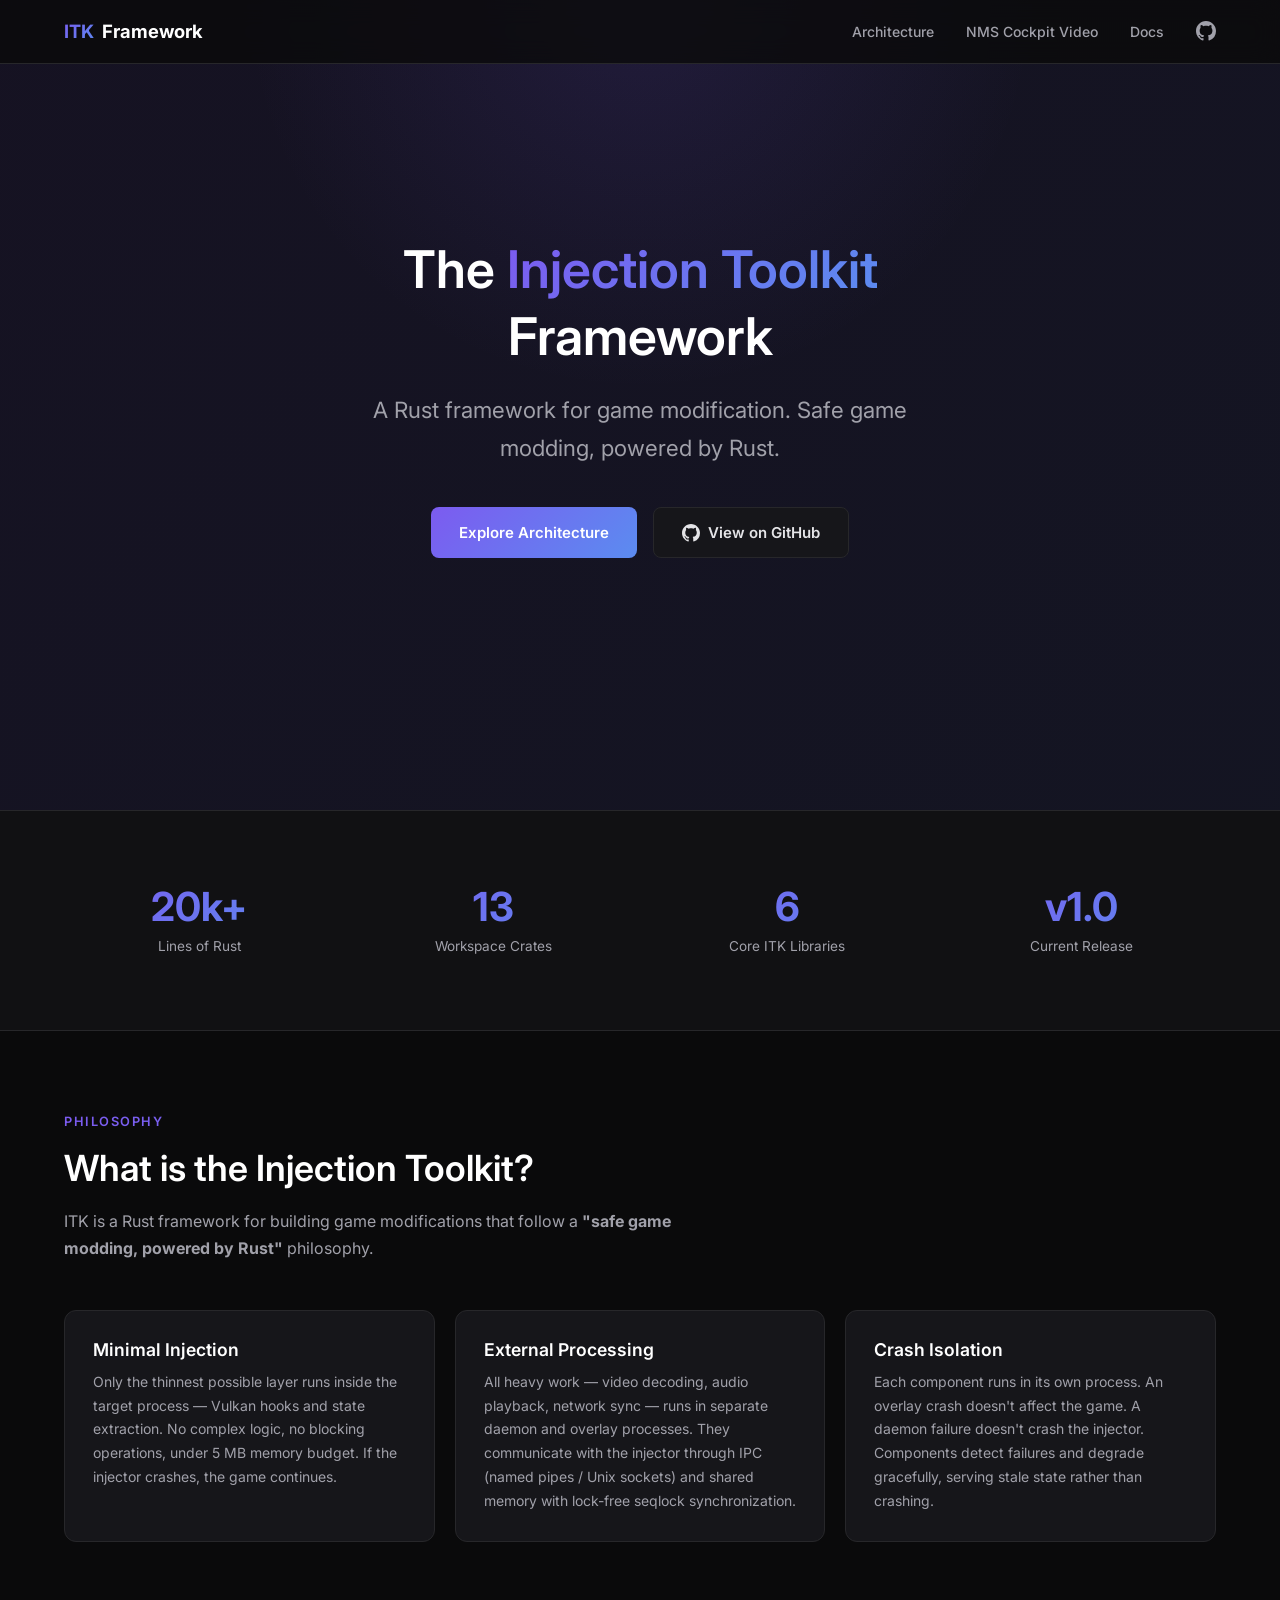
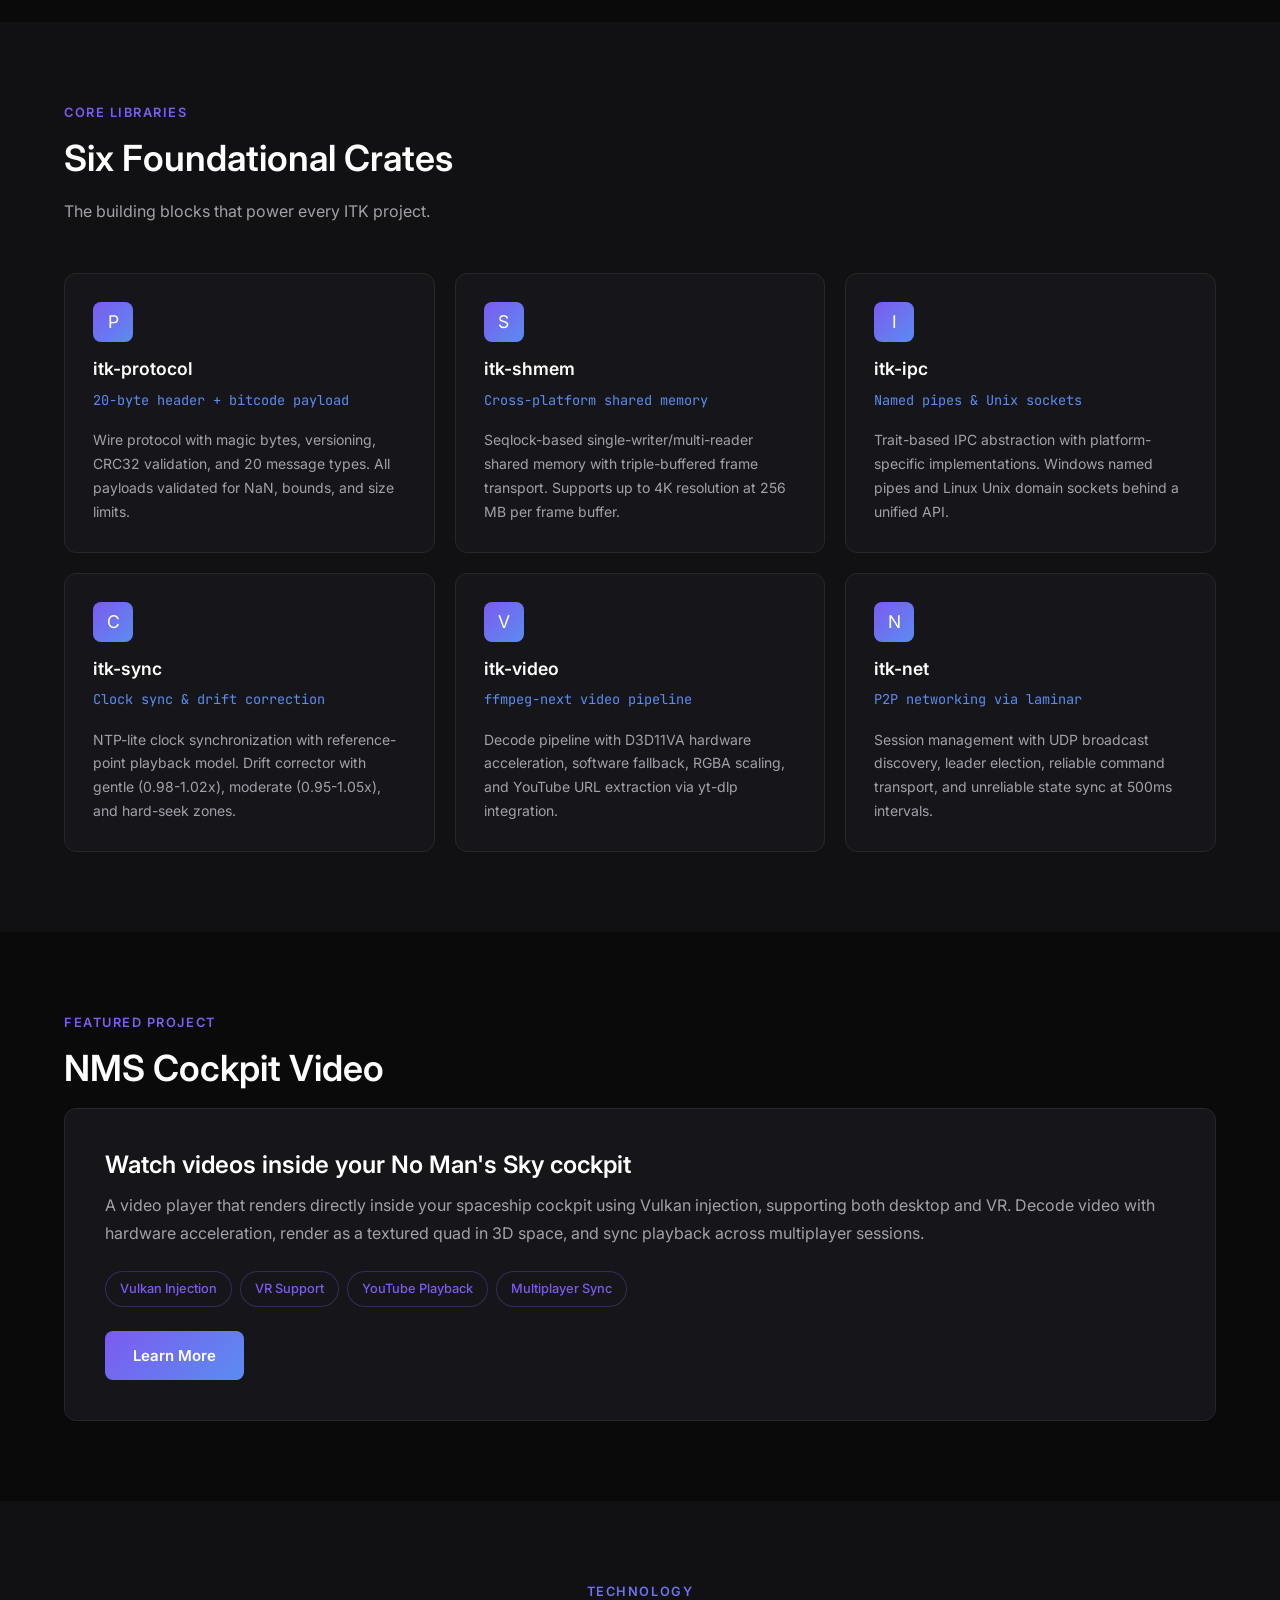
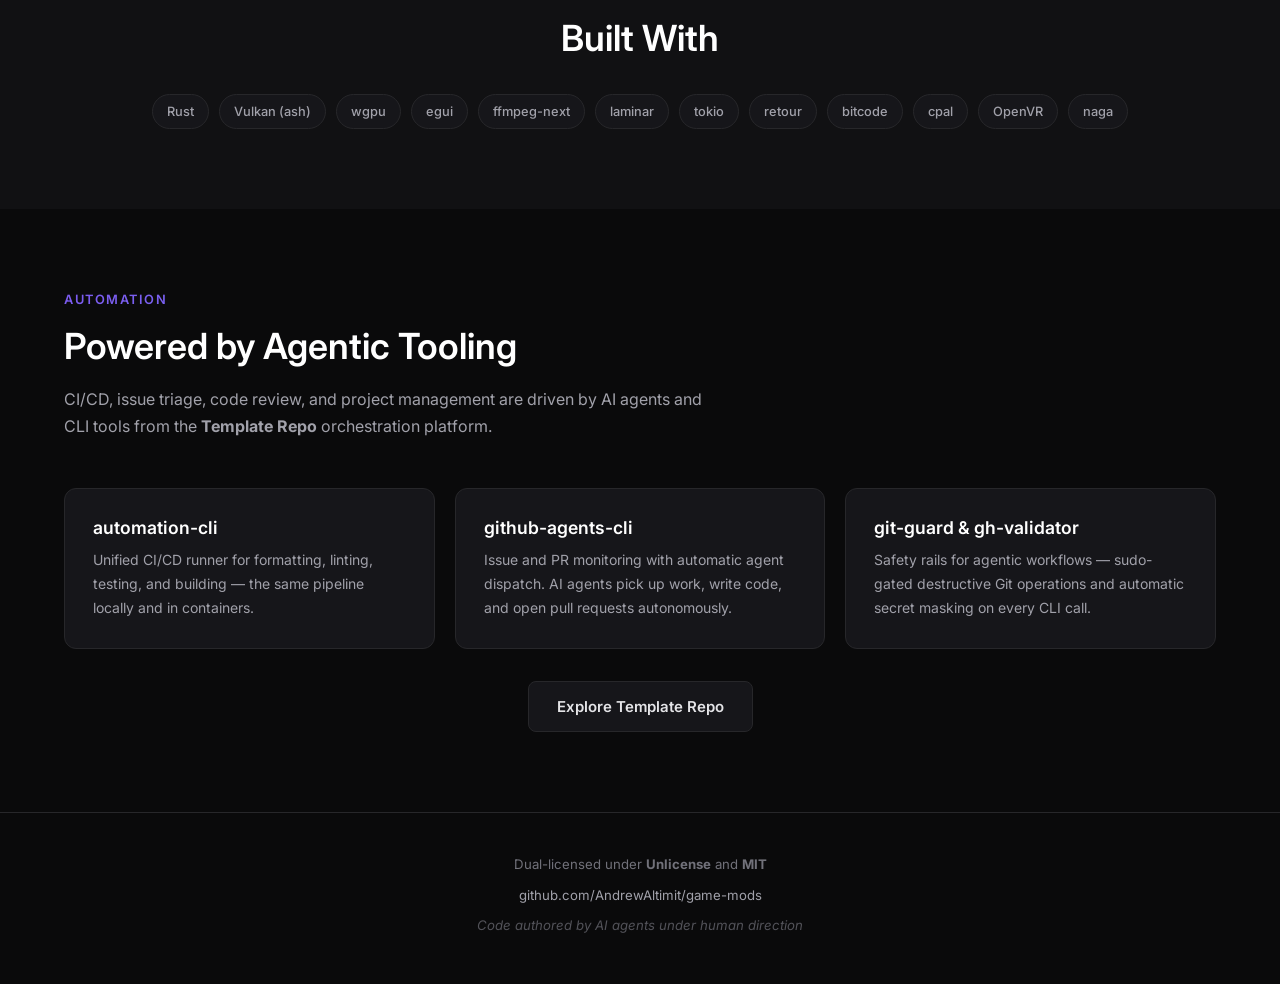
<file: site/index.html>
<!DOCTYPE html>
<html lang="en">
<head>
  <meta charset="UTF-8">
  <meta name="viewport" content="width=device-width, initial-scale=1.0">
  <title>ITK — Injection Toolkit Framework</title>
  <meta name="description" content="A Rust framework for game modification. Safe game modding, powered by Rust.">
  <link rel="icon" href="img/favicon.svg" type="image/svg+xml">
  <link rel="stylesheet" href="css/styles.css">
</head>
<body>

  <!-- ── Navigation ──────────────────────────────────────────────── -->
  <nav class="navbar">
    <div class="container">
      <a href="index.html" class="nav-logo"><span>ITK</span> Framework</a>
      <div class="nav-links">
        <a href="architecture.html">Architecture</a>
        <a href="nms-cockpit-video.html">NMS Cockpit Video</a>
        <a href="docs.html">Docs</a>
        <a href="https://github.com/AndrewAltimit/game-mods" class="github-link" target="_blank" rel="noopener">
          <svg viewBox="0 0 16 16" aria-label="GitHub"><path d="M8 0C3.58 0 0 3.58 0 8c0 3.54 2.29 6.53 5.47 7.59.4.07.55-.17.55-.38 0-.19-.01-.82-.01-1.49-2.01.37-2.53-.49-2.69-.94-.09-.23-.48-.94-.82-1.13-.28-.15-.68-.52-.01-.53.63-.01 1.08.58 1.23.82.72 1.21 1.87.87 2.33.66.07-.52.28-.87.51-1.07-1.78-.2-3.64-.89-3.64-3.95 0-.87.31-1.59.82-2.15-.08-.2-.36-1.02.08-2.12 0 0 .67-.21 2.2.82.64-.18 1.32-.27 2-.27s1.36.09 2 .27c1.53-1.04 2.2-.82 2.2-.82.44 1.1.16 1.92.08 2.12.51.56.82 1.27.82 2.15 0 3.07-1.87 3.75-3.65 3.95.29.25.54.73.54 1.48 0 1.07-.01 1.93-.01 2.2 0 .21.15.46.55.38A8.01 8.01 0 0016 8c0-4.42-3.58-8-8-8z"/></svg>
        </a>
      </div>
      <button class="hamburger" aria-label="Toggle navigation">
        <span></span><span></span><span></span>
      </button>
    </div>
  </nav>

  <div class="nav-overlay">
    <a href="index.html">Home</a>
    <a href="architecture.html">Architecture</a>
    <a href="nms-cockpit-video.html">NMS Cockpit Video</a>
    <a href="docs.html">Docs</a>
    <a href="https://github.com/AndrewAltimit/game-mods" target="_blank" rel="noopener">GitHub</a>
  </div>

  <!-- ── Hero ────────────────────────────────────────────────────── -->
  <section class="hero animated-gradient">
    <div class="container hero-content">
      <h1 class="fade-in">The <span class="gradient">Injection Toolkit</span><br>Framework</h1>
      <p class="hero-tagline fade-in">A Rust framework for game modification. Safe game modding, powered by Rust.</p>
      <div class="hero-ctas fade-in">
        <a href="architecture.html" class="btn btn-primary">Explore Architecture</a>
        <a href="https://github.com/AndrewAltimit/game-mods" class="btn btn-secondary" target="_blank" rel="noopener">
          <svg width="18" height="18" viewBox="0 0 16 16" fill="currentColor"><path d="M8 0C3.58 0 0 3.58 0 8c0 3.54 2.29 6.53 5.47 7.59.4.07.55-.17.55-.38 0-.19-.01-.82-.01-1.49-2.01.37-2.53-.49-2.69-.94-.09-.23-.48-.94-.82-1.13-.28-.15-.68-.52-.01-.53.63-.01 1.08.58 1.23.82.72 1.21 1.87.87 2.33.66.07-.52.28-.87.51-1.07-1.78-.2-3.64-.89-3.64-3.95 0-.87.31-1.59.82-2.15-.08-.2-.36-1.02.08-2.12 0 0 .67-.21 2.2.82.64-.18 1.32-.27 2-.27s1.36.09 2 .27c1.53-1.04 2.2-.82 2.2-.82.44 1.1.16 1.92.08 2.12.51.56.82 1.27.82 2.15 0 3.07-1.87 3.75-3.65 3.95.29.25.54.73.54 1.48 0 1.07-.01 1.93-.01 2.2 0 .21.15.46.55.38A8.01 8.01 0 0016 8c0-4.42-3.58-8-8-8z"/></svg>
          View on GitHub
        </a>
      </div>
    </div>
  </section>

  <!-- ── Stats Strip ─────────────────────────────────────────────── -->
  <section class="stats-strip">
    <div class="container">
      <div class="stats-grid">
        <div class="stat-card fade-in">
          <div class="stat-value">20k+</div>
          <div class="stat-label">Lines of Rust</div>
        </div>
        <div class="stat-card fade-in">
          <div class="stat-value">13</div>
          <div class="stat-label">Workspace Crates</div>
        </div>
        <div class="stat-card fade-in">
          <div class="stat-value">6</div>
          <div class="stat-label">Core ITK Libraries</div>
        </div>
        <div class="stat-card fade-in">
          <div class="stat-value">v1.0</div>
          <div class="stat-label">Current Release</div>
        </div>
      </div>
    </div>
  </section>

  <!-- ── What is ITK? ────────────────────────────────────────────── -->
  <section>
    <div class="container">
      <div class="section-label fade-in">Philosophy</div>
      <h2 class="section-title fade-in">What is the Injection Toolkit?</h2>
      <div class="section-desc fade-in">
        <p>ITK is a Rust framework for building game modifications that follow a <strong>"safe game modding, powered by Rust"</strong> philosophy.</p>
      </div>
      <div class="card-grid">
        <div class="card fade-in">
          <h3>Minimal Injection</h3>
          <p>Only the thinnest possible layer runs inside the target process &mdash; Vulkan hooks and state extraction. No complex logic, no blocking operations, under 5 MB memory budget. If the injector crashes, the game continues.</p>
        </div>
        <div class="card fade-in">
          <h3>External Processing</h3>
          <p>All heavy work &mdash; video decoding, audio playback, network sync &mdash; runs in separate daemon and overlay processes. They communicate with the injector through IPC (named pipes / Unix sockets) and shared memory with lock-free seqlock synchronization.</p>
        </div>
        <div class="card fade-in">
          <h3>Crash Isolation</h3>
          <p>Each component runs in its own process. An overlay crash doesn't affect the game. A daemon failure doesn't crash the injector. Components detect failures and degrade gracefully, serving stale state rather than crashing.</p>
        </div>
      </div>
    </div>
  </section>

  <!-- ── Core Libraries ──────────────────────────────────────────── -->
  <section style="background: var(--bg-raised);">
    <div class="container">
      <div class="section-label fade-in">Core Libraries</div>
      <h2 class="section-title fade-in">Six Foundational Crates</h2>
      <p class="section-desc fade-in">The building blocks that power every ITK project.</p>
      <div class="card-grid">
        <div class="card fade-in">
          <div class="card-icon">P</div>
          <h3>itk-protocol</h3>
          <p class="mono mb-2">20-byte header + bitcode payload</p>
          <p>Wire protocol with magic bytes, versioning, CRC32 validation, and 20 message types. All payloads validated for NaN, bounds, and size limits.</p>
        </div>
        <div class="card fade-in">
          <div class="card-icon">S</div>
          <h3>itk-shmem</h3>
          <p class="mono mb-2">Cross-platform shared memory</p>
          <p>Seqlock-based single-writer/multi-reader shared memory with triple-buffered frame transport. Supports up to 4K resolution at 256 MB per frame buffer.</p>
        </div>
        <div class="card fade-in">
          <div class="card-icon">I</div>
          <h3>itk-ipc</h3>
          <p class="mono mb-2">Named pipes &amp; Unix sockets</p>
          <p>Trait-based IPC abstraction with platform-specific implementations. Windows named pipes and Linux Unix domain sockets behind a unified API.</p>
        </div>
        <div class="card fade-in">
          <div class="card-icon">C</div>
          <h3>itk-sync</h3>
          <p class="mono mb-2">Clock sync &amp; drift correction</p>
          <p>NTP-lite clock synchronization with reference-point playback model. Drift corrector with gentle (0.98-1.02x), moderate (0.95-1.05x), and hard-seek zones.</p>
        </div>
        <div class="card fade-in">
          <div class="card-icon">V</div>
          <h3>itk-video</h3>
          <p class="mono mb-2">ffmpeg-next video pipeline</p>
          <p>Decode pipeline with D3D11VA hardware acceleration, software fallback, RGBA scaling, and YouTube URL extraction via yt-dlp integration.</p>
        </div>
        <div class="card fade-in">
          <div class="card-icon">N</div>
          <h3>itk-net</h3>
          <p class="mono mb-2">P2P networking via laminar</p>
          <p>Session management with UDP broadcast discovery, leader election, reliable command transport, and unreliable state sync at 500ms intervals.</p>
        </div>
      </div>
    </div>
  </section>

  <!-- ── Featured Project ────────────────────────────────────────── -->
  <section>
    <div class="container">
      <div class="section-label fade-in">Featured Project</div>
      <h2 class="section-title fade-in">NMS Cockpit Video</h2>
      <div class="featured-card fade-in">
        <div class="featured-info">
          <h3>Watch videos inside your No Man's Sky cockpit</h3>
          <p>A video player that renders directly inside your spaceship cockpit using Vulkan injection, supporting both desktop and VR. Decode video with hardware acceleration, render as a textured quad in 3D space, and sync playback across multiplayer sessions.</p>
          <div class="feature-list">
            <span class="pill pill-accent">Vulkan Injection</span>
            <span class="pill pill-accent">VR Support</span>
            <span class="pill pill-accent">YouTube Playback</span>
            <span class="pill pill-accent">Multiplayer Sync</span>
          </div>
          <a href="nms-cockpit-video.html" class="btn btn-primary">Learn More</a>
        </div>
      </div>
    </div>
  </section>

  <!-- ── Tech Stack ──────────────────────────────────────────────── -->
  <section style="background: var(--bg-raised);">
    <div class="container text-center">
      <div class="section-label fade-in">Technology</div>
      <h2 class="section-title fade-in">Built With</h2>
      <div class="pills-wrap mt-4 fade-in">
        <span class="pill">Rust</span>
        <span class="pill">Vulkan (ash)</span>
        <span class="pill">wgpu</span>
        <span class="pill">egui</span>
        <span class="pill">ffmpeg-next</span>
        <span class="pill">laminar</span>
        <span class="pill">tokio</span>
        <span class="pill">retour</span>
        <span class="pill">bitcode</span>
        <span class="pill">cpal</span>
        <span class="pill">OpenVR</span>
        <span class="pill">naga</span>
      </div>
    </div>
  </section>

  <!-- ── Agentic Automation ─────────────────────────────────────── -->
  <section>
    <div class="container">
      <div class="section-label fade-in">Automation</div>
      <h2 class="section-title fade-in">Powered by Agentic Tooling</h2>
      <div class="section-desc fade-in">
        <p>CI/CD, issue triage, code review, and project management are driven by AI agents and CLI tools from the <strong>Template Repo</strong> orchestration platform.</p>
      </div>
      <div class="card-grid">
        <div class="card fade-in">
          <h3>automation-cli</h3>
          <p>Unified CI/CD runner for formatting, linting, testing, and building &mdash; the same pipeline locally and in containers.</p>
        </div>
        <div class="card fade-in">
          <h3>github-agents-cli</h3>
          <p>Issue and PR monitoring with automatic agent dispatch. AI agents pick up work, write code, and open pull requests autonomously.</p>
        </div>
        <div class="card fade-in">
          <h3>git-guard &amp; gh-validator</h3>
          <p>Safety rails for agentic workflows &mdash; sudo-gated destructive Git operations and automatic secret masking on every CLI call.</p>
        </div>
      </div>
      <div class="text-center mt-4 fade-in">
        <a href="https://andrewaltimit.github.io/template-repo/" class="btn btn-secondary" target="_blank" rel="noopener">Explore Template Repo</a>
      </div>
    </div>
  </section>

  <!-- ── Footer ──────────────────────────────────────────────────── -->
  <footer class="footer">
    <div class="container">
      <p>Dual-licensed under <strong>Unlicense</strong> and <strong>MIT</strong></p>
      <p><a href="https://github.com/AndrewAltimit/game-mods" target="_blank" rel="noopener">github.com/AndrewAltimit/game-mods</a></p>
      <p class="footer-ai">Code authored by AI agents under human direction</p>
    </div>
  </footer>

  <script src="js/main.js"></script>
</body>
</html>
</file>
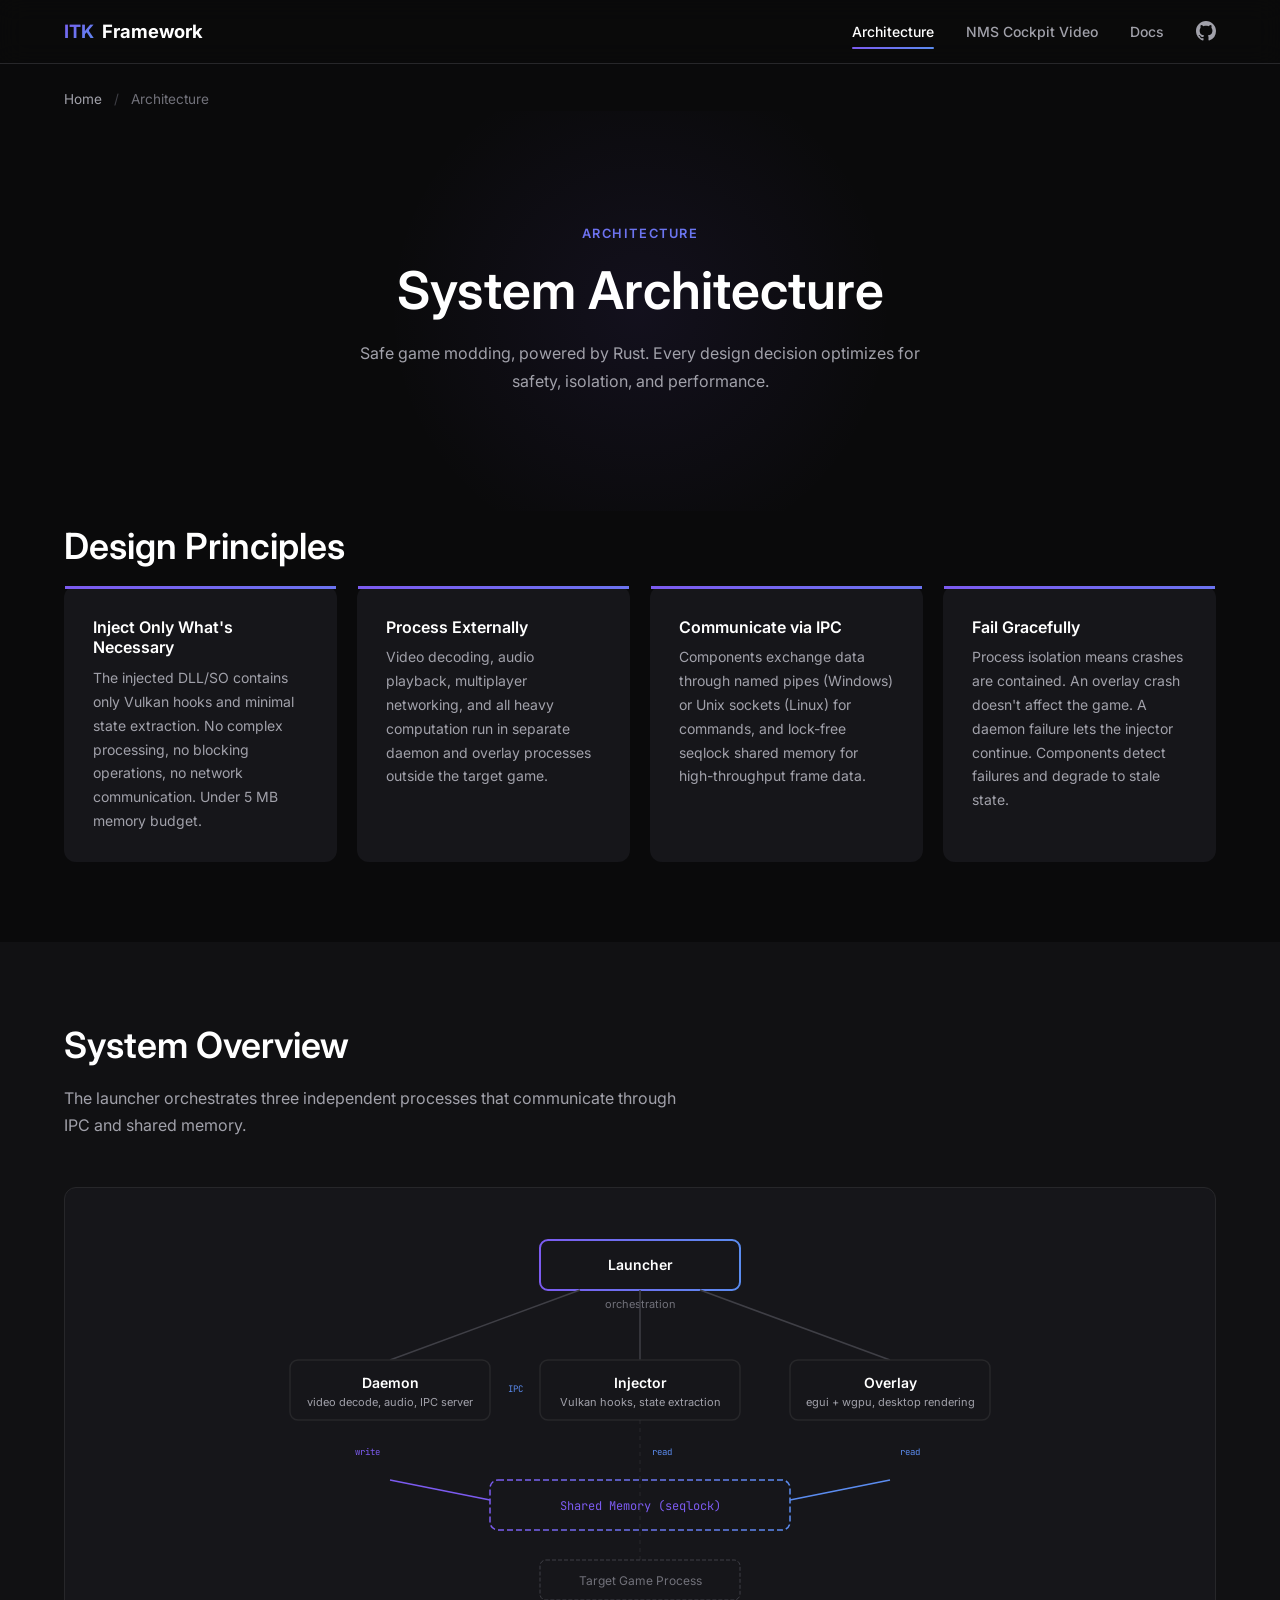
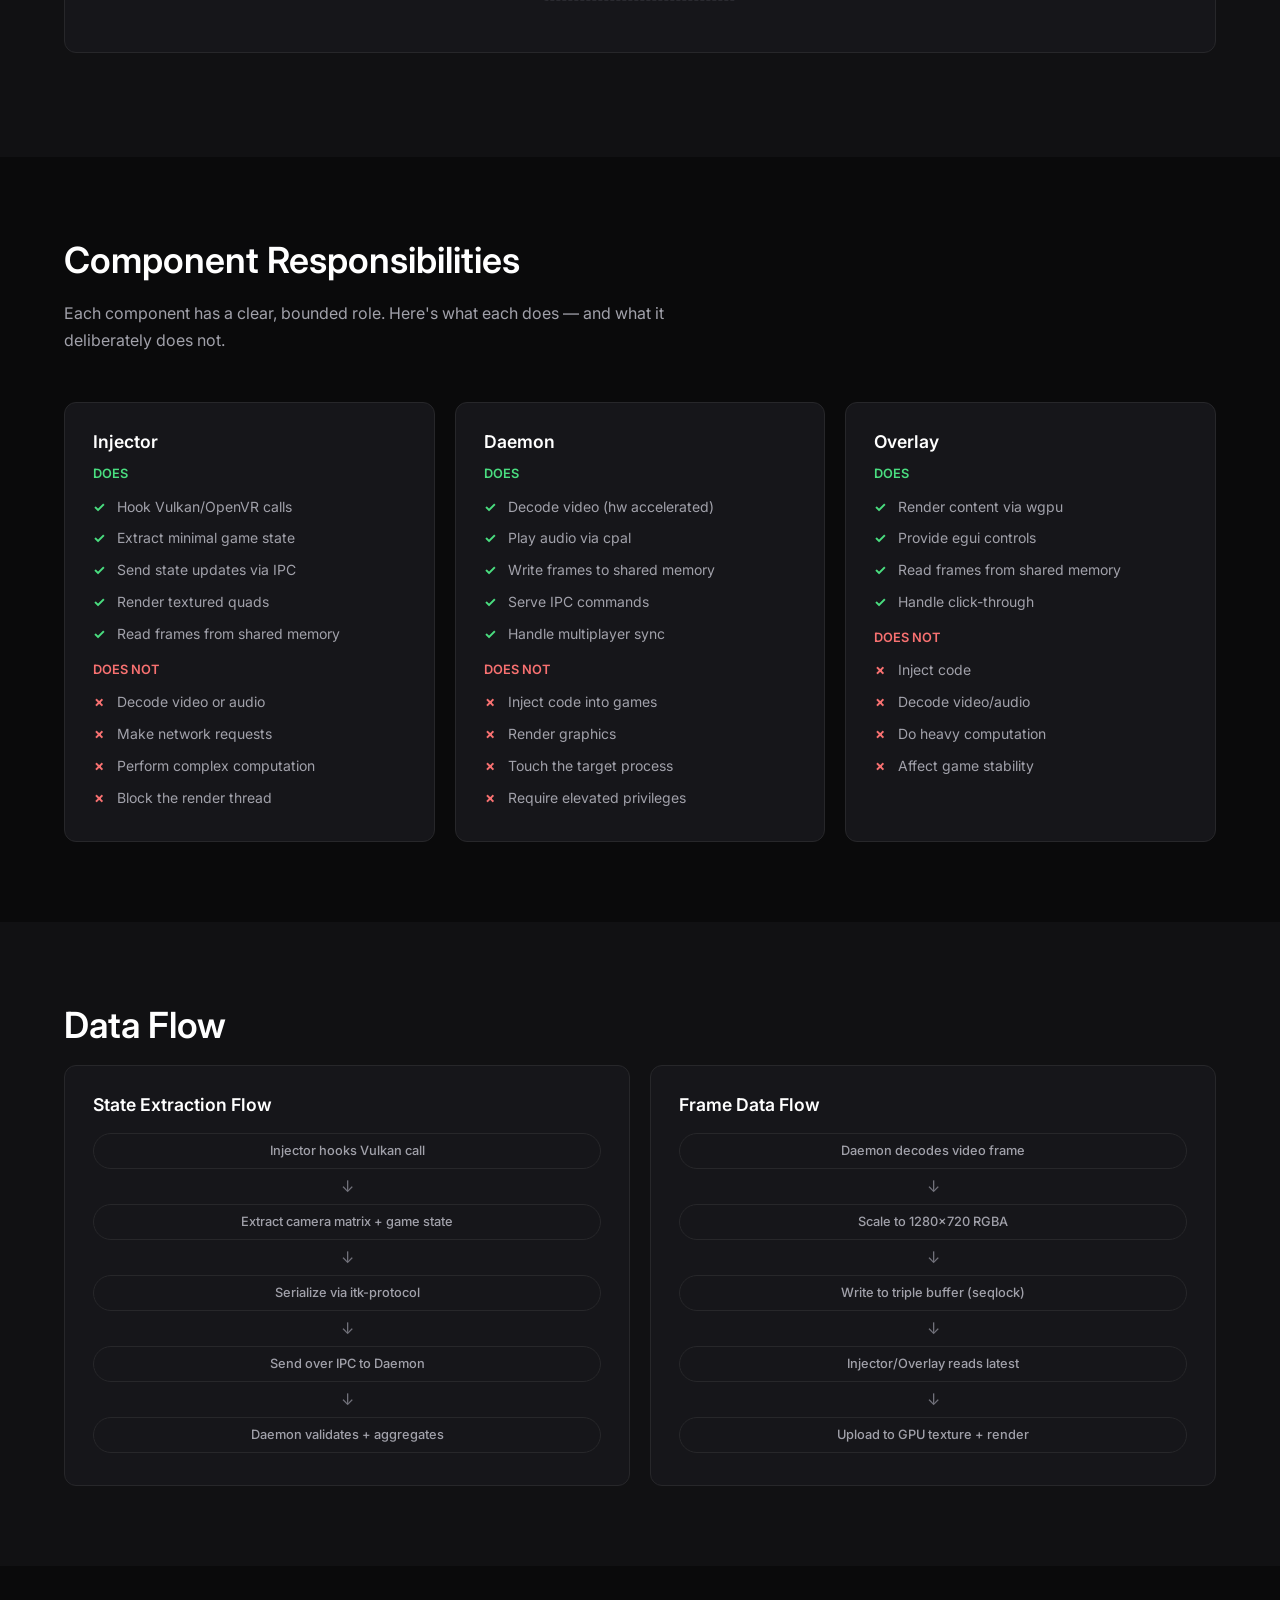
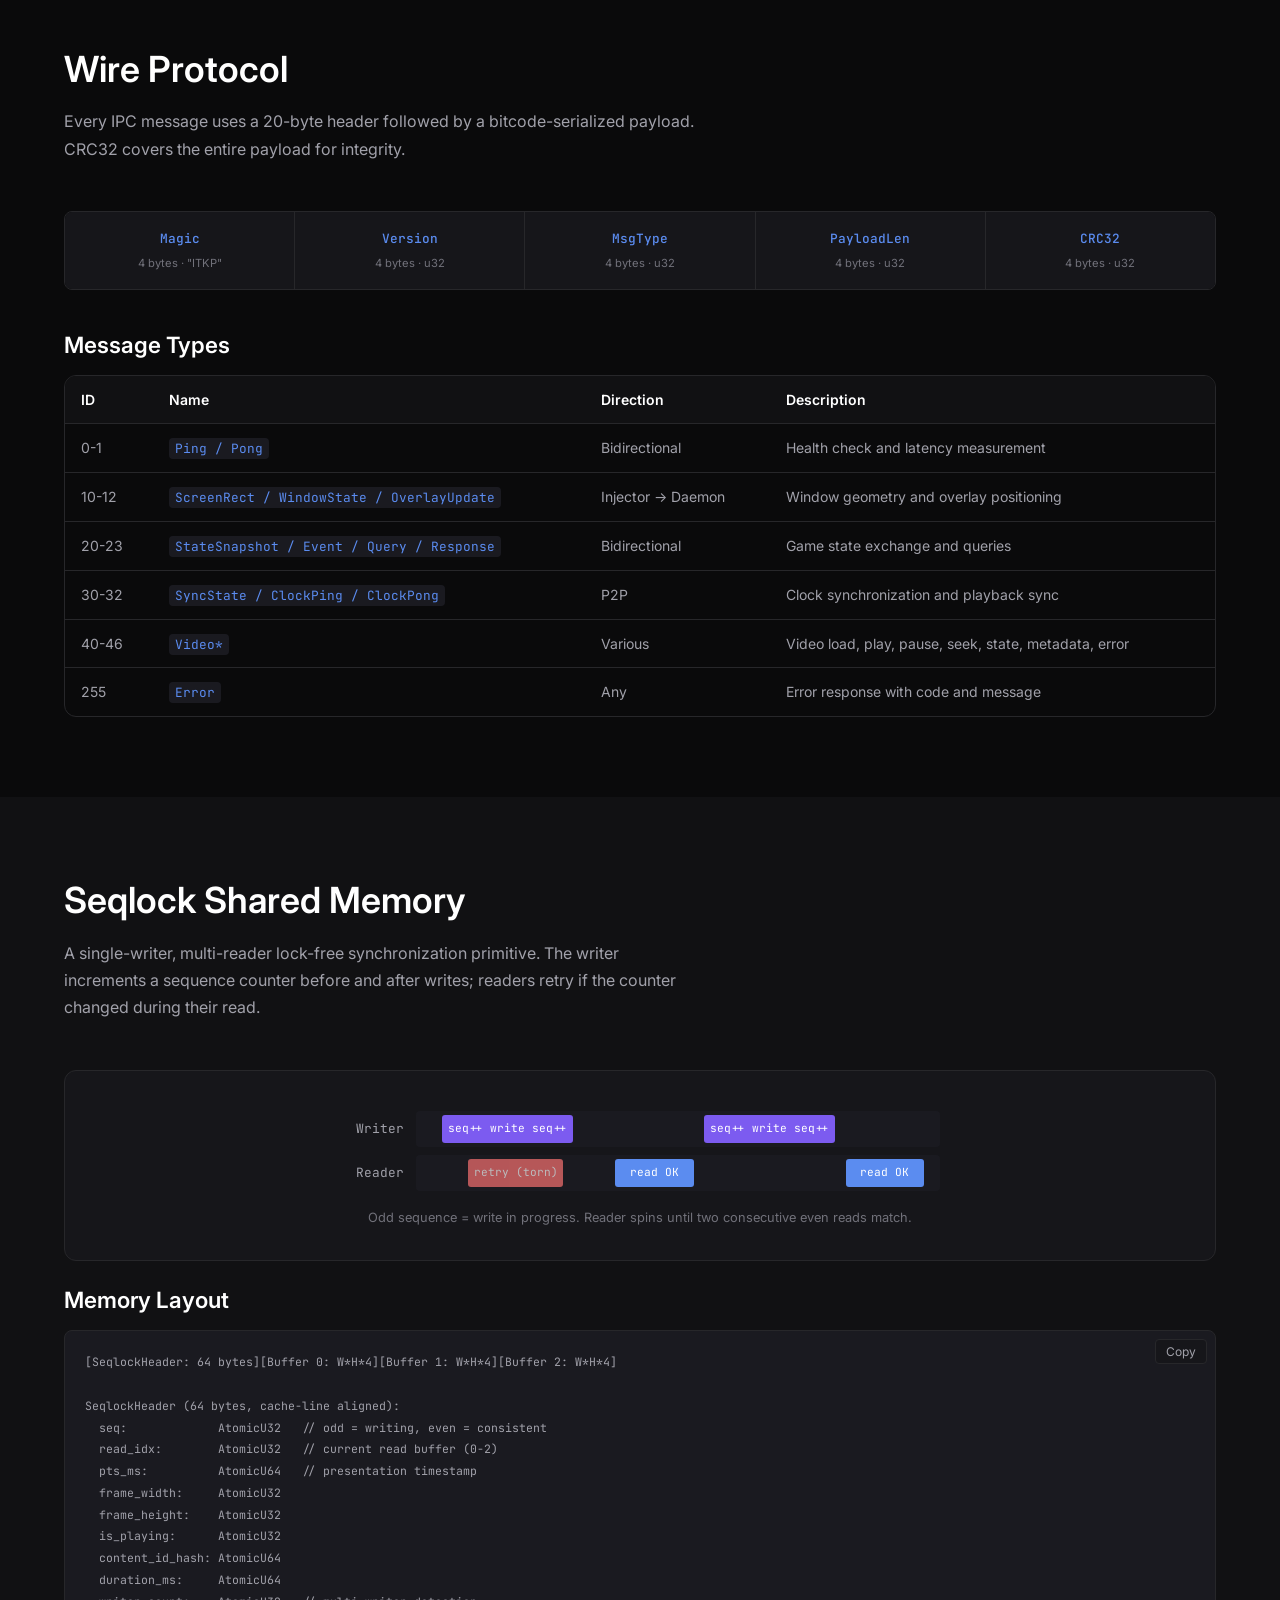
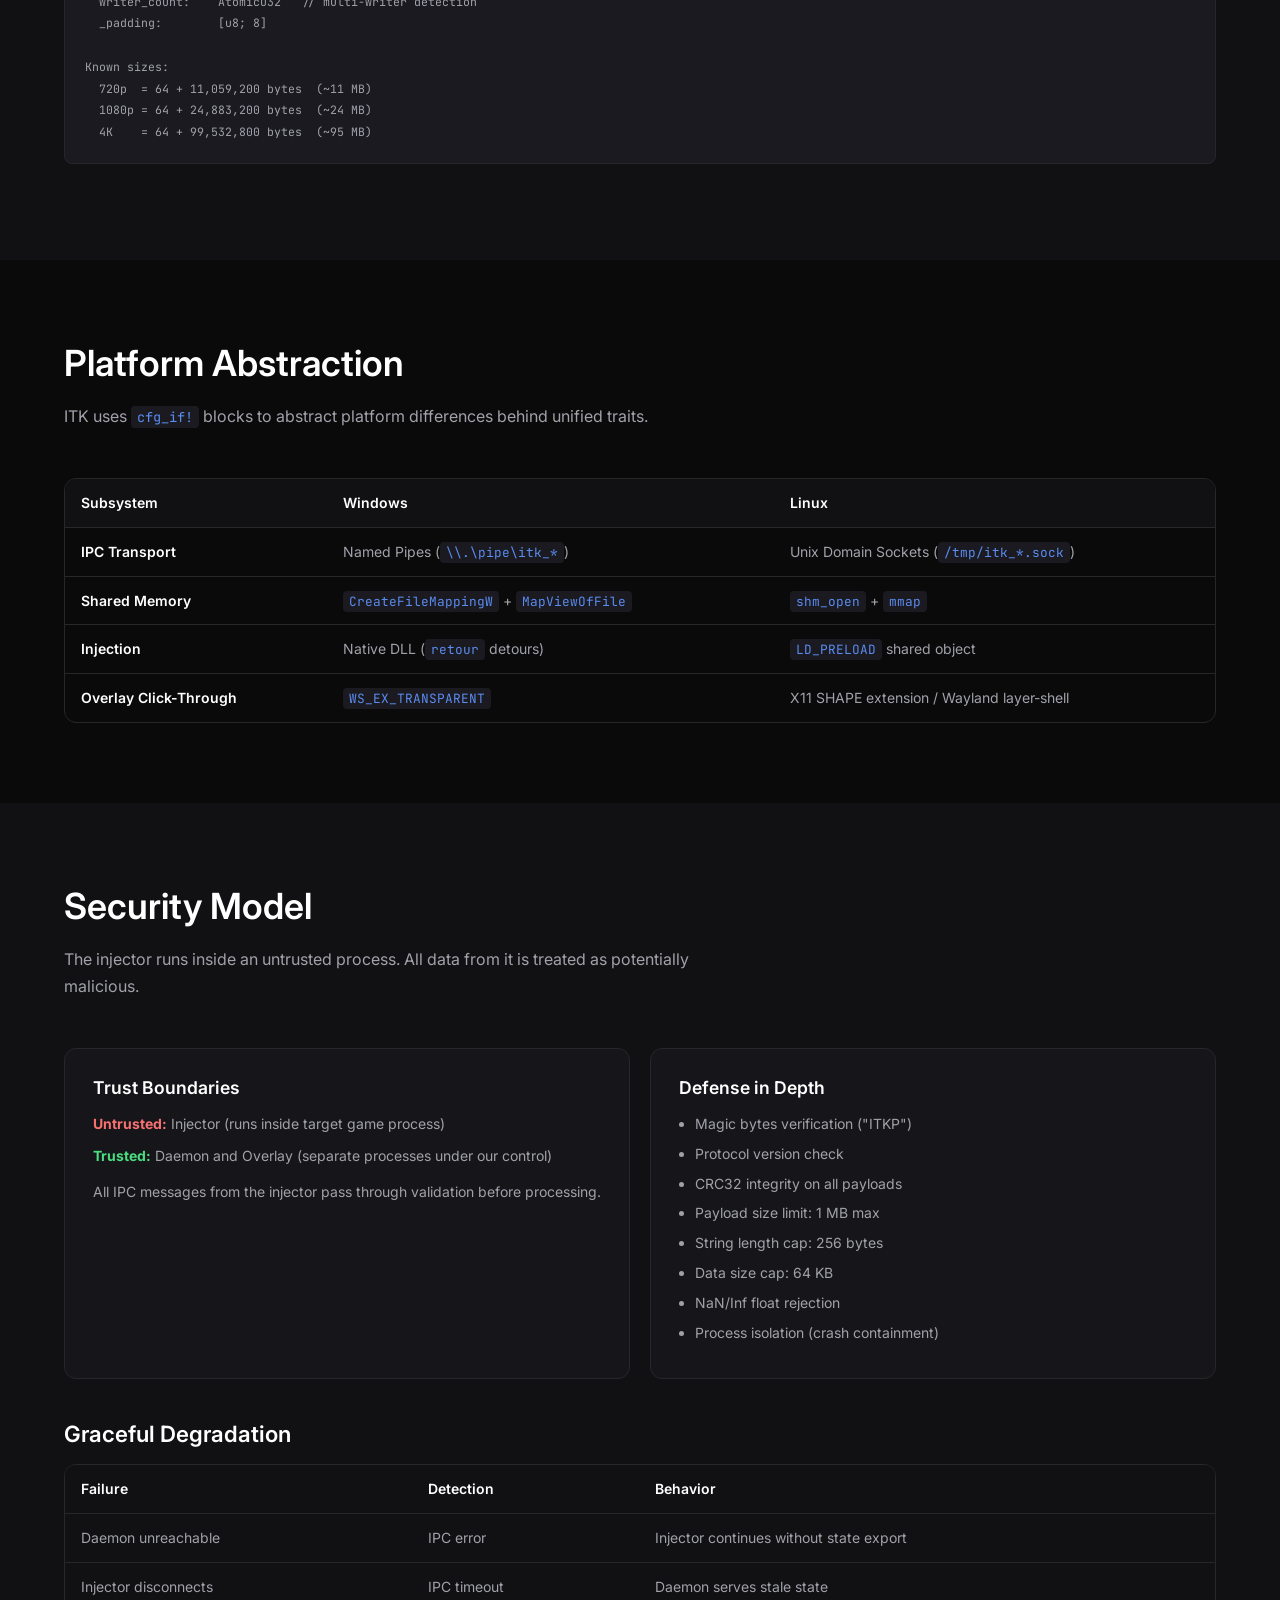
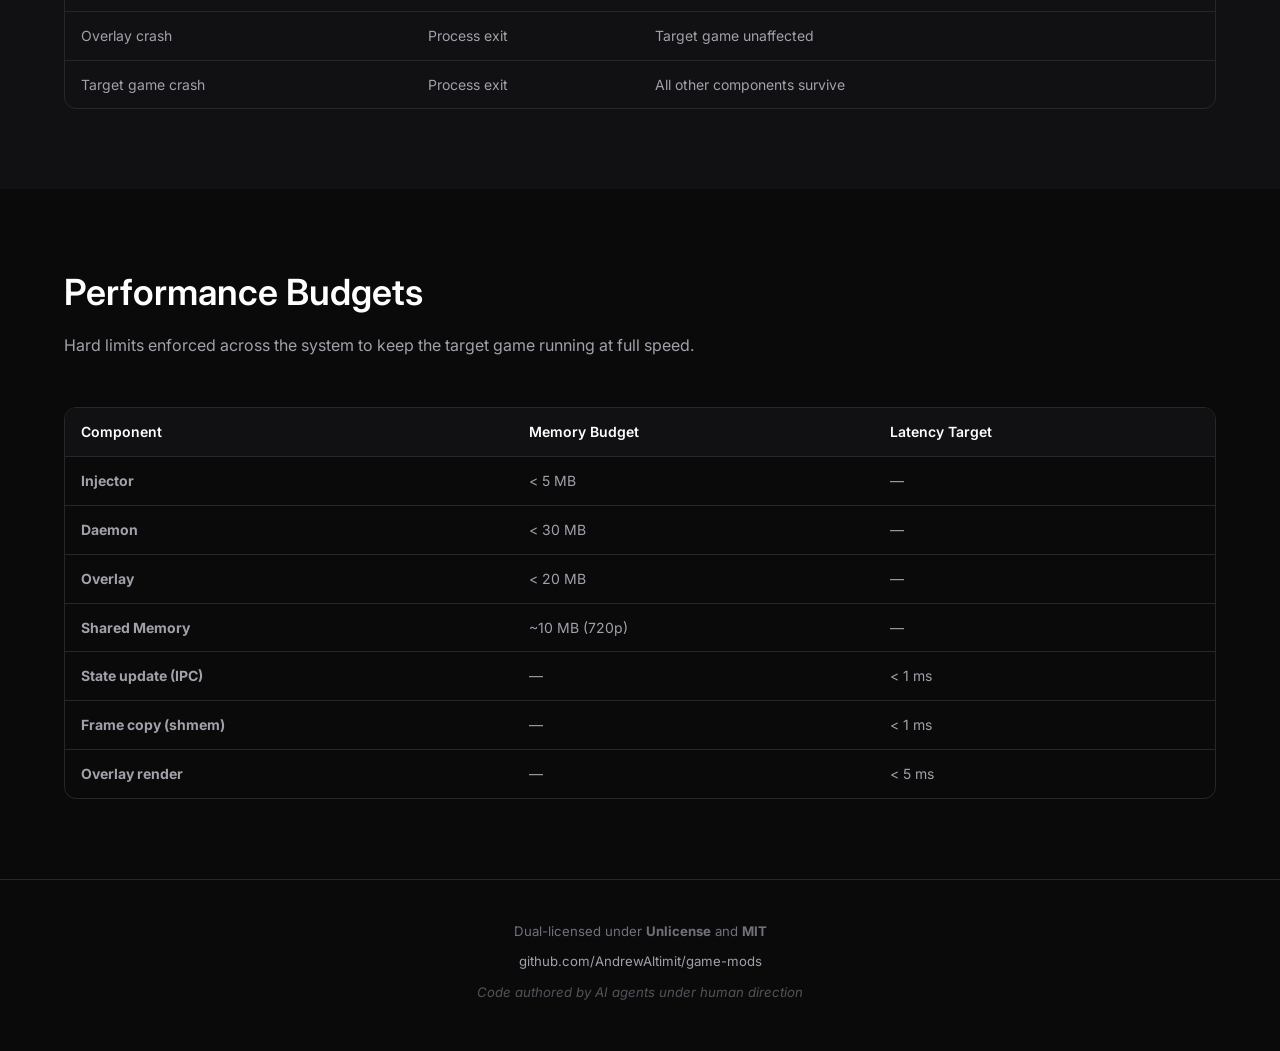
<file: site/architecture.html>
<!DOCTYPE html>
<html lang="en">
<head>
  <meta charset="UTF-8">
  <meta name="viewport" content="width=device-width, initial-scale=1.0">
  <title>Architecture — ITK Framework</title>
  <meta name="description" content="Deep-dive into the ITK framework architecture: minimal injection, external processing, IPC, and shared memory.">
  <link rel="icon" href="img/favicon.svg" type="image/svg+xml">
  <link rel="stylesheet" href="css/styles.css">
</head>
<body>

  <!-- ── Navigation ──────────────────────────────────────────────── -->
  <nav class="navbar">
    <div class="container">
      <a href="index.html" class="nav-logo"><span>ITK</span> Framework</a>
      <div class="nav-links">
        <a href="architecture.html" class="active">Architecture</a>
        <a href="nms-cockpit-video.html">NMS Cockpit Video</a>
        <a href="docs.html">Docs</a>
        <a href="https://github.com/AndrewAltimit/game-mods" class="github-link" target="_blank" rel="noopener">
          <svg viewBox="0 0 16 16" aria-label="GitHub"><path d="M8 0C3.58 0 0 3.58 0 8c0 3.54 2.29 6.53 5.47 7.59.4.07.55-.17.55-.38 0-.19-.01-.82-.01-1.49-2.01.37-2.53-.49-2.69-.94-.09-.23-.48-.94-.82-1.13-.28-.15-.68-.52-.01-.53.63-.01 1.08.58 1.23.82.72 1.21 1.87.87 2.33.66.07-.52.28-.87.51-1.07-1.78-.2-3.64-.89-3.64-3.95 0-.87.31-1.59.82-2.15-.08-.2-.36-1.02.08-2.12 0 0 .67-.21 2.2.82.64-.18 1.32-.27 2-.27s1.36.09 2 .27c1.53-1.04 2.2-.82 2.2-.82.44 1.1.16 1.92.08 2.12.51.56.82 1.27.82 2.15 0 3.07-1.87 3.75-3.65 3.95.29.25.54.73.54 1.48 0 1.07-.01 1.93-.01 2.2 0 .21.15.46.55.38A8.01 8.01 0 0016 8c0-4.42-3.58-8-8-8z"/></svg>
        </a>
      </div>
      <button class="hamburger" aria-label="Toggle navigation">
        <span></span><span></span><span></span>
      </button>
    </div>
  </nav>

  <div class="nav-overlay">
    <a href="index.html">Home</a>
    <a href="architecture.html">Architecture</a>
    <a href="nms-cockpit-video.html">NMS Cockpit Video</a>
    <a href="docs.html">Docs</a>
    <a href="https://github.com/AndrewAltimit/game-mods" target="_blank" rel="noopener">GitHub</a>
  </div>

  <!-- ── Breadcrumbs ─────────────────────────────────────────────── -->
  <div class="breadcrumbs container">
    <a href="index.html">Home</a> <span>/</span> Architecture
  </div>

  <!-- ── Page Header ─────────────────────────────────────────────── -->
  <section class="page-header">
    <div class="container">
      <div class="section-label fade-in">Architecture</div>
      <h1 class="fade-in">System Architecture</h1>
      <p class="fade-in">Safe game modding, powered by Rust. Every design decision optimizes for safety, isolation, and performance.</p>
    </div>
  </section>

  <!-- ── Design Philosophy ───────────────────────────────────────── -->
  <section>
    <div class="container">
      <h2 class="section-title fade-in">Design Principles</h2>
      <div class="principle-grid">
        <div class="principle-card fade-in">
          <h3>Inject Only What's Necessary</h3>
          <p>The injected DLL/SO contains only Vulkan hooks and minimal state extraction. No complex processing, no blocking operations, no network communication. Under 5 MB memory budget.</p>
        </div>
        <div class="principle-card fade-in">
          <h3>Process Externally</h3>
          <p>Video decoding, audio playback, multiplayer networking, and all heavy computation run in separate daemon and overlay processes outside the target game.</p>
        </div>
        <div class="principle-card fade-in">
          <h3>Communicate via IPC</h3>
          <p>Components exchange data through named pipes (Windows) or Unix sockets (Linux) for commands, and lock-free seqlock shared memory for high-throughput frame data.</p>
        </div>
        <div class="principle-card fade-in">
          <h3>Fail Gracefully</h3>
          <p>Process isolation means crashes are contained. An overlay crash doesn't affect the game. A daemon failure lets the injector continue. Components detect failures and degrade to stale state.</p>
        </div>
      </div>
    </div>
  </section>

  <!-- ── System Overview Diagram ─────────────────────────────────── -->
  <section style="background: var(--bg-raised);">
    <div class="container">
      <h2 class="section-title fade-in">System Overview</h2>
      <p class="section-desc fade-in">The launcher orchestrates three independent processes that communicate through IPC and shared memory.</p>
      <div class="diagram-wrap fade-in">
        <svg viewBox="0 0 800 400" xmlns="http://www.w3.org/2000/svg" style="max-width: 800px;">
          <defs>
            <linearGradient id="grad1" x1="0%" y1="0%" x2="100%" y2="0%">
              <stop offset="0%" stop-color="#7c5bf0"/>
              <stop offset="100%" stop-color="#5b8cf0"/>
            </linearGradient>
            <filter id="glow">
              <feGaussianBlur stdDeviation="2" result="blur"/>
              <feMerge><feMergeNode in="blur"/><feMergeNode in="SourceGraphic"/></feMerge>
            </filter>
          </defs>

          <!-- Launcher box -->
          <rect x="300" y="20" width="200" height="50" rx="8" fill="none" stroke="url(#grad1)" stroke-width="2"/>
          <text x="400" y="50" text-anchor="middle" fill="#fff" font-family="Inter, sans-serif" font-size="14" font-weight="600">Launcher</text>
          <text x="400" y="88" text-anchor="middle" fill="#71717a" font-family="Inter, sans-serif" font-size="11">orchestration</text>

          <!-- Connecting lines from launcher -->
          <line x1="340" y1="70" x2="150" y2="140" stroke="#3f3f46" stroke-width="1.5"/>
          <line x1="400" y1="70" x2="400" y2="140" stroke="#3f3f46" stroke-width="1.5"/>
          <line x1="460" y1="70" x2="650" y2="140" stroke="#3f3f46" stroke-width="1.5"/>

          <!-- Daemon box -->
          <rect x="50" y="140" width="200" height="60" rx="8" fill="#16161a" stroke="#27272a" stroke-width="1.5"/>
          <text x="150" y="168" text-anchor="middle" fill="#fff" font-family="Inter, sans-serif" font-size="14" font-weight="600">Daemon</text>
          <text x="150" y="186" text-anchor="middle" fill="#a1a1aa" font-family="Inter, sans-serif" font-size="11">video decode, audio, IPC server</text>

          <!-- Injector box -->
          <rect x="300" y="140" width="200" height="60" rx="8" fill="#16161a" stroke="#27272a" stroke-width="1.5"/>
          <text x="400" y="168" text-anchor="middle" fill="#fff" font-family="Inter, sans-serif" font-size="14" font-weight="600">Injector</text>
          <text x="400" y="186" text-anchor="middle" fill="#a1a1aa" font-family="Inter, sans-serif" font-size="11">Vulkan hooks, state extraction</text>

          <!-- Overlay box -->
          <rect x="550" y="140" width="200" height="60" rx="8" fill="#16161a" stroke="#27272a" stroke-width="1.5"/>
          <text x="650" y="168" text-anchor="middle" fill="#fff" font-family="Inter, sans-serif" font-size="14" font-weight="600">Overlay</text>
          <text x="650" y="186" text-anchor="middle" fill="#a1a1aa" font-family="Inter, sans-serif" font-size="11">egui + wgpu, desktop rendering</text>

          <!-- Shared Memory block -->
          <rect x="250" y="260" width="300" height="50" rx="8" fill="none" stroke="url(#grad1)" stroke-width="1.5" stroke-dasharray="6 3"/>
          <text x="400" y="290" text-anchor="middle" fill="#7c5bf0" font-family="JetBrains Mono, monospace" font-size="12">Shared Memory (seqlock)</text>

          <!-- IPC arrows -->
          <line x1="250" y1="180" x2="300" y2="180" stroke="#5b8cf0" stroke-width="1.5" class="flow-line" filter="url(#glow)"/>
          <text x="275" y="172" text-anchor="middle" fill="#5b8cf0" font-family="JetBrains Mono, monospace" font-size="9">IPC</text>

          <!-- Shmem arrows -->
          <line x1="150" y1="200" x2="150" y2="260" stroke="#7c5bf0" stroke-width="1.5" class="flow-line" filter="url(#glow)"/>
          <line x1="150" y1="260" x2="250" y2="280" stroke="#7c5bf0" stroke-width="1.5"/>
          <text x="140" y="235" text-anchor="end" fill="#7c5bf0" font-family="JetBrains Mono, monospace" font-size="9">write</text>

          <line x1="650" y1="200" x2="650" y2="260" stroke="#5b8cf0" stroke-width="1.5" class="flow-line" filter="url(#glow)"/>
          <line x1="650" y1="260" x2="550" y2="280" stroke="#5b8cf0" stroke-width="1.5"/>
          <text x="660" y="235" fill="#5b8cf0" font-family="JetBrains Mono, monospace" font-size="9">read</text>

          <line x1="400" y1="200" x2="400" y2="260" stroke="#5b8cf0" stroke-width="1.5" class="flow-line" filter="url(#glow)"/>
          <text x="412" y="235" fill="#5b8cf0" font-family="JetBrains Mono, monospace" font-size="9">read</text>

          <!-- Target Game box -->
          <rect x="300" y="340" width="200" height="40" rx="6" fill="none" stroke="#3f3f46" stroke-width="1" stroke-dasharray="4 2"/>
          <text x="400" y="365" text-anchor="middle" fill="#71717a" font-family="Inter, sans-serif" font-size="12">Target Game Process</text>

          <!-- Injector inside game indicator -->
          <line x1="400" y1="200" x2="400" y2="340" stroke="#3f3f46" stroke-width="1" stroke-dasharray="4 4" opacity="0.4"/>
        </svg>
      </div>
    </div>
  </section>

  <!-- ── Component Responsibilities ──────────────────────────────── -->
  <section>
    <div class="container">
      <h2 class="section-title fade-in">Component Responsibilities</h2>
      <p class="section-desc fade-in">Each component has a clear, bounded role. Here's what each does &mdash; and what it deliberately does not.</p>
      <div class="three-col">
        <div class="card fade-in">
          <h3>Injector</h3>
          <h4 style="color: #4ade80; font-size: 0.8rem; margin: 12px 0 8px; font-weight: 600;">DOES</h4>
          <ul class="does-list">
            <li>Hook Vulkan/OpenVR calls</li>
            <li>Extract minimal game state</li>
            <li>Send state updates via IPC</li>
            <li>Render textured quads</li>
            <li>Read frames from shared memory</li>
          </ul>
          <h4 style="color: #f87171; font-size: 0.8rem; margin: 12px 0 8px; font-weight: 600;">DOES NOT</h4>
          <ul class="doesnt-list">
            <li>Decode video or audio</li>
            <li>Make network requests</li>
            <li>Perform complex computation</li>
            <li>Block the render thread</li>
          </ul>
        </div>
        <div class="card fade-in">
          <h3>Daemon</h3>
          <h4 style="color: #4ade80; font-size: 0.8rem; margin: 12px 0 8px; font-weight: 600;">DOES</h4>
          <ul class="does-list">
            <li>Decode video (hw accelerated)</li>
            <li>Play audio via cpal</li>
            <li>Write frames to shared memory</li>
            <li>Serve IPC commands</li>
            <li>Handle multiplayer sync</li>
          </ul>
          <h4 style="color: #f87171; font-size: 0.8rem; margin: 12px 0 8px; font-weight: 600;">DOES NOT</h4>
          <ul class="doesnt-list">
            <li>Inject code into games</li>
            <li>Render graphics</li>
            <li>Touch the target process</li>
            <li>Require elevated privileges</li>
          </ul>
        </div>
        <div class="card fade-in">
          <h3>Overlay</h3>
          <h4 style="color: #4ade80; font-size: 0.8rem; margin: 12px 0 8px; font-weight: 600;">DOES</h4>
          <ul class="does-list">
            <li>Render content via wgpu</li>
            <li>Provide egui controls</li>
            <li>Read frames from shared memory</li>
            <li>Handle click-through</li>
          </ul>
          <h4 style="color: #f87171; font-size: 0.8rem; margin: 12px 0 8px; font-weight: 600;">DOES NOT</h4>
          <ul class="doesnt-list">
            <li>Inject code</li>
            <li>Decode video/audio</li>
            <li>Do heavy computation</li>
            <li>Affect game stability</li>
          </ul>
        </div>
      </div>
    </div>
  </section>

  <!-- ── Data Flow ───────────────────────────────────────────────── -->
  <section style="background: var(--bg-raised);">
    <div class="container">
      <h2 class="section-title fade-in">Data Flow</h2>
      <div class="card-grid">
        <div class="card fade-in">
          <h3>State Extraction Flow</h3>
          <div style="margin-top: 16px;">
            <div class="pill" style="margin: 4px 0; display: block; text-align: center;">Injector hooks Vulkan call</div>
            <div style="text-align: center; color: var(--text-dim);">&darr;</div>
            <div class="pill" style="margin: 4px 0; display: block; text-align: center;">Extract camera matrix + game state</div>
            <div style="text-align: center; color: var(--text-dim);">&darr;</div>
            <div class="pill" style="margin: 4px 0; display: block; text-align: center;">Serialize via itk-protocol</div>
            <div style="text-align: center; color: var(--text-dim);">&darr;</div>
            <div class="pill" style="margin: 4px 0; display: block; text-align: center;">Send over IPC to Daemon</div>
            <div style="text-align: center; color: var(--text-dim);">&darr;</div>
            <div class="pill" style="margin: 4px 0; display: block; text-align: center;">Daemon validates + aggregates</div>
          </div>
        </div>
        <div class="card fade-in">
          <h3>Frame Data Flow</h3>
          <div style="margin-top: 16px;">
            <div class="pill" style="margin: 4px 0; display: block; text-align: center;">Daemon decodes video frame</div>
            <div style="text-align: center; color: var(--text-dim);">&darr;</div>
            <div class="pill" style="margin: 4px 0; display: block; text-align: center;">Scale to 1280&times;720 RGBA</div>
            <div style="text-align: center; color: var(--text-dim);">&darr;</div>
            <div class="pill" style="margin: 4px 0; display: block; text-align: center;">Write to triple buffer (seqlock)</div>
            <div style="text-align: center; color: var(--text-dim);">&darr;</div>
            <div class="pill" style="margin: 4px 0; display: block; text-align: center;">Injector/Overlay reads latest</div>
            <div style="text-align: center; color: var(--text-dim);">&darr;</div>
            <div class="pill" style="margin: 4px 0; display: block; text-align: center;">Upload to GPU texture + render</div>
          </div>
        </div>
      </div>
    </div>
  </section>

  <!-- ── Wire Protocol ───────────────────────────────────────────── -->
  <section>
    <div class="container">
      <h2 class="section-title fade-in">Wire Protocol</h2>
      <p class="section-desc fade-in">Every IPC message uses a 20-byte header followed by a bitcode-serialized payload. CRC32 covers the entire payload for integrity.</p>

      <div class="header-visual fade-in">
        <div class="header-field">
          <div class="field-name">Magic</div>
          <div class="field-size">4 bytes &middot; "ITKP"</div>
        </div>
        <div class="header-field">
          <div class="field-name">Version</div>
          <div class="field-size">4 bytes &middot; u32</div>
        </div>
        <div class="header-field">
          <div class="field-name">MsgType</div>
          <div class="field-size">4 bytes &middot; u32</div>
        </div>
        <div class="header-field">
          <div class="field-name">PayloadLen</div>
          <div class="field-size">4 bytes &middot; u32</div>
        </div>
        <div class="header-field">
          <div class="field-name">CRC32</div>
          <div class="field-size">4 bytes &middot; u32</div>
        </div>
      </div>

      <h3 class="fade-in" style="margin-top: 40px;">Message Types</h3>
      <div class="table-wrap fade-in" style="margin-top: 16px;">
        <table>
          <thead>
            <tr><th>ID</th><th>Name</th><th>Direction</th><th>Description</th></tr>
          </thead>
          <tbody>
            <tr><td>0-1</td><td><code>Ping / Pong</code></td><td>Bidirectional</td><td>Health check and latency measurement</td></tr>
            <tr><td>10-12</td><td><code>ScreenRect / WindowState / OverlayUpdate</code></td><td>Injector &rarr; Daemon</td><td>Window geometry and overlay positioning</td></tr>
            <tr><td>20-23</td><td><code>StateSnapshot / Event / Query / Response</code></td><td>Bidirectional</td><td>Game state exchange and queries</td></tr>
            <tr><td>30-32</td><td><code>SyncState / ClockPing / ClockPong</code></td><td>P2P</td><td>Clock synchronization and playback sync</td></tr>
            <tr><td>40-46</td><td><code>Video*</code></td><td>Various</td><td>Video load, play, pause, seek, state, metadata, error</td></tr>
            <tr><td>255</td><td><code>Error</code></td><td>Any</td><td>Error response with code and message</td></tr>
          </tbody>
        </table>
      </div>
    </div>
  </section>

  <!-- ── Seqlock Visualization ───────────────────────────────────── -->
  <section style="background: var(--bg-raised);">
    <div class="container">
      <h2 class="section-title fade-in">Seqlock Shared Memory</h2>
      <p class="section-desc fade-in">A single-writer, multi-reader lock-free synchronization primitive. The writer increments a sequence counter before and after writes; readers retry if the counter changed during their read.</p>

      <div class="diagram-wrap fade-in">
        <div style="max-width: 600px; margin: 0 auto;">
          <div class="timeline-row">
            <div class="timeline-label">Writer</div>
            <div class="timeline-bar">
              <div class="timeline-segment seg-write" style="left: 5%; width: 25%;">seq++ write seq++</div>
              <div class="timeline-segment seg-write" style="left: 55%; width: 25%;">seq++ write seq++</div>
            </div>
          </div>
          <div class="timeline-row">
            <div class="timeline-label">Reader</div>
            <div class="timeline-bar">
              <div class="timeline-segment seg-retry" style="left: 10%; width: 18%;">retry (torn)</div>
              <div class="timeline-segment seg-read" style="left: 38%; width: 15%;">read OK</div>
              <div class="timeline-segment seg-read" style="left: 82%; width: 15%;">read OK</div>
            </div>
          </div>
        </div>
        <p style="text-align: center; margin-top: 16px; font-size: 0.8rem; color: var(--text-dim);">Odd sequence = write in progress. Reader spins until two consecutive even reads match.</p>
      </div>

      <div style="margin-top: 24px;" class="fade-in">
        <h3>Memory Layout</h3>
        <pre><code>[SeqlockHeader: 64 bytes][Buffer 0: W*H*4][Buffer 1: W*H*4][Buffer 2: W*H*4]

SeqlockHeader (64 bytes, cache-line aligned):
  seq:             AtomicU32   // odd = writing, even = consistent
  read_idx:        AtomicU32   // current read buffer (0-2)
  pts_ms:          AtomicU64   // presentation timestamp
  frame_width:     AtomicU32
  frame_height:    AtomicU32
  is_playing:      AtomicU32
  content_id_hash: AtomicU64
  duration_ms:     AtomicU64
  writer_count:    AtomicU32   // multi-writer detection
  _padding:        [u8; 8]

Known sizes:
  720p  = 64 + 11,059,200 bytes  (~11 MB)
  1080p = 64 + 24,883,200 bytes  (~24 MB)
  4K    = 64 + 99,532,800 bytes  (~95 MB)</code></pre>
      </div>
    </div>
  </section>

  <!-- ── Platform Abstraction ────────────────────────────────────── -->
  <section>
    <div class="container">
      <h2 class="section-title fade-in">Platform Abstraction</h2>
      <p class="section-desc fade-in">ITK uses <code>cfg_if!</code> blocks to abstract platform differences behind unified traits.</p>
      <div class="table-wrap fade-in">
        <table class="comparison-table">
          <thead>
            <tr><th>Subsystem</th><th>Windows</th><th>Linux</th></tr>
          </thead>
          <tbody>
            <tr><td>IPC Transport</td><td>Named Pipes (<code>\\.\pipe\itk_*</code>)</td><td>Unix Domain Sockets (<code>/tmp/itk_*.sock</code>)</td></tr>
            <tr><td>Shared Memory</td><td><code>CreateFileMappingW</code> + <code>MapViewOfFile</code></td><td><code>shm_open</code> + <code>mmap</code></td></tr>
            <tr><td>Injection</td><td>Native DLL (<code>retour</code> detours)</td><td><code>LD_PRELOAD</code> shared object</td></tr>
            <tr><td>Overlay Click-Through</td><td><code>WS_EX_TRANSPARENT</code></td><td>X11 SHAPE extension / Wayland layer-shell</td></tr>
          </tbody>
        </table>
      </div>
    </div>
  </section>

  <!-- ── Security Model ──────────────────────────────────────────── -->
  <section style="background: var(--bg-raised);">
    <div class="container">
      <h2 class="section-title fade-in">Security Model</h2>
      <p class="section-desc fade-in">The injector runs inside an untrusted process. All data from it is treated as potentially malicious.</p>

      <div class="card-grid">
        <div class="card fade-in">
          <h3>Trust Boundaries</h3>
          <p style="margin-top: 12px;"><strong style="color: #f87171;">Untrusted:</strong> Injector (runs inside target game process)</p>
          <p style="margin-top: 8px;"><strong style="color: #4ade80;">Trusted:</strong> Daemon and Overlay (separate processes under our control)</p>
          <p style="margin-top: 12px;">All IPC messages from the injector pass through validation before processing.</p>
        </div>
        <div class="card fade-in">
          <h3>Defense in Depth</h3>
          <ul style="margin-top: 12px; padding-left: 16px;">
            <li style="list-style: disc; color: var(--text-muted); margin-bottom: 6px; font-size: 0.875rem;">Magic bytes verification ("ITKP")</li>
            <li style="list-style: disc; color: var(--text-muted); margin-bottom: 6px; font-size: 0.875rem;">Protocol version check</li>
            <li style="list-style: disc; color: var(--text-muted); margin-bottom: 6px; font-size: 0.875rem;">CRC32 integrity on all payloads</li>
            <li style="list-style: disc; color: var(--text-muted); margin-bottom: 6px; font-size: 0.875rem;">Payload size limit: 1 MB max</li>
            <li style="list-style: disc; color: var(--text-muted); margin-bottom: 6px; font-size: 0.875rem;">String length cap: 256 bytes</li>
            <li style="list-style: disc; color: var(--text-muted); margin-bottom: 6px; font-size: 0.875rem;">Data size cap: 64 KB</li>
            <li style="list-style: disc; color: var(--text-muted); margin-bottom: 6px; font-size: 0.875rem;">NaN/Inf float rejection</li>
            <li style="list-style: disc; color: var(--text-muted); margin-bottom: 6px; font-size: 0.875rem;">Process isolation (crash containment)</li>
          </ul>
        </div>
      </div>

      <h3 class="fade-in" style="margin-top: 40px;">Graceful Degradation</h3>
      <div class="table-wrap fade-in" style="margin-top: 16px;">
        <table>
          <thead>
            <tr><th>Failure</th><th>Detection</th><th>Behavior</th></tr>
          </thead>
          <tbody>
            <tr><td>Daemon unreachable</td><td>IPC error</td><td>Injector continues without state export</td></tr>
            <tr><td>Injector disconnects</td><td>IPC timeout</td><td>Daemon serves stale state</td></tr>
            <tr><td>Overlay crash</td><td>Process exit</td><td>Target game unaffected</td></tr>
            <tr><td>Target game crash</td><td>Process exit</td><td>All other components survive</td></tr>
          </tbody>
        </table>
      </div>
    </div>
  </section>

  <!-- ── Performance Budgets ─────────────────────────────────────── -->
  <section>
    <div class="container">
      <h2 class="section-title fade-in">Performance Budgets</h2>
      <p class="section-desc fade-in">Hard limits enforced across the system to keep the target game running at full speed.</p>
      <div class="table-wrap fade-in">
        <table>
          <thead>
            <tr><th>Component</th><th>Memory Budget</th><th>Latency Target</th></tr>
          </thead>
          <tbody>
            <tr><td><strong>Injector</strong></td><td>&lt; 5 MB</td><td>&mdash;</td></tr>
            <tr><td><strong>Daemon</strong></td><td>&lt; 30 MB</td><td>&mdash;</td></tr>
            <tr><td><strong>Overlay</strong></td><td>&lt; 20 MB</td><td>&mdash;</td></tr>
            <tr><td><strong>Shared Memory</strong></td><td>~10 MB (720p)</td><td>&mdash;</td></tr>
            <tr><td><strong>State update (IPC)</strong></td><td>&mdash;</td><td>&lt; 1 ms</td></tr>
            <tr><td><strong>Frame copy (shmem)</strong></td><td>&mdash;</td><td>&lt; 1 ms</td></tr>
            <tr><td><strong>Overlay render</strong></td><td>&mdash;</td><td>&lt; 5 ms</td></tr>
          </tbody>
        </table>
      </div>
    </div>
  </section>

  <!-- ── Footer ──────────────────────────────────────────────────── -->
  <footer class="footer">
    <div class="container">
      <p>Dual-licensed under <strong>Unlicense</strong> and <strong>MIT</strong></p>
      <p><a href="https://github.com/AndrewAltimit/game-mods" target="_blank" rel="noopener">github.com/AndrewAltimit/game-mods</a></p>
      <p class="footer-ai">Code authored by AI agents under human direction</p>
    </div>
  </footer>

  <script src="js/main.js"></script>
</body>
</html>
</file>
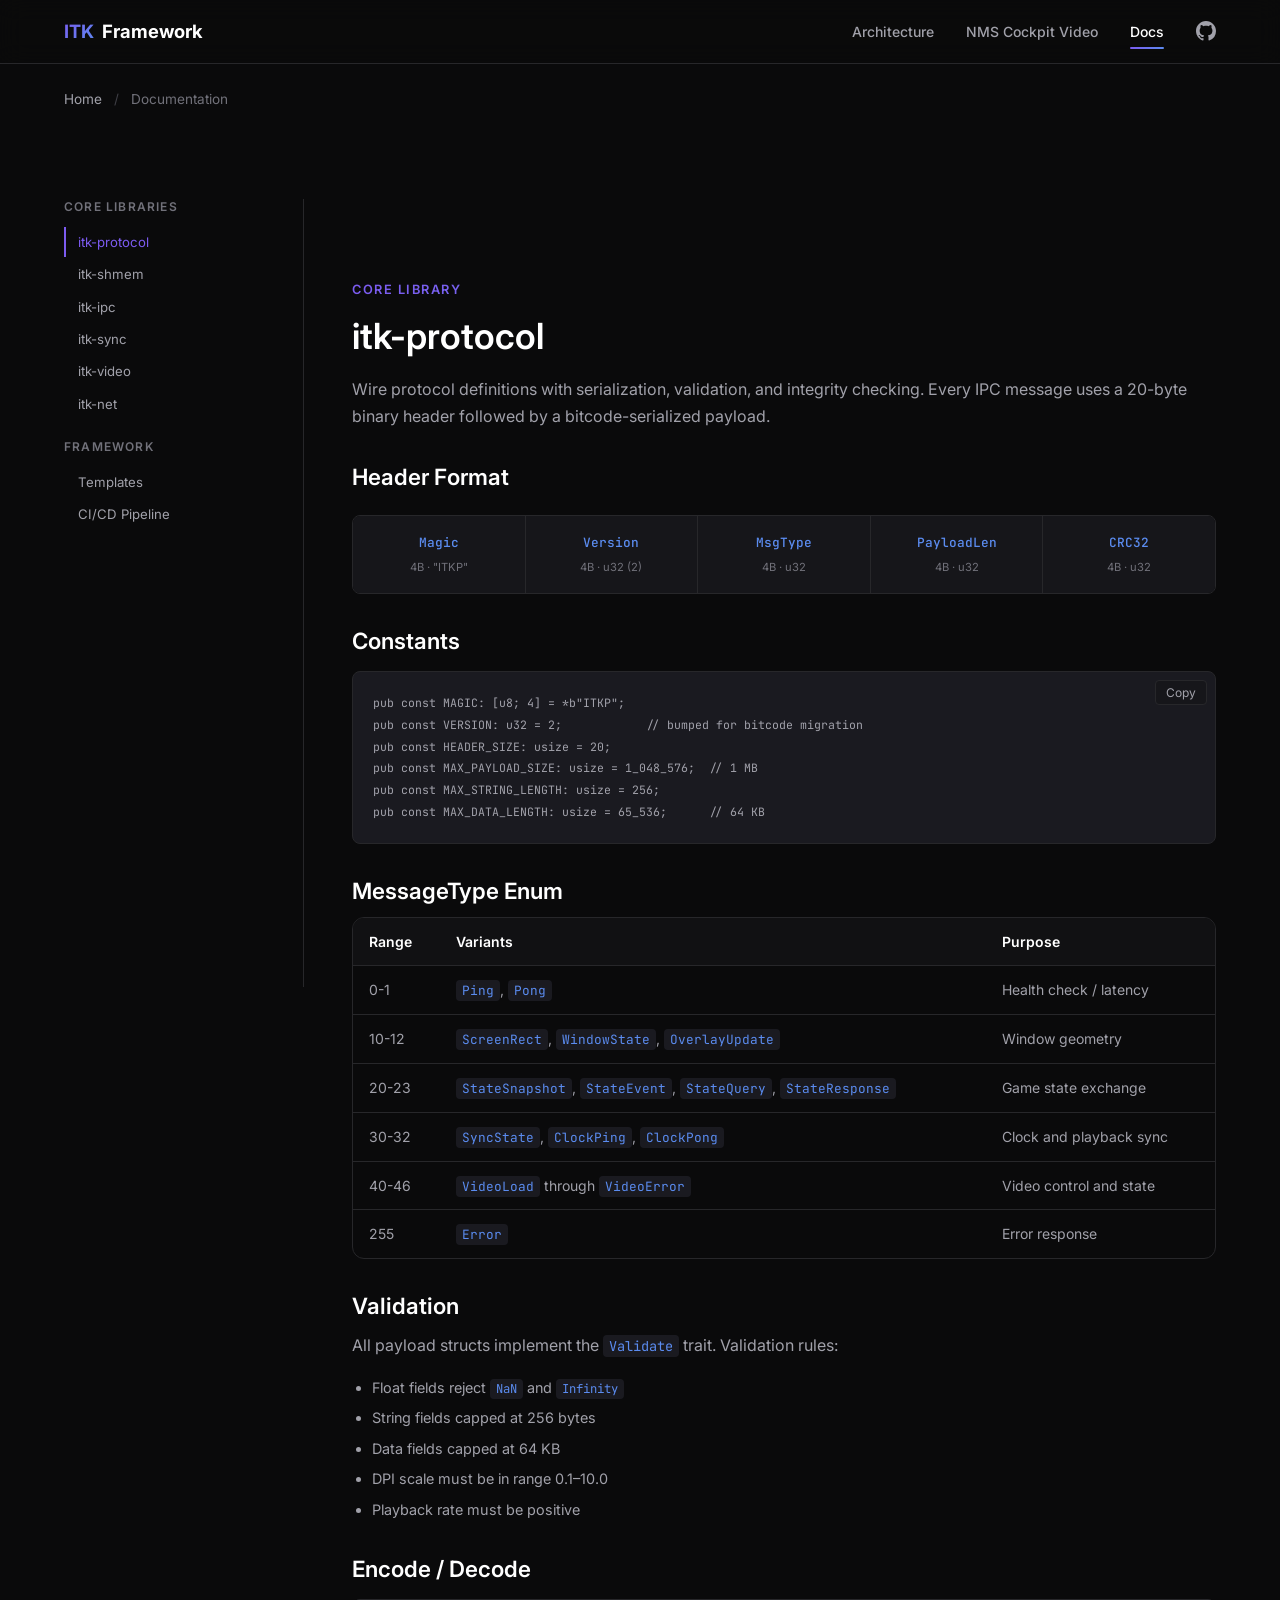
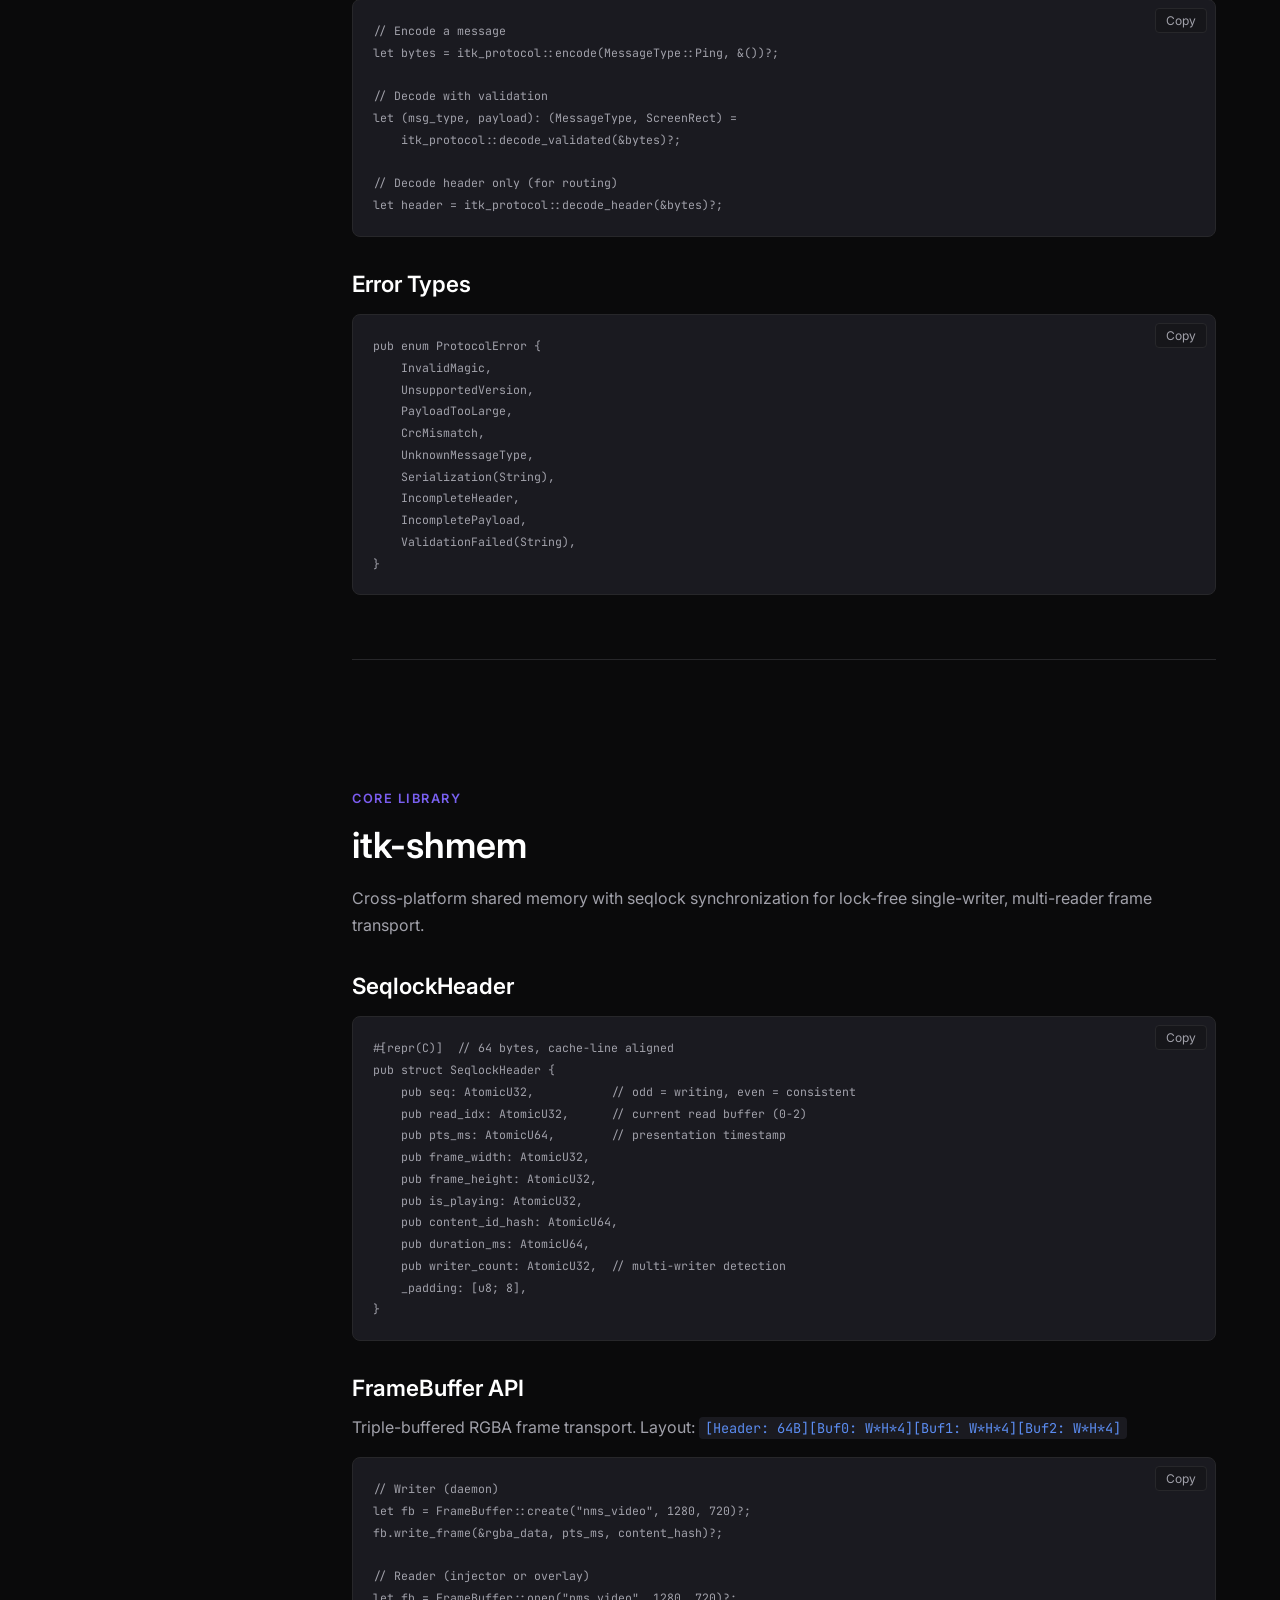
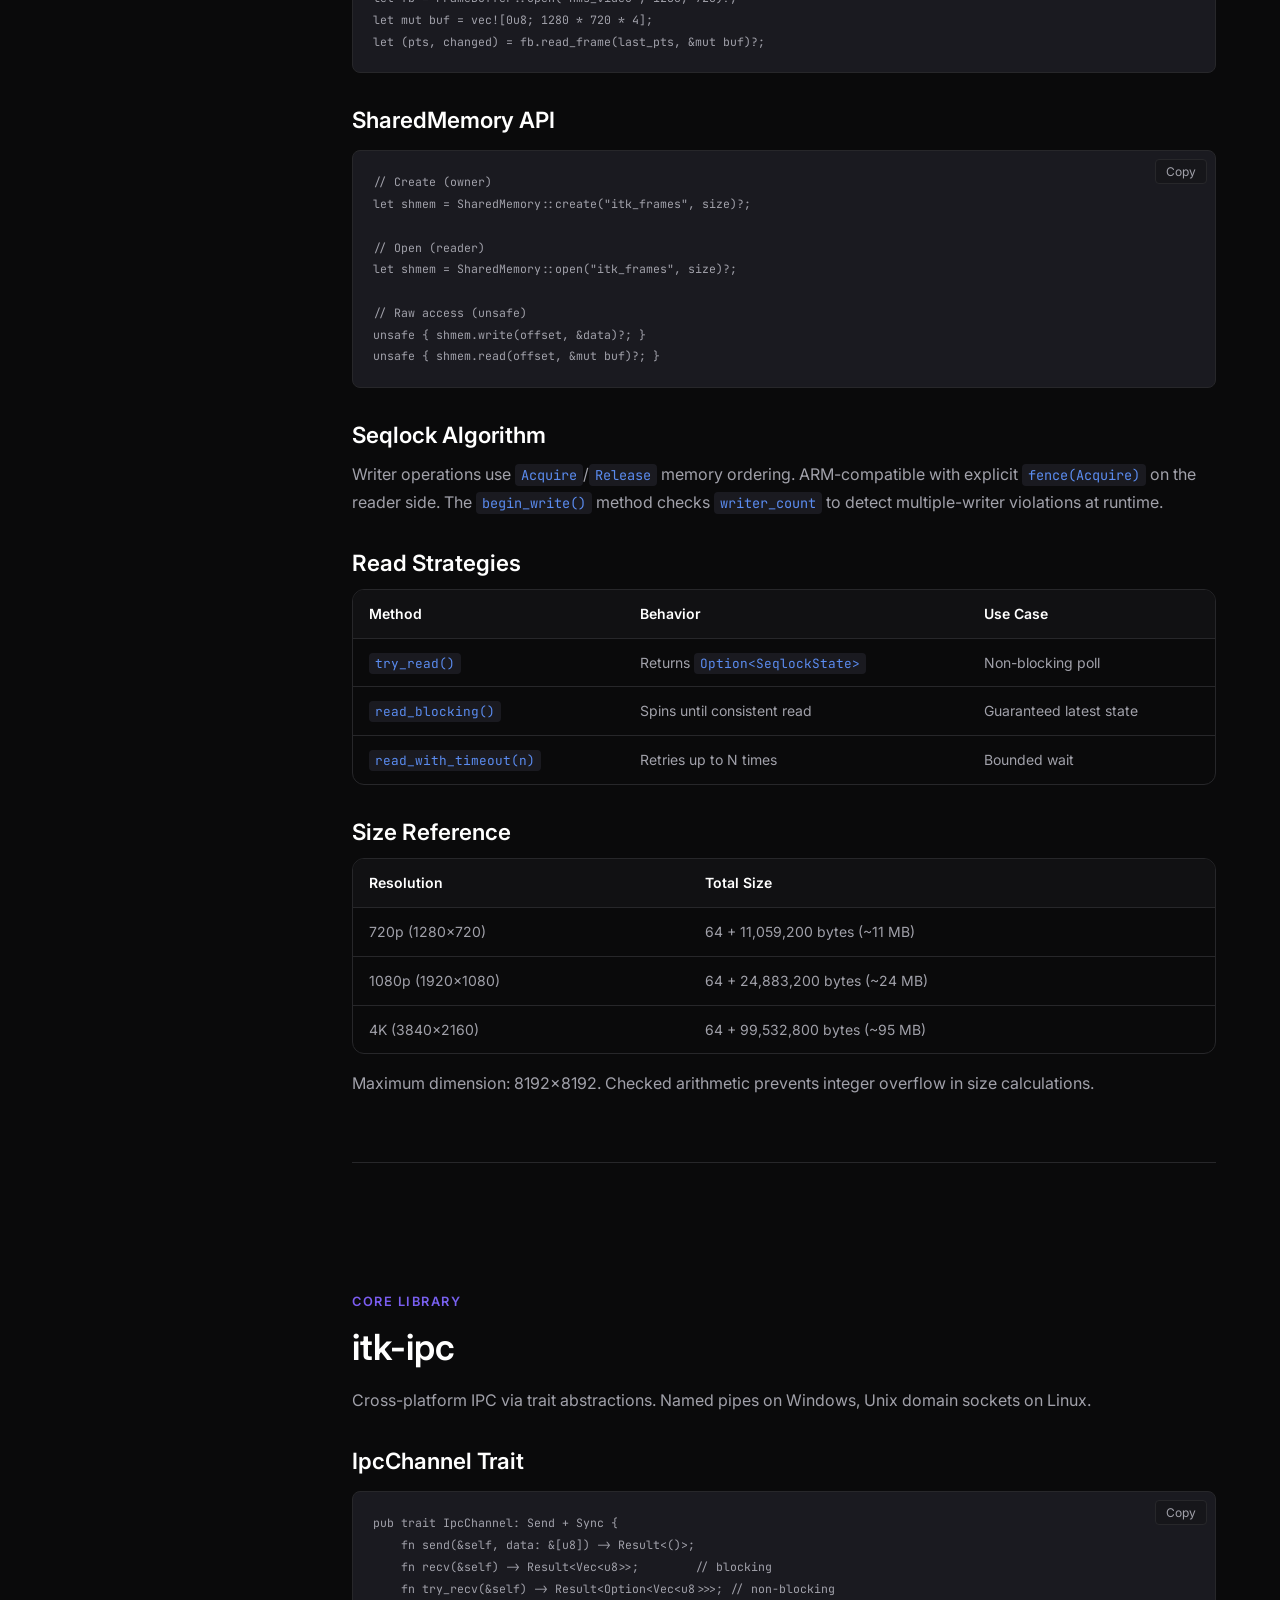
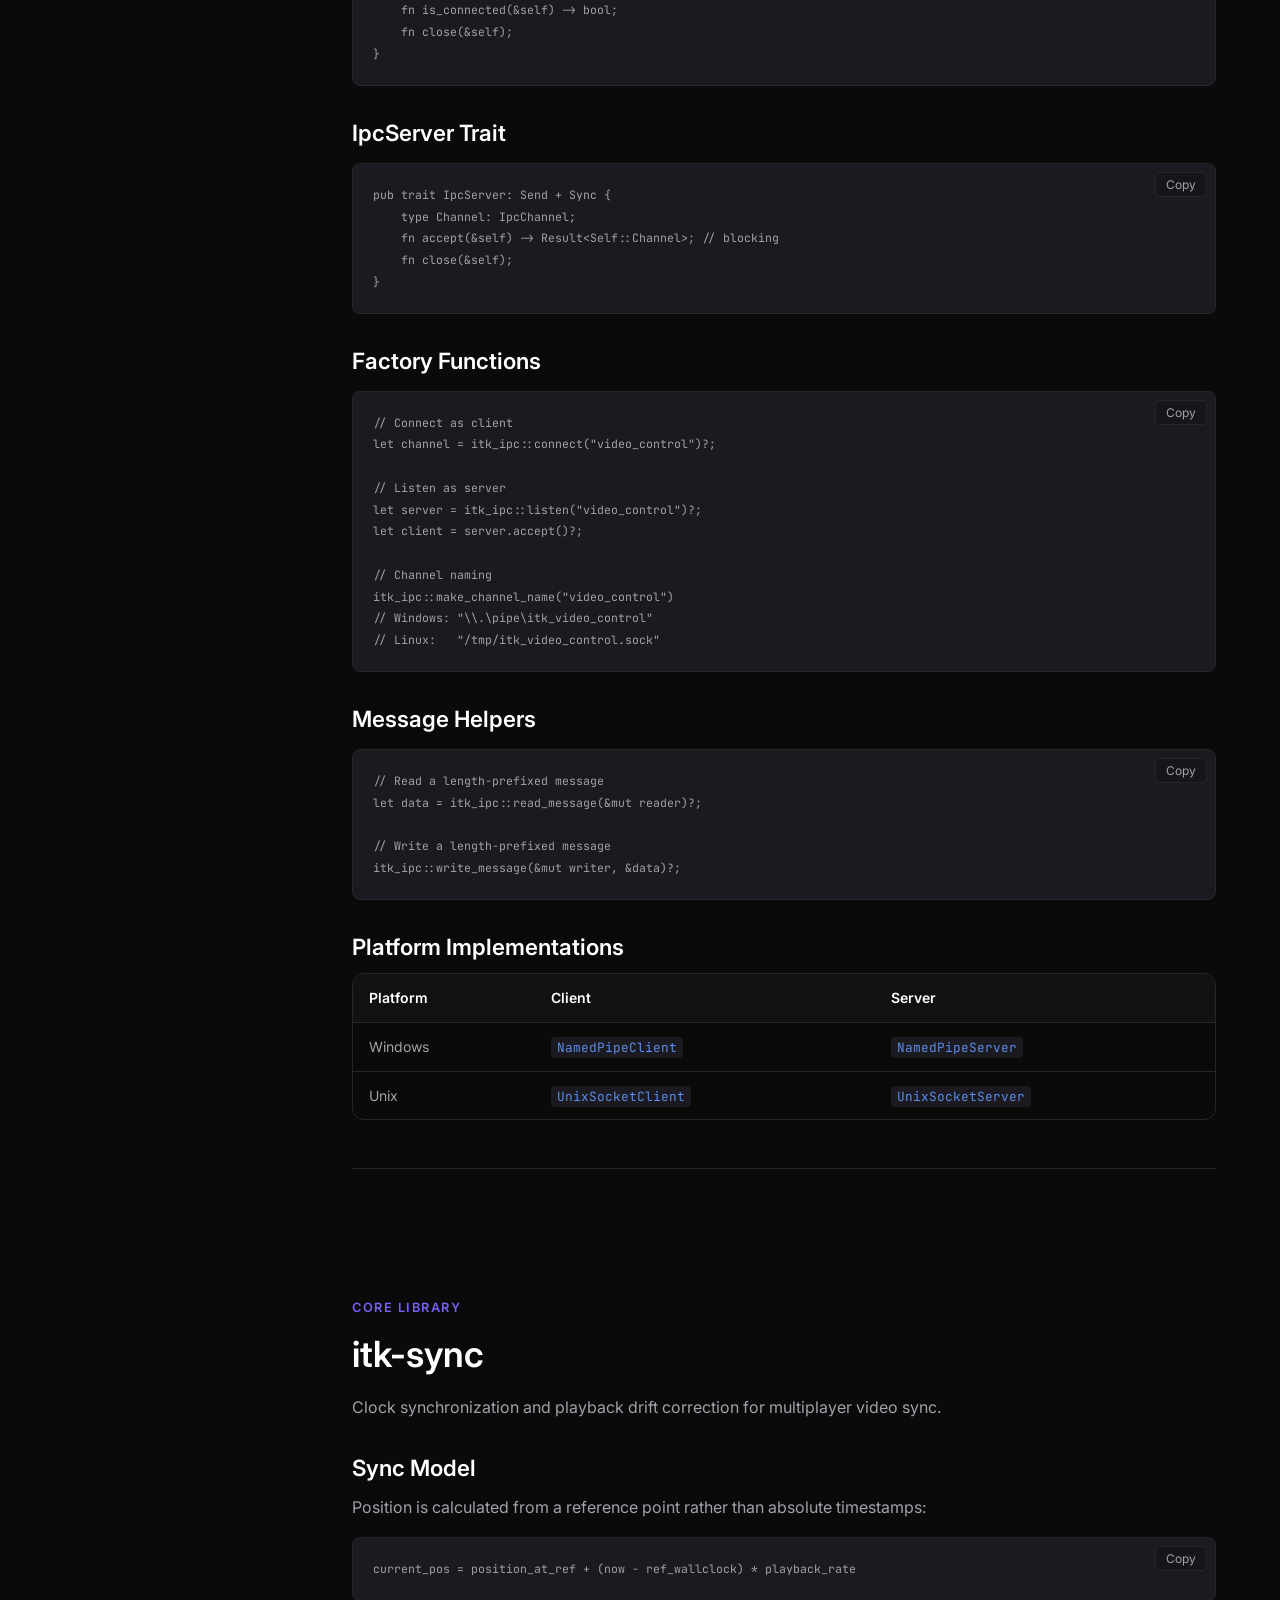
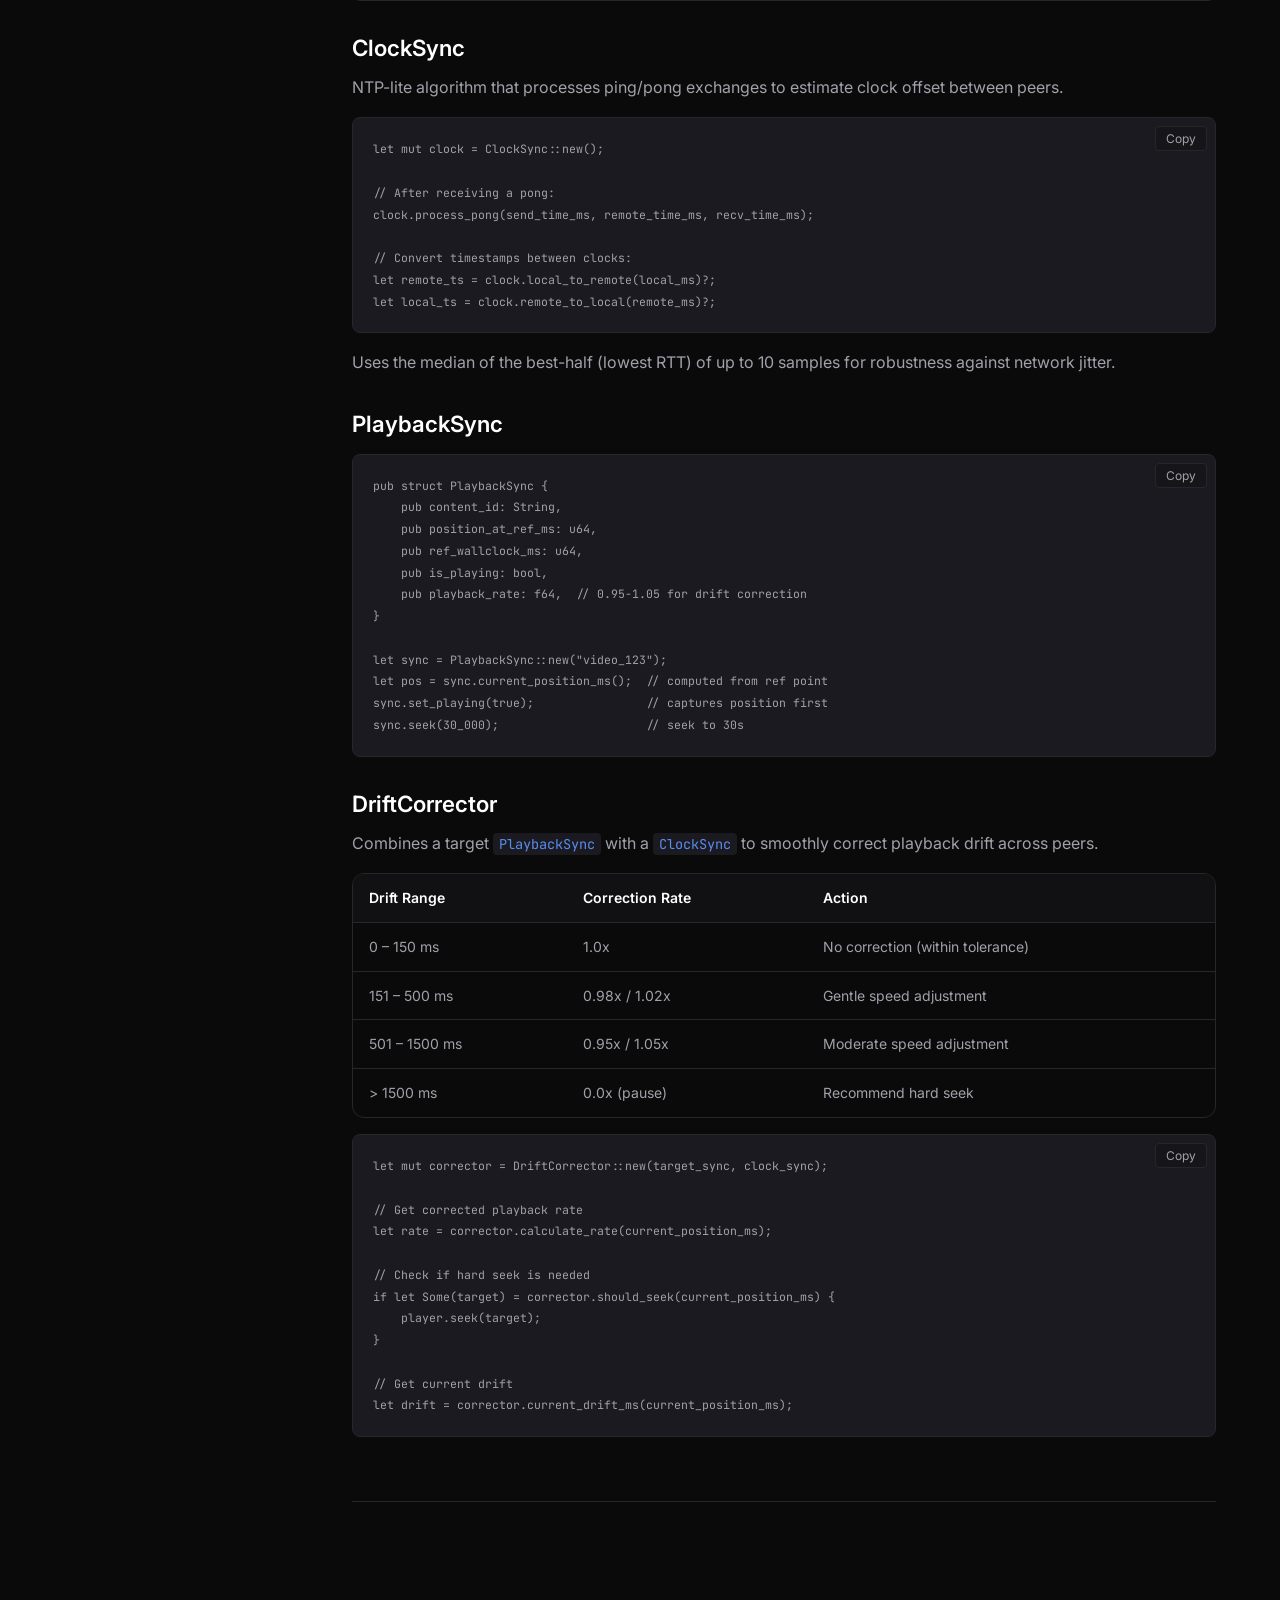
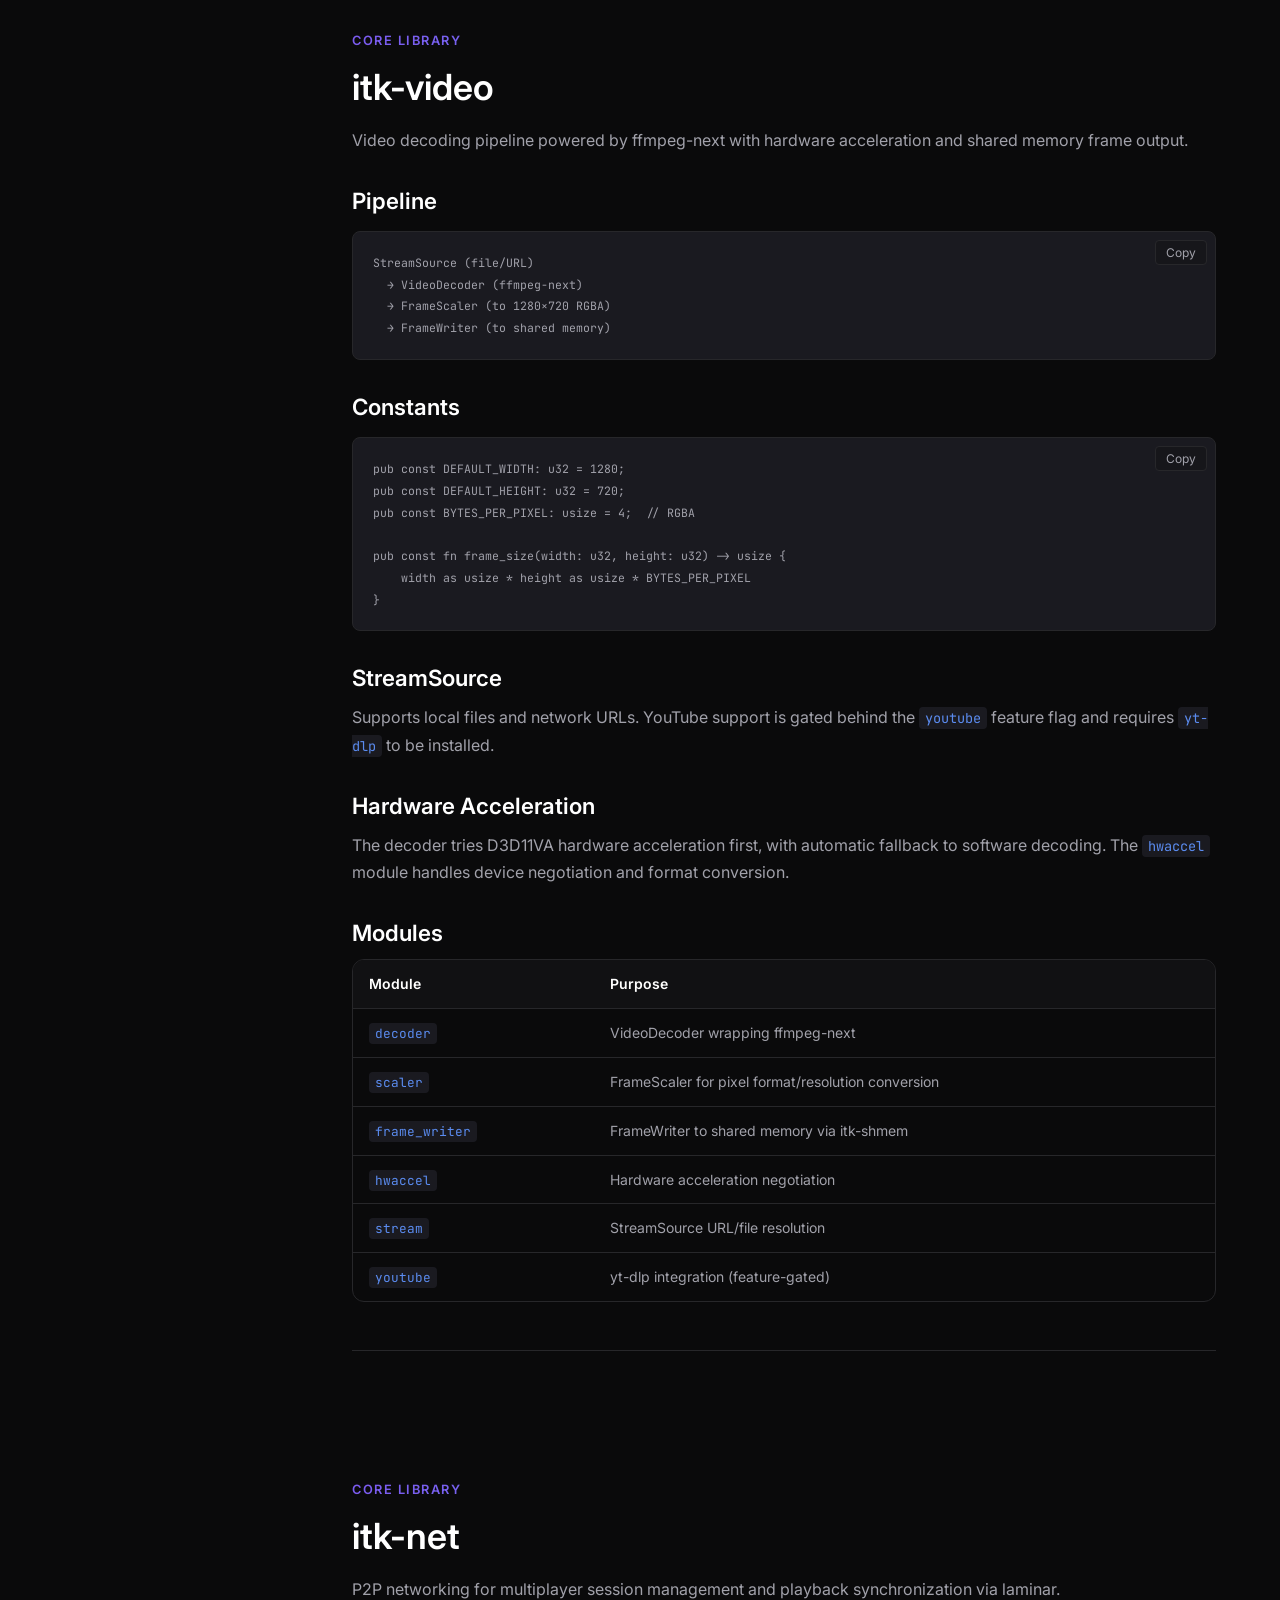
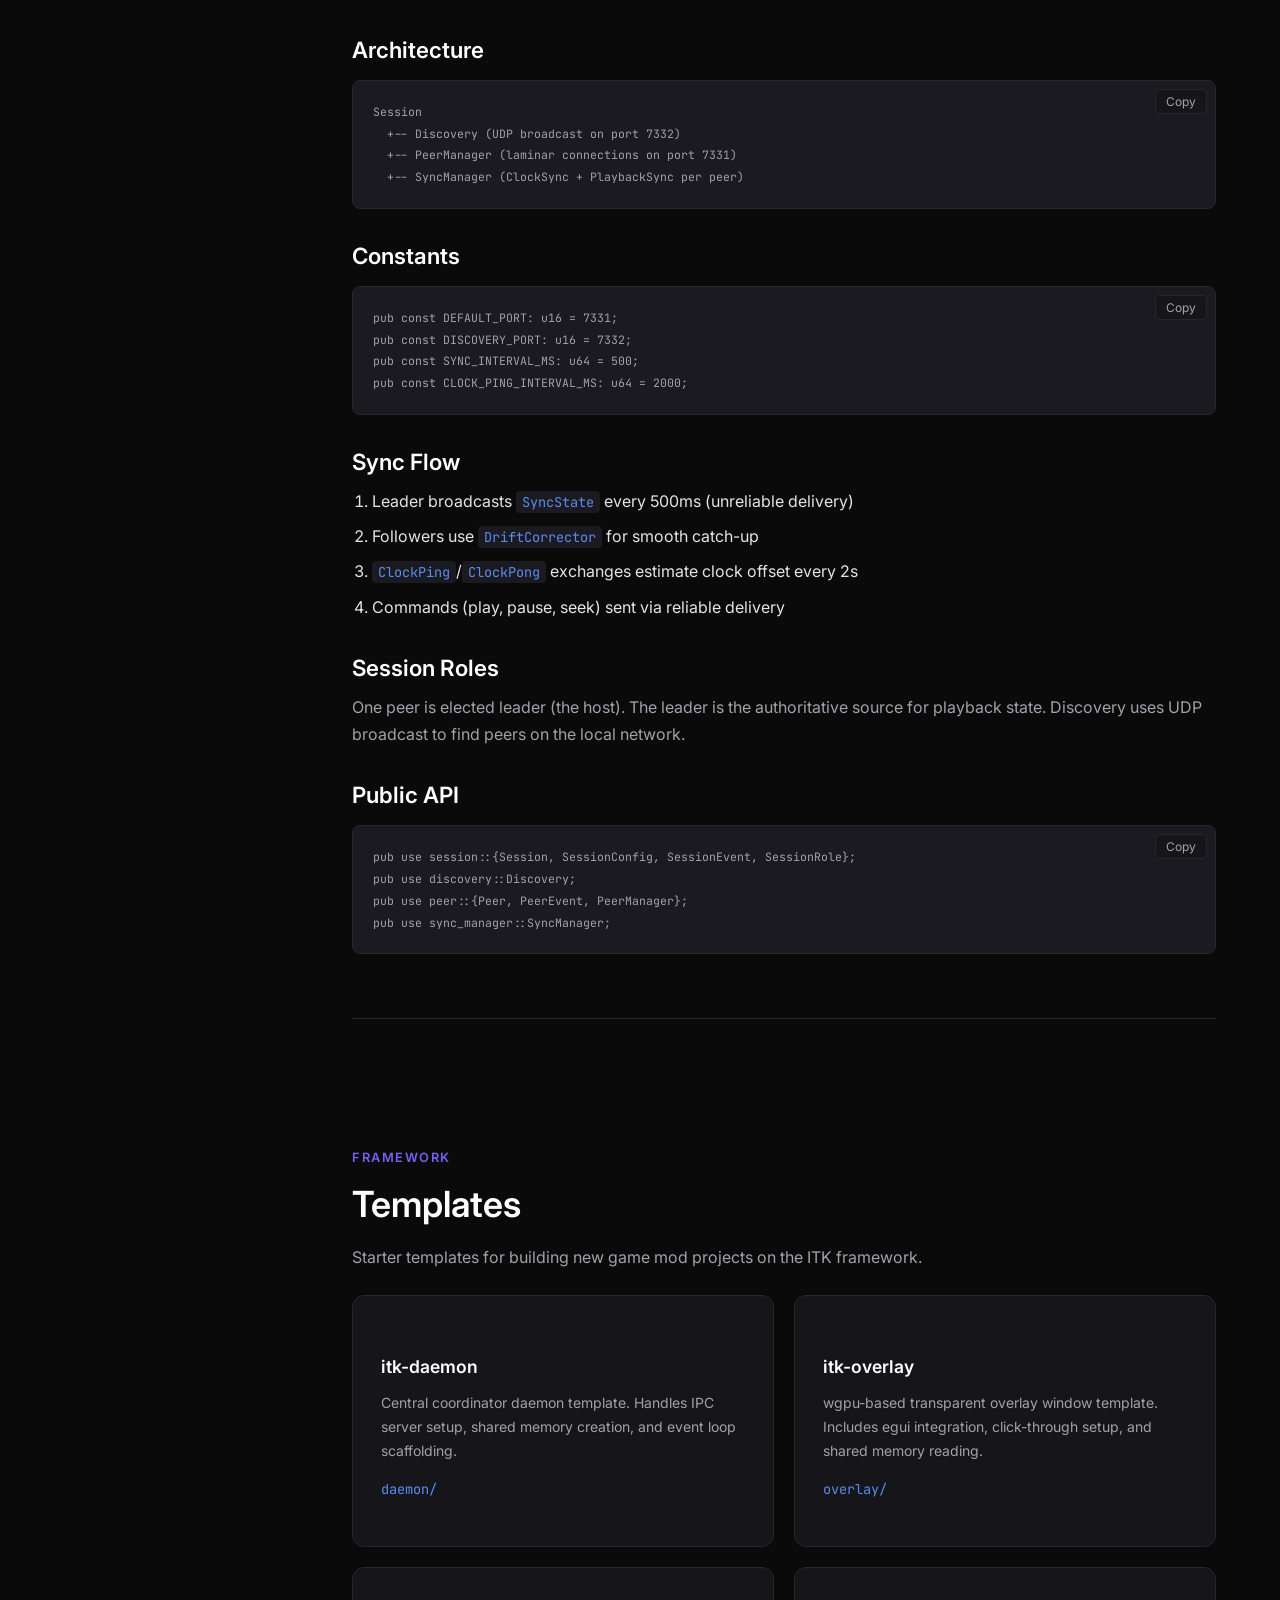
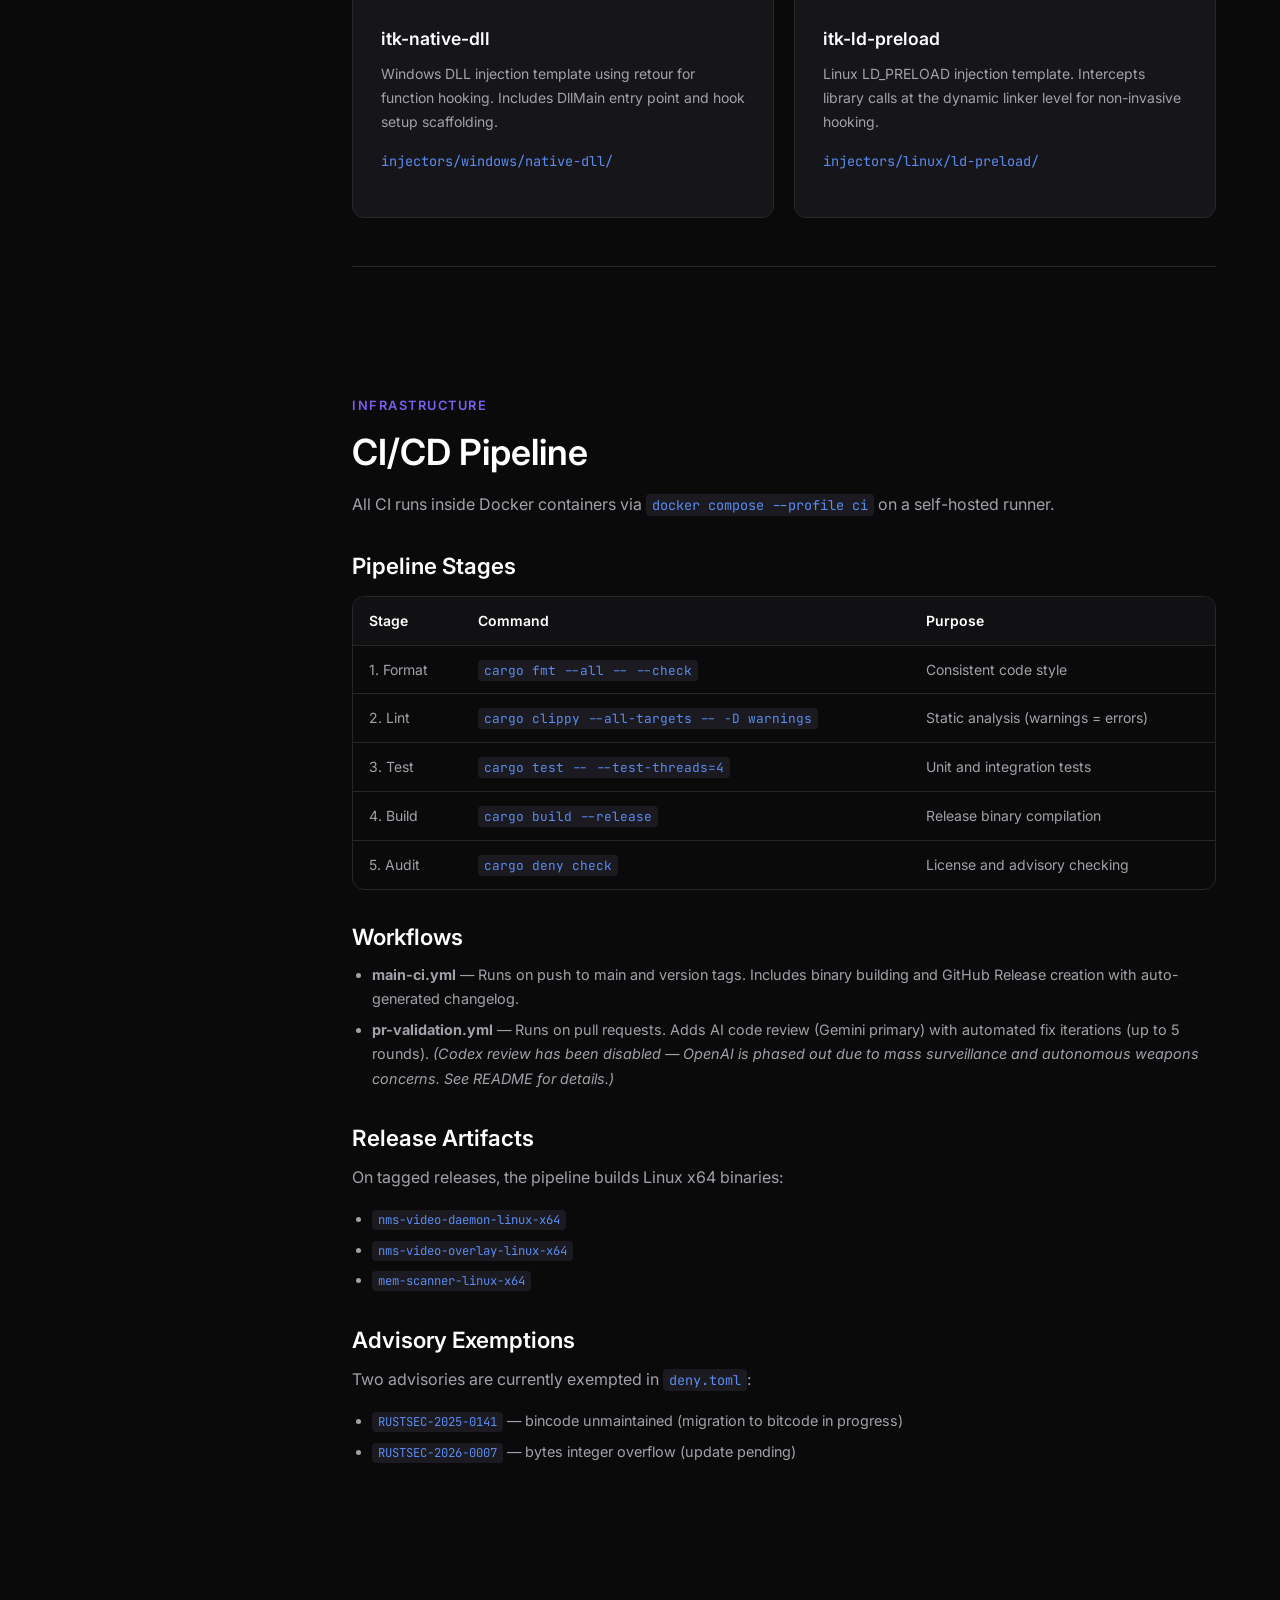
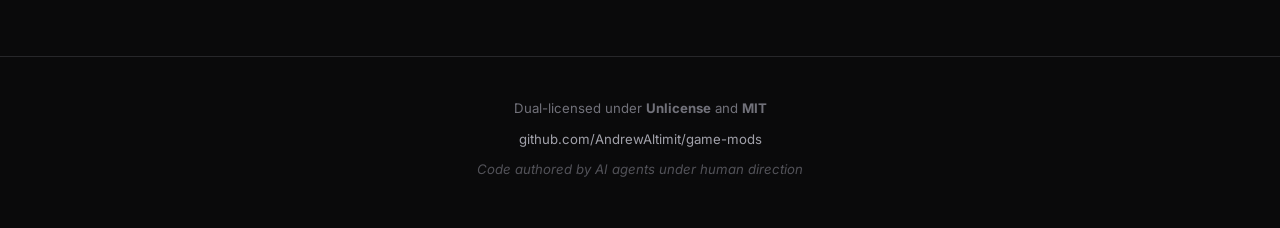
<file: site/docs.html>
<!DOCTYPE html>
<html lang="en">
<head>
  <meta charset="UTF-8">
  <meta name="viewport" content="width=device-width, initial-scale=1.0">
  <title>Documentation — ITK Framework</title>
  <meta name="description" content="Technical documentation for all ITK core libraries: protocol, shared memory, IPC, sync, video, and networking.">
  <link rel="icon" href="img/favicon.svg" type="image/svg+xml">
  <link rel="stylesheet" href="css/styles.css">
</head>
<body>

  <!-- ── Navigation ──────────────────────────────────────────────── -->
  <nav class="navbar">
    <div class="container">
      <a href="index.html" class="nav-logo"><span>ITK</span> Framework</a>
      <div class="nav-links">
        <a href="architecture.html">Architecture</a>
        <a href="nms-cockpit-video.html">NMS Cockpit Video</a>
        <a href="docs.html" class="active">Docs</a>
        <a href="https://github.com/AndrewAltimit/game-mods" class="github-link" target="_blank" rel="noopener">
          <svg viewBox="0 0 16 16" aria-label="GitHub"><path d="M8 0C3.58 0 0 3.58 0 8c0 3.54 2.29 6.53 5.47 7.59.4.07.55-.17.55-.38 0-.19-.01-.82-.01-1.49-2.01.37-2.53-.49-2.69-.94-.09-.23-.48-.94-.82-1.13-.28-.15-.68-.52-.01-.53.63-.01 1.08.58 1.23.82.72 1.21 1.87.87 2.33.66.07-.52.28-.87.51-1.07-1.78-.2-3.64-.89-3.64-3.95 0-.87.31-1.59.82-2.15-.08-.2-.36-1.02.08-2.12 0 0 .67-.21 2.2.82.64-.18 1.32-.27 2-.27s1.36.09 2 .27c1.53-1.04 2.2-.82 2.2-.82.44 1.1.16 1.92.08 2.12.51.56.82 1.27.82 2.15 0 3.07-1.87 3.75-3.65 3.95.29.25.54.73.54 1.48 0 1.07-.01 1.93-.01 2.2 0 .21.15.46.55.38A8.01 8.01 0 0016 8c0-4.42-3.58-8-8-8z"/></svg>
        </a>
      </div>
      <button class="hamburger" aria-label="Toggle navigation">
        <span></span><span></span><span></span>
      </button>
    </div>
  </nav>

  <div class="nav-overlay">
    <a href="index.html">Home</a>
    <a href="architecture.html">Architecture</a>
    <a href="nms-cockpit-video.html">NMS Cockpit Video</a>
    <a href="docs.html">Docs</a>
    <a href="https://github.com/AndrewAltimit/game-mods" target="_blank" rel="noopener">GitHub</a>
  </div>

  <!-- ── Breadcrumbs ─────────────────────────────────────────────── -->
  <div class="breadcrumbs container">
    <a href="index.html">Home</a> <span>/</span> Documentation
  </div>

  <!-- ── Docs Layout ─────────────────────────────────────────────── -->
  <div class="container">
    <div class="docs-layout">

      <!-- ── Sidebar TOC ───────────────────────────────────────────── -->
      <aside class="toc">
        <h4>Core Libraries</h4>
        <a href="#itk-protocol">itk-protocol</a>
        <a href="#itk-shmem">itk-shmem</a>
        <a href="#itk-ipc">itk-ipc</a>
        <a href="#itk-sync">itk-sync</a>
        <a href="#itk-video">itk-video</a>
        <a href="#itk-net">itk-net</a>
        <h4>Framework</h4>
        <a href="#templates">Templates</a>
        <a href="#ci-cd">CI/CD Pipeline</a>
      </aside>

      <!-- ── Content ─────────────────────────────────────────────── -->
      <main class="docs-content">

        <!-- itk-protocol -->
        <section id="itk-protocol" class="docs-section">
          <div class="section-label">Core Library</div>
          <h2>itk-protocol</h2>
          <p>Wire protocol definitions with serialization, validation, and integrity checking. Every IPC message uses a 20-byte binary header followed by a bitcode-serialized payload.</p>

          <h3>Header Format</h3>
          <div class="header-visual">
            <div class="header-field">
              <div class="field-name">Magic</div>
              <div class="field-size">4B &middot; "ITKP"</div>
            </div>
            <div class="header-field">
              <div class="field-name">Version</div>
              <div class="field-size">4B &middot; u32 (2)</div>
            </div>
            <div class="header-field">
              <div class="field-name">MsgType</div>
              <div class="field-size">4B &middot; u32</div>
            </div>
            <div class="header-field">
              <div class="field-name">PayloadLen</div>
              <div class="field-size">4B &middot; u32</div>
            </div>
            <div class="header-field">
              <div class="field-name">CRC32</div>
              <div class="field-size">4B &middot; u32</div>
            </div>
          </div>

          <h3>Constants</h3>
          <pre><code>pub const MAGIC: [u8; 4] = *b"ITKP";
pub const VERSION: u32 = 2;            // bumped for bitcode migration
pub const HEADER_SIZE: usize = 20;
pub const MAX_PAYLOAD_SIZE: usize = 1_048_576;  // 1 MB
pub const MAX_STRING_LENGTH: usize = 256;
pub const MAX_DATA_LENGTH: usize = 65_536;      // 64 KB</code></pre>

          <h3>MessageType Enum</h3>
          <div class="table-wrap">
            <table>
              <thead><tr><th>Range</th><th>Variants</th><th>Purpose</th></tr></thead>
              <tbody>
                <tr><td>0-1</td><td><code>Ping</code>, <code>Pong</code></td><td>Health check / latency</td></tr>
                <tr><td>10-12</td><td><code>ScreenRect</code>, <code>WindowState</code>, <code>OverlayUpdate</code></td><td>Window geometry</td></tr>
                <tr><td>20-23</td><td><code>StateSnapshot</code>, <code>StateEvent</code>, <code>StateQuery</code>, <code>StateResponse</code></td><td>Game state exchange</td></tr>
                <tr><td>30-32</td><td><code>SyncState</code>, <code>ClockPing</code>, <code>ClockPong</code></td><td>Clock and playback sync</td></tr>
                <tr><td>40-46</td><td><code>VideoLoad</code> through <code>VideoError</code></td><td>Video control and state</td></tr>
                <tr><td>255</td><td><code>Error</code></td><td>Error response</td></tr>
              </tbody>
            </table>
          </div>

          <h3>Validation</h3>
          <p>All payload structs implement the <code>Validate</code> trait. Validation rules:</p>
          <ul>
            <li>Float fields reject <code>NaN</code> and <code>Infinity</code></li>
            <li>String fields capped at 256 bytes</li>
            <li>Data fields capped at 64 KB</li>
            <li>DPI scale must be in range 0.1&ndash;10.0</li>
            <li>Playback rate must be positive</li>
          </ul>

          <h3>Encode / Decode</h3>
          <pre><code>// Encode a message
let bytes = itk_protocol::encode(MessageType::Ping, &amp;())?;

// Decode with validation
let (msg_type, payload): (MessageType, ScreenRect) =
    itk_protocol::decode_validated(&amp;bytes)?;

// Decode header only (for routing)
let header = itk_protocol::decode_header(&amp;bytes)?;</code></pre>

          <h3>Error Types</h3>
          <pre><code>pub enum ProtocolError {
    InvalidMagic,
    UnsupportedVersion,
    PayloadTooLarge,
    CrcMismatch,
    UnknownMessageType,
    Serialization(String),
    IncompleteHeader,
    IncompletePayload,
    ValidationFailed(String),
}</code></pre>
        </section>

        <!-- itk-shmem -->
        <section id="itk-shmem" class="docs-section">
          <div class="section-label">Core Library</div>
          <h2>itk-shmem</h2>
          <p>Cross-platform shared memory with seqlock synchronization for lock-free single-writer, multi-reader frame transport.</p>

          <h3>SeqlockHeader</h3>
          <pre><code>#[repr(C)]  // 64 bytes, cache-line aligned
pub struct SeqlockHeader {
    pub seq: AtomicU32,           // odd = writing, even = consistent
    pub read_idx: AtomicU32,      // current read buffer (0-2)
    pub pts_ms: AtomicU64,        // presentation timestamp
    pub frame_width: AtomicU32,
    pub frame_height: AtomicU32,
    pub is_playing: AtomicU32,
    pub content_id_hash: AtomicU64,
    pub duration_ms: AtomicU64,
    pub writer_count: AtomicU32,  // multi-writer detection
    _padding: [u8; 8],
}</code></pre>

          <h3>FrameBuffer API</h3>
          <p>Triple-buffered RGBA frame transport. Layout: <code>[Header: 64B][Buf0: W*H*4][Buf1: W*H*4][Buf2: W*H*4]</code></p>
          <pre><code>// Writer (daemon)
let fb = FrameBuffer::create("nms_video", 1280, 720)?;
fb.write_frame(&amp;rgba_data, pts_ms, content_hash)?;

// Reader (injector or overlay)
let fb = FrameBuffer::open("nms_video", 1280, 720)?;
let mut buf = vec![0u8; 1280 * 720 * 4];
let (pts, changed) = fb.read_frame(last_pts, &amp;mut buf)?;</code></pre>

          <h3>SharedMemory API</h3>
          <pre><code>// Create (owner)
let shmem = SharedMemory::create("itk_frames", size)?;

// Open (reader)
let shmem = SharedMemory::open("itk_frames", size)?;

// Raw access (unsafe)
unsafe { shmem.write(offset, &amp;data)?; }
unsafe { shmem.read(offset, &amp;mut buf)?; }</code></pre>

          <h3>Seqlock Algorithm</h3>
          <p>Writer operations use <code>Acquire</code>/<code>Release</code> memory ordering. ARM-compatible with explicit <code>fence(Acquire)</code> on the reader side. The <code>begin_write()</code> method checks <code>writer_count</code> to detect multiple-writer violations at runtime.</p>

          <h3>Read Strategies</h3>
          <div class="table-wrap">
            <table>
              <thead><tr><th>Method</th><th>Behavior</th><th>Use Case</th></tr></thead>
              <tbody>
                <tr><td><code>try_read()</code></td><td>Returns <code>Option&lt;SeqlockState&gt;</code></td><td>Non-blocking poll</td></tr>
                <tr><td><code>read_blocking()</code></td><td>Spins until consistent read</td><td>Guaranteed latest state</td></tr>
                <tr><td><code>read_with_timeout(n)</code></td><td>Retries up to N times</td><td>Bounded wait</td></tr>
              </tbody>
            </table>
          </div>

          <h3>Size Reference</h3>
          <div class="table-wrap">
            <table>
              <thead><tr><th>Resolution</th><th>Total Size</th></tr></thead>
              <tbody>
                <tr><td>720p (1280&times;720)</td><td>64 + 11,059,200 bytes (~11 MB)</td></tr>
                <tr><td>1080p (1920&times;1080)</td><td>64 + 24,883,200 bytes (~24 MB)</td></tr>
                <tr><td>4K (3840&times;2160)</td><td>64 + 99,532,800 bytes (~95 MB)</td></tr>
              </tbody>
            </table>
          </div>

          <p style="margin-top: 16px;">Maximum dimension: 8192&times;8192. Checked arithmetic prevents integer overflow in size calculations.</p>
        </section>

        <!-- itk-ipc -->
        <section id="itk-ipc" class="docs-section">
          <div class="section-label">Core Library</div>
          <h2>itk-ipc</h2>
          <p>Cross-platform IPC via trait abstractions. Named pipes on Windows, Unix domain sockets on Linux.</p>

          <h3>IpcChannel Trait</h3>
          <pre><code>pub trait IpcChannel: Send + Sync {
    fn send(&amp;self, data: &amp;[u8]) -&gt; Result&lt;()&gt;;
    fn recv(&amp;self) -&gt; Result&lt;Vec&lt;u8&gt;&gt;;        // blocking
    fn try_recv(&amp;self) -&gt; Result&lt;Option&lt;Vec&lt;u8&gt;&gt;&gt;; // non-blocking
    fn is_connected(&amp;self) -&gt; bool;
    fn close(&amp;self);
}</code></pre>

          <h3>IpcServer Trait</h3>
          <pre><code>pub trait IpcServer: Send + Sync {
    type Channel: IpcChannel;
    fn accept(&amp;self) -&gt; Result&lt;Self::Channel&gt;; // blocking
    fn close(&amp;self);
}</code></pre>

          <h3>Factory Functions</h3>
          <pre><code>// Connect as client
let channel = itk_ipc::connect("video_control")?;

// Listen as server
let server = itk_ipc::listen("video_control")?;
let client = server.accept()?;

// Channel naming
itk_ipc::make_channel_name("video_control")
// Windows: "\\.\pipe\itk_video_control"
// Linux:   "/tmp/itk_video_control.sock"</code></pre>

          <h3>Message Helpers</h3>
          <pre><code>// Read a length-prefixed message
let data = itk_ipc::read_message(&amp;mut reader)?;

// Write a length-prefixed message
itk_ipc::write_message(&amp;mut writer, &amp;data)?;</code></pre>

          <h3>Platform Implementations</h3>
          <div class="table-wrap">
            <table>
              <thead><tr><th>Platform</th><th>Client</th><th>Server</th></tr></thead>
              <tbody>
                <tr><td>Windows</td><td><code>NamedPipeClient</code></td><td><code>NamedPipeServer</code></td></tr>
                <tr><td>Unix</td><td><code>UnixSocketClient</code></td><td><code>UnixSocketServer</code></td></tr>
              </tbody>
            </table>
          </div>
        </section>

        <!-- itk-sync -->
        <section id="itk-sync" class="docs-section">
          <div class="section-label">Core Library</div>
          <h2>itk-sync</h2>
          <p>Clock synchronization and playback drift correction for multiplayer video sync.</p>

          <h3>Sync Model</h3>
          <p>Position is calculated from a reference point rather than absolute timestamps:</p>
          <pre><code>current_pos = position_at_ref + (now - ref_wallclock) * playback_rate</code></pre>

          <h3>ClockSync</h3>
          <p>NTP-lite algorithm that processes ping/pong exchanges to estimate clock offset between peers.</p>
          <pre><code>let mut clock = ClockSync::new();

// After receiving a pong:
clock.process_pong(send_time_ms, remote_time_ms, recv_time_ms);

// Convert timestamps between clocks:
let remote_ts = clock.local_to_remote(local_ms)?;
let local_ts = clock.remote_to_local(remote_ms)?;</code></pre>
          <p>Uses the median of the best-half (lowest RTT) of up to 10 samples for robustness against network jitter.</p>

          <h3>PlaybackSync</h3>
          <pre><code>pub struct PlaybackSync {
    pub content_id: String,
    pub position_at_ref_ms: u64,
    pub ref_wallclock_ms: u64,
    pub is_playing: bool,
    pub playback_rate: f64,  // 0.95-1.05 for drift correction
}

let sync = PlaybackSync::new("video_123");
let pos = sync.current_position_ms();  // computed from ref point
sync.set_playing(true);                // captures position first
sync.seek(30_000);                     // seek to 30s</code></pre>

          <h3>DriftCorrector</h3>
          <p>Combines a target <code>PlaybackSync</code> with a <code>ClockSync</code> to smoothly correct playback drift across peers.</p>
          <div class="table-wrap">
            <table>
              <thead><tr><th>Drift Range</th><th>Correction Rate</th><th>Action</th></tr></thead>
              <tbody>
                <tr><td>0 &ndash; 150 ms</td><td>1.0x</td><td>No correction (within tolerance)</td></tr>
                <tr><td>151 &ndash; 500 ms</td><td>0.98x / 1.02x</td><td>Gentle speed adjustment</td></tr>
                <tr><td>501 &ndash; 1500 ms</td><td>0.95x / 1.05x</td><td>Moderate speed adjustment</td></tr>
                <tr><td>&gt; 1500 ms</td><td>0.0x (pause)</td><td>Recommend hard seek</td></tr>
              </tbody>
            </table>
          </div>
          <pre><code>let mut corrector = DriftCorrector::new(target_sync, clock_sync);

// Get corrected playback rate
let rate = corrector.calculate_rate(current_position_ms);

// Check if hard seek is needed
if let Some(target) = corrector.should_seek(current_position_ms) {
    player.seek(target);
}

// Get current drift
let drift = corrector.current_drift_ms(current_position_ms);</code></pre>
        </section>

        <!-- itk-video -->
        <section id="itk-video" class="docs-section">
          <div class="section-label">Core Library</div>
          <h2>itk-video</h2>
          <p>Video decoding pipeline powered by ffmpeg-next with hardware acceleration and shared memory frame output.</p>

          <h3>Pipeline</h3>
          <pre><code>StreamSource (file/URL)
  &rarr; VideoDecoder (ffmpeg-next)
  &rarr; FrameScaler (to 1280&times;720 RGBA)
  &rarr; FrameWriter (to shared memory)</code></pre>

          <h3>Constants</h3>
          <pre><code>pub const DEFAULT_WIDTH: u32 = 1280;
pub const DEFAULT_HEIGHT: u32 = 720;
pub const BYTES_PER_PIXEL: usize = 4;  // RGBA

pub const fn frame_size(width: u32, height: u32) -&gt; usize {
    width as usize * height as usize * BYTES_PER_PIXEL
}</code></pre>

          <h3>StreamSource</h3>
          <p>Supports local files and network URLs. YouTube support is gated behind the <code>youtube</code> feature flag and requires <code>yt-dlp</code> to be installed.</p>

          <h3>Hardware Acceleration</h3>
          <p>The decoder tries D3D11VA hardware acceleration first, with automatic fallback to software decoding. The <code>hwaccel</code> module handles device negotiation and format conversion.</p>

          <h3>Modules</h3>
          <div class="table-wrap">
            <table>
              <thead><tr><th>Module</th><th>Purpose</th></tr></thead>
              <tbody>
                <tr><td><code>decoder</code></td><td>VideoDecoder wrapping ffmpeg-next</td></tr>
                <tr><td><code>scaler</code></td><td>FrameScaler for pixel format/resolution conversion</td></tr>
                <tr><td><code>frame_writer</code></td><td>FrameWriter to shared memory via itk-shmem</td></tr>
                <tr><td><code>hwaccel</code></td><td>Hardware acceleration negotiation</td></tr>
                <tr><td><code>stream</code></td><td>StreamSource URL/file resolution</td></tr>
                <tr><td><code>youtube</code></td><td>yt-dlp integration (feature-gated)</td></tr>
              </tbody>
            </table>
          </div>
        </section>

        <!-- itk-net -->
        <section id="itk-net" class="docs-section">
          <div class="section-label">Core Library</div>
          <h2>itk-net</h2>
          <p>P2P networking for multiplayer session management and playback synchronization via laminar.</p>

          <h3>Architecture</h3>
          <pre><code>Session
  +-- Discovery (UDP broadcast on port 7332)
  +-- PeerManager (laminar connections on port 7331)
  +-- SyncManager (ClockSync + PlaybackSync per peer)</code></pre>

          <h3>Constants</h3>
          <pre><code>pub const DEFAULT_PORT: u16 = 7331;
pub const DISCOVERY_PORT: u16 = 7332;
pub const SYNC_INTERVAL_MS: u64 = 500;
pub const CLOCK_PING_INTERVAL_MS: u64 = 2000;</code></pre>

          <h3>Sync Flow</h3>
          <ol style="padding-left: 20px;">
            <li style="list-style: decimal; margin-bottom: 8px;">Leader broadcasts <code>SyncState</code> every 500ms (unreliable delivery)</li>
            <li style="list-style: decimal; margin-bottom: 8px;">Followers use <code>DriftCorrector</code> for smooth catch-up</li>
            <li style="list-style: decimal; margin-bottom: 8px;"><code>ClockPing</code>/<code>ClockPong</code> exchanges estimate clock offset every 2s</li>
            <li style="list-style: decimal; margin-bottom: 8px;">Commands (play, pause, seek) sent via reliable delivery</li>
          </ol>

          <h3>Session Roles</h3>
          <p>One peer is elected leader (the host). The leader is the authoritative source for playback state. Discovery uses UDP broadcast to find peers on the local network.</p>

          <h3>Public API</h3>
          <pre><code>pub use session::{Session, SessionConfig, SessionEvent, SessionRole};
pub use discovery::Discovery;
pub use peer::{Peer, PeerEvent, PeerManager};
pub use sync_manager::SyncManager;</code></pre>
        </section>

        <!-- Framework Templates -->
        <section id="templates" class="docs-section">
          <div class="section-label">Framework</div>
          <h2>Templates</h2>
          <p>Starter templates for building new game mod projects on the ITK framework.</p>

          <div class="card-grid" style="margin-top: 24px;">
            <div class="card">
              <h3>itk-daemon</h3>
              <p>Central coordinator daemon template. Handles IPC server setup, shared memory creation, and event loop scaffolding.</p>
              <p class="mono mt-2">daemon/</p>
            </div>
            <div class="card">
              <h3>itk-overlay</h3>
              <p>wgpu-based transparent overlay window template. Includes egui integration, click-through setup, and shared memory reading.</p>
              <p class="mono mt-2">overlay/</p>
            </div>
            <div class="card">
              <h3>itk-native-dll</h3>
              <p>Windows DLL injection template using retour for function hooking. Includes DllMain entry point and hook setup scaffolding.</p>
              <p class="mono mt-2">injectors/windows/native-dll/</p>
            </div>
            <div class="card">
              <h3>itk-ld-preload</h3>
              <p>Linux LD_PRELOAD injection template. Intercepts library calls at the dynamic linker level for non-invasive hooking.</p>
              <p class="mono mt-2">injectors/linux/ld-preload/</p>
            </div>
          </div>
        </section>

        <!-- CI/CD -->
        <section id="ci-cd" class="docs-section">
          <div class="section-label">Infrastructure</div>
          <h2>CI/CD Pipeline</h2>
          <p>All CI runs inside Docker containers via <code>docker compose --profile ci</code> on a self-hosted runner.</p>

          <h3>Pipeline Stages</h3>
          <div class="table-wrap" style="margin-top: 16px;">
            <table>
              <thead><tr><th>Stage</th><th>Command</th><th>Purpose</th></tr></thead>
              <tbody>
                <tr><td>1. Format</td><td><code>cargo fmt --all -- --check</code></td><td>Consistent code style</td></tr>
                <tr><td>2. Lint</td><td><code>cargo clippy --all-targets -- -D warnings</code></td><td>Static analysis (warnings = errors)</td></tr>
                <tr><td>3. Test</td><td><code>cargo test -- --test-threads=4</code></td><td>Unit and integration tests</td></tr>
                <tr><td>4. Build</td><td><code>cargo build --release</code></td><td>Release binary compilation</td></tr>
                <tr><td>5. Audit</td><td><code>cargo deny check</code></td><td>License and advisory checking</td></tr>
              </tbody>
            </table>
          </div>

          <h3>Workflows</h3>
          <ul>
            <li><strong>main-ci.yml</strong> &mdash; Runs on push to main and version tags. Includes binary building and GitHub Release creation with auto-generated changelog.</li>
            <li><strong>pr-validation.yml</strong> &mdash; Runs on pull requests. Adds AI code review (Gemini primary) with automated fix iterations (up to 5 rounds). <em>(Codex review has been disabled &mdash; OpenAI is phased out due to mass surveillance and autonomous weapons concerns. See README for details.)</em></li>
          </ul>

          <h3>Release Artifacts</h3>
          <p>On tagged releases, the pipeline builds Linux x64 binaries:</p>
          <ul>
            <li><code>nms-video-daemon-linux-x64</code></li>
            <li><code>nms-video-overlay-linux-x64</code></li>
            <li><code>mem-scanner-linux-x64</code></li>
          </ul>

          <h3>Advisory Exemptions</h3>
          <p>Two advisories are currently exempted in <code>deny.toml</code>:</p>
          <ul>
            <li><code>RUSTSEC-2025-0141</code> &mdash; bincode unmaintained (migration to bitcode in progress)</li>
            <li><code>RUSTSEC-2026-0007</code> &mdash; bytes integer overflow (update pending)</li>
          </ul>
        </section>

      </main>
    </div>
  </div>

  <!-- ── Footer ──────────────────────────────────────────────────── -->
  <footer class="footer" style="margin-top: 80px;">
    <div class="container">
      <p>Dual-licensed under <strong>Unlicense</strong> and <strong>MIT</strong></p>
      <p><a href="https://github.com/AndrewAltimit/game-mods" target="_blank" rel="noopener">github.com/AndrewAltimit/game-mods</a></p>
      <p class="footer-ai">Code authored by AI agents under human direction</p>
    </div>
  </footer>

  <script src="js/main.js"></script>
</body>
</html>
</file>
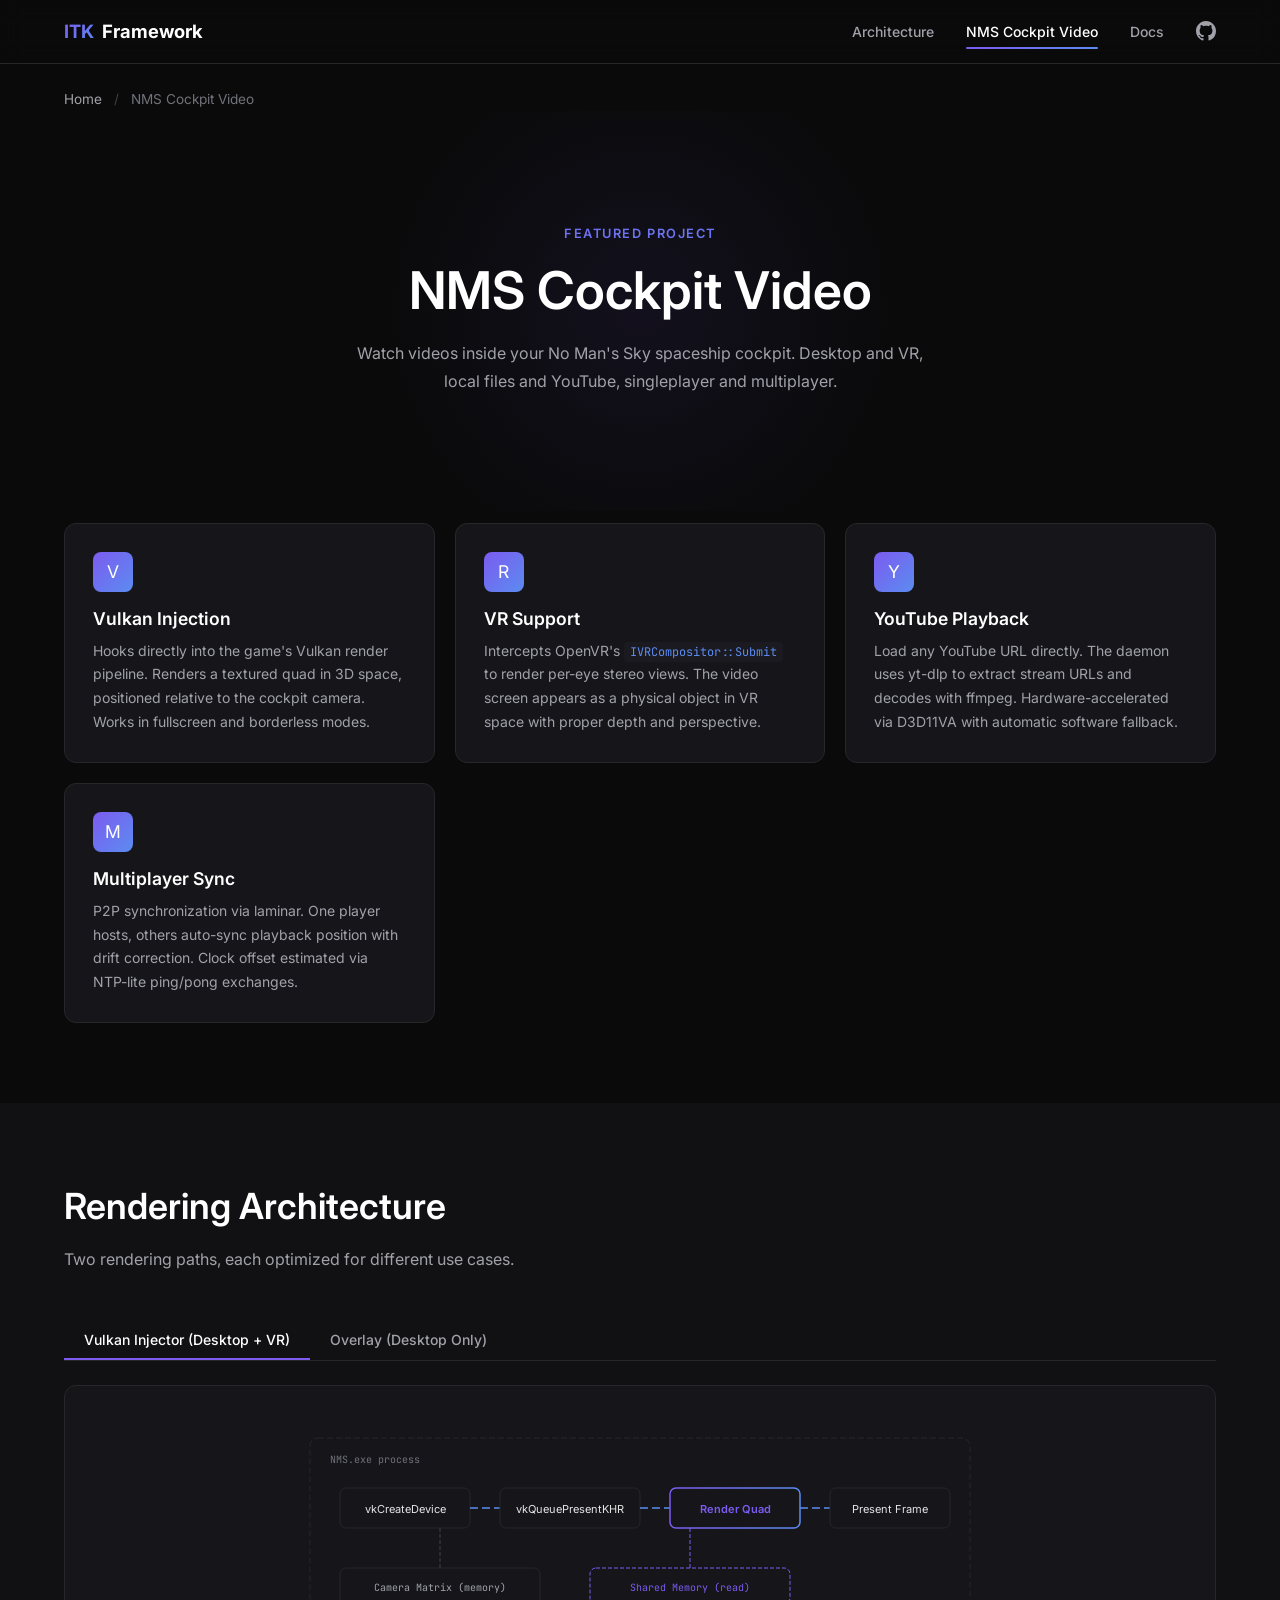
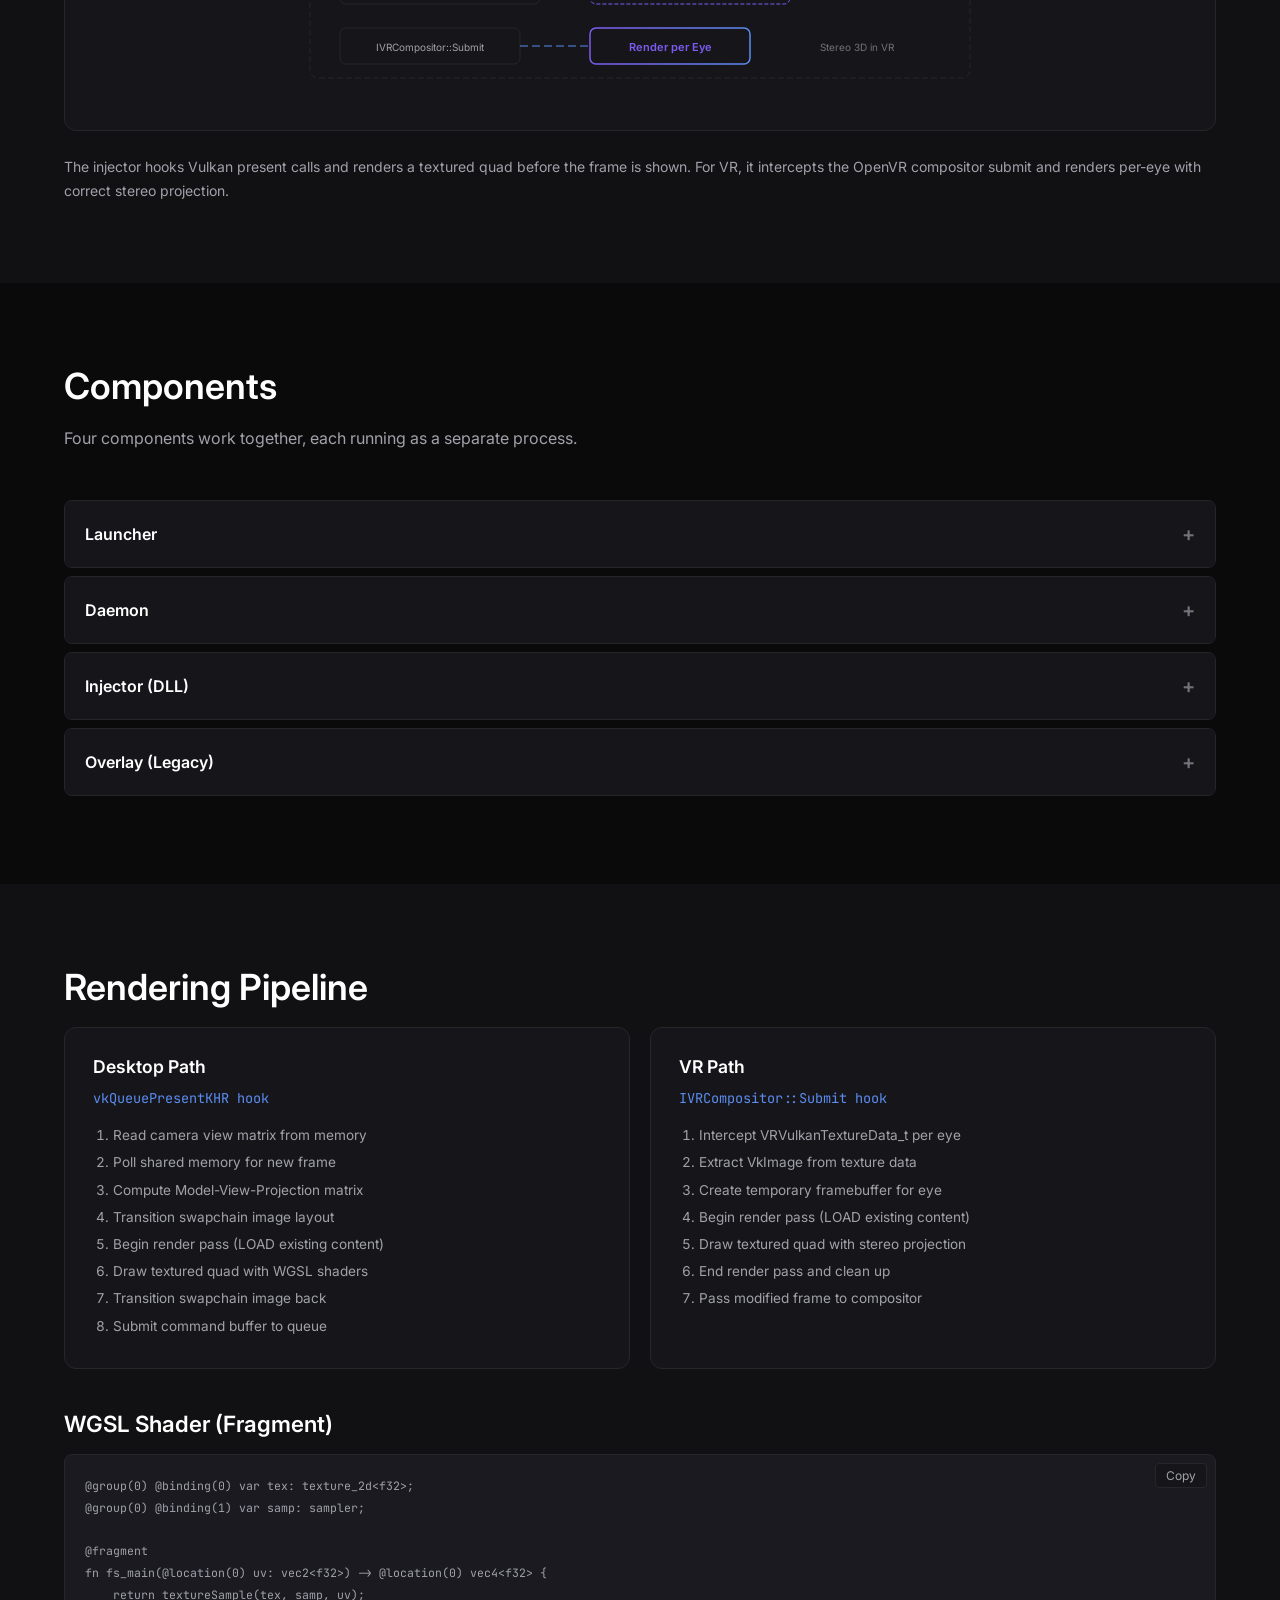
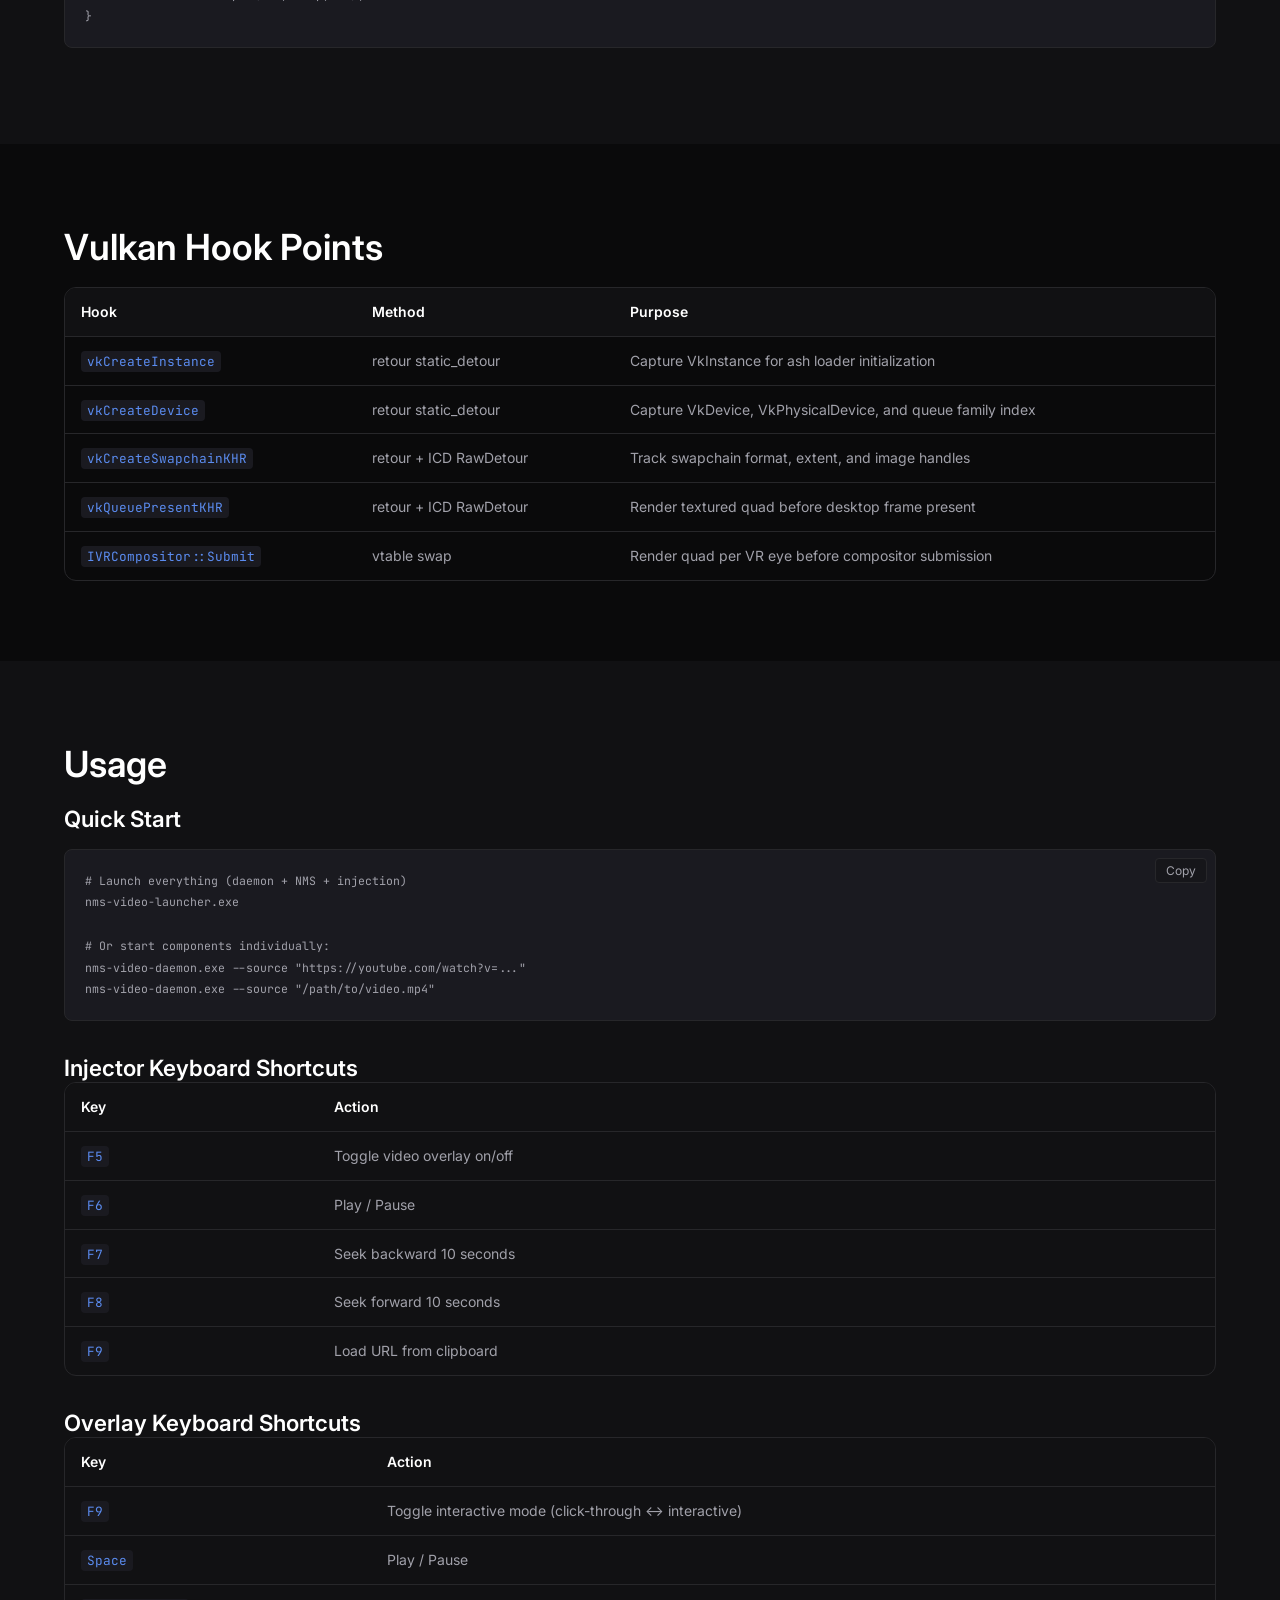
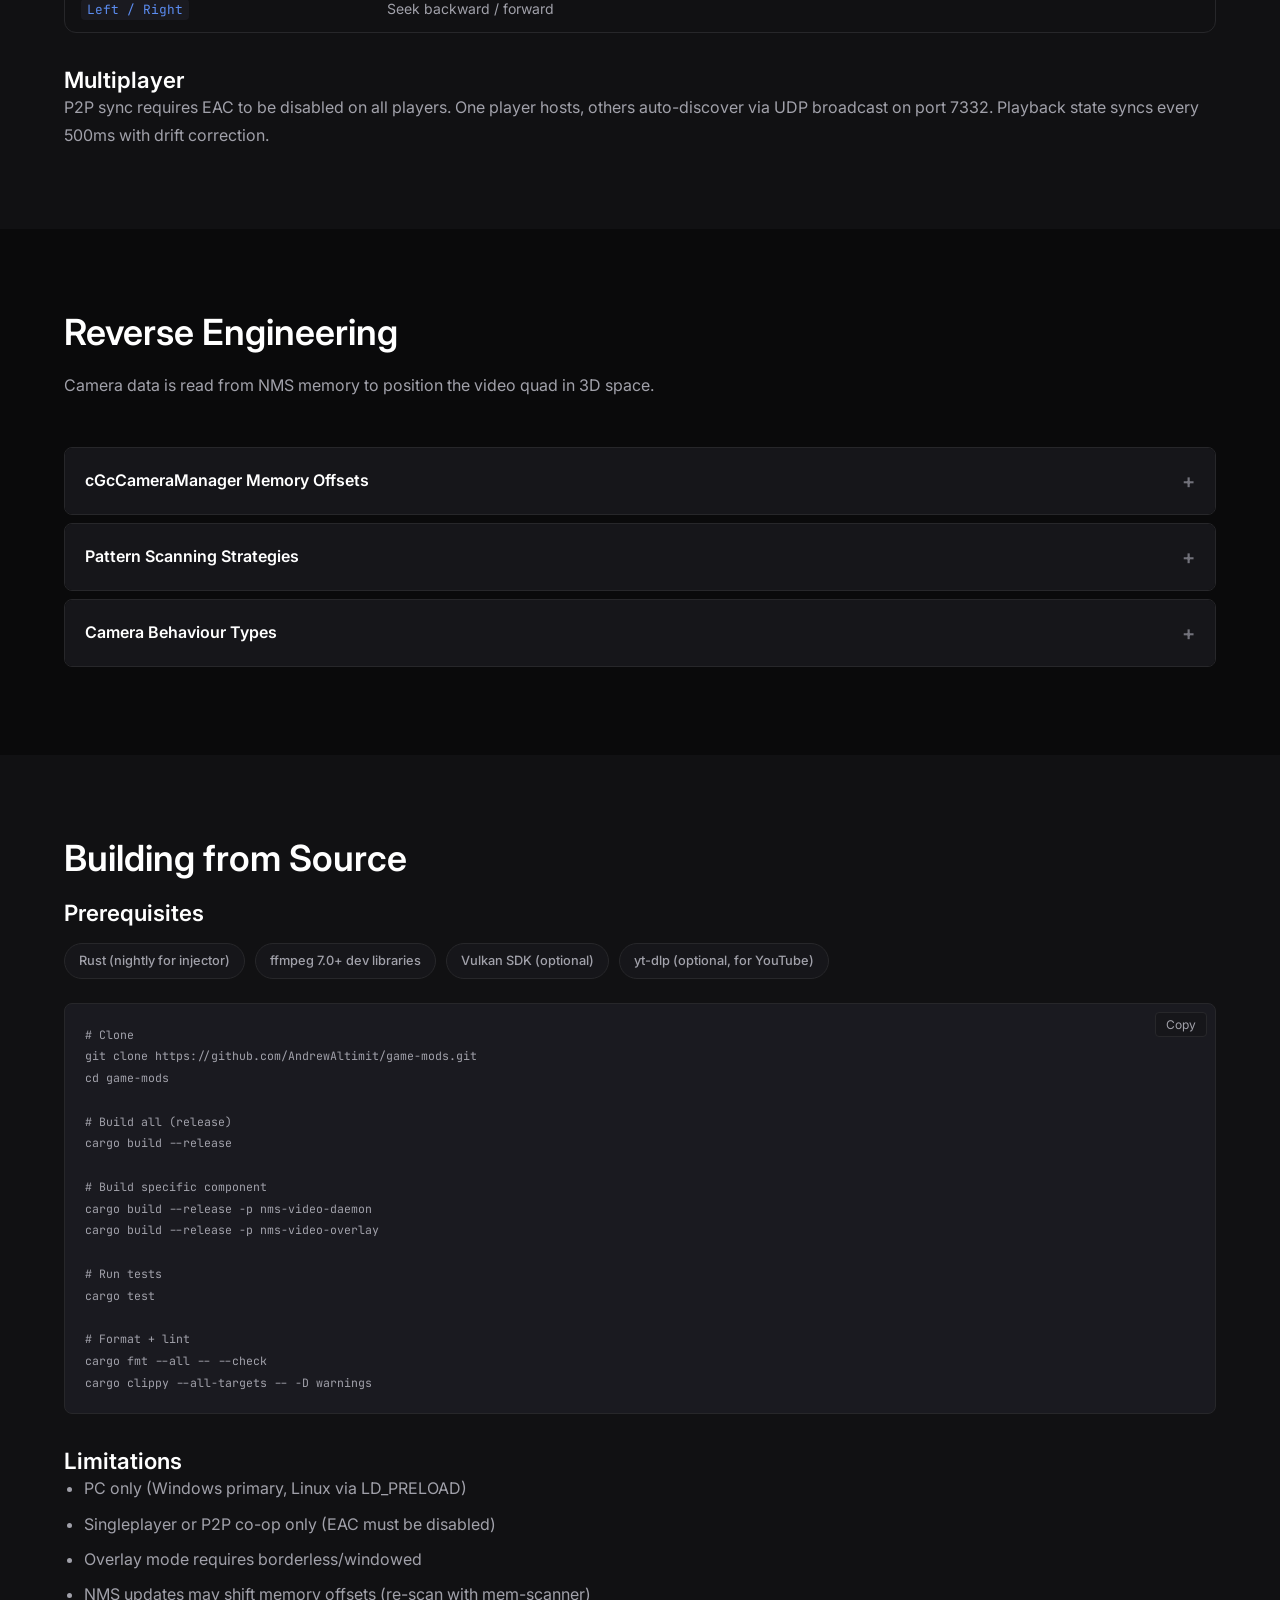
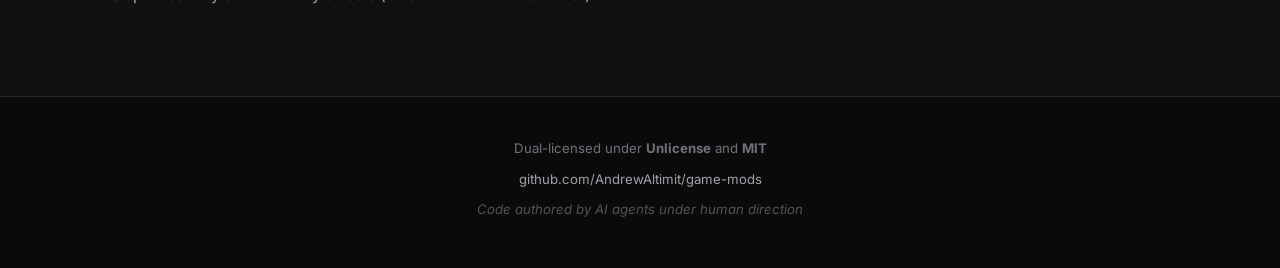
<file: site/nms-cockpit-video.html>
<!DOCTYPE html>
<html lang="en">
<head>
  <meta charset="UTF-8">
  <meta name="viewport" content="width=device-width, initial-scale=1.0">
  <title>NMS Cockpit Video — ITK Framework</title>
  <meta name="description" content="Watch videos inside your No Man's Sky cockpit. Vulkan injection, VR support, YouTube playback, and multiplayer sync.">
  <link rel="icon" href="img/favicon.svg" type="image/svg+xml">
  <link rel="stylesheet" href="css/styles.css">
</head>
<body>

  <!-- ── Navigation ──────────────────────────────────────────────── -->
  <nav class="navbar">
    <div class="container">
      <a href="index.html" class="nav-logo"><span>ITK</span> Framework</a>
      <div class="nav-links">
        <a href="architecture.html">Architecture</a>
        <a href="nms-cockpit-video.html" class="active">NMS Cockpit Video</a>
        <a href="docs.html">Docs</a>
        <a href="https://github.com/AndrewAltimit/game-mods" class="github-link" target="_blank" rel="noopener">
          <svg viewBox="0 0 16 16" aria-label="GitHub"><path d="M8 0C3.58 0 0 3.58 0 8c0 3.54 2.29 6.53 5.47 7.59.4.07.55-.17.55-.38 0-.19-.01-.82-.01-1.49-2.01.37-2.53-.49-2.69-.94-.09-.23-.48-.94-.82-1.13-.28-.15-.68-.52-.01-.53.63-.01 1.08.58 1.23.82.72 1.21 1.87.87 2.33.66.07-.52.28-.87.51-1.07-1.78-.2-3.64-.89-3.64-3.95 0-.87.31-1.59.82-2.15-.08-.2-.36-1.02.08-2.12 0 0 .67-.21 2.2.82.64-.18 1.32-.27 2-.27s1.36.09 2 .27c1.53-1.04 2.2-.82 2.2-.82.44 1.1.16 1.92.08 2.12.51.56.82 1.27.82 2.15 0 3.07-1.87 3.75-3.65 3.95.29.25.54.73.54 1.48 0 1.07-.01 1.93-.01 2.2 0 .21.15.46.55.38A8.01 8.01 0 0016 8c0-4.42-3.58-8-8-8z"/></svg>
        </a>
      </div>
      <button class="hamburger" aria-label="Toggle navigation">
        <span></span><span></span><span></span>
      </button>
    </div>
  </nav>

  <div class="nav-overlay">
    <a href="index.html">Home</a>
    <a href="architecture.html">Architecture</a>
    <a href="nms-cockpit-video.html">NMS Cockpit Video</a>
    <a href="docs.html">Docs</a>
    <a href="https://github.com/AndrewAltimit/game-mods" target="_blank" rel="noopener">GitHub</a>
  </div>

  <!-- ── Breadcrumbs ─────────────────────────────────────────────── -->
  <div class="breadcrumbs container">
    <a href="index.html">Home</a> <span>/</span> NMS Cockpit Video
  </div>

  <!-- ── Page Header ─────────────────────────────────────────────── -->
  <section class="page-header">
    <div class="container">
      <div class="section-label fade-in">Featured Project</div>
      <h1 class="fade-in">NMS Cockpit Video</h1>
      <p class="fade-in">Watch videos inside your No Man's Sky spaceship cockpit. Desktop and VR, local files and YouTube, singleplayer and multiplayer.</p>
    </div>
  </section>

  <!-- ── Feature Highlights ──────────────────────────────────────── -->
  <section>
    <div class="container">
      <div class="card-grid">
        <div class="card fade-in">
          <div class="card-icon">V</div>
          <h3>Vulkan Injection</h3>
          <p>Hooks directly into the game's Vulkan render pipeline. Renders a textured quad in 3D space, positioned relative to the cockpit camera. Works in fullscreen and borderless modes.</p>
        </div>
        <div class="card fade-in">
          <div class="card-icon">R</div>
          <h3>VR Support</h3>
          <p>Intercepts OpenVR's <code>IVRCompositor::Submit</code> to render per-eye stereo views. The video screen appears as a physical object in VR space with proper depth and perspective.</p>
        </div>
        <div class="card fade-in">
          <div class="card-icon">Y</div>
          <h3>YouTube Playback</h3>
          <p>Load any YouTube URL directly. The daemon uses yt-dlp to extract stream URLs and decodes with ffmpeg. Hardware-accelerated via D3D11VA with automatic software fallback.</p>
        </div>
        <div class="card fade-in">
          <div class="card-icon">M</div>
          <h3>Multiplayer Sync</h3>
          <p>P2P synchronization via laminar. One player hosts, others auto-sync playback position with drift correction. Clock offset estimated via NTP-lite ping/pong exchanges.</p>
        </div>
      </div>
    </div>
  </section>

  <!-- ── Rendering Paths (Tabs) ──────────────────────────────────── -->
  <section style="background: var(--bg-raised);">
    <div class="container">
      <h2 class="section-title fade-in">Rendering Architecture</h2>
      <p class="section-desc fade-in">Two rendering paths, each optimized for different use cases.</p>

      <div class="fade-in">
        <div class="tabs">
          <button class="tab-btn active" data-tab="injector">Vulkan Injector (Desktop + VR)</button>
          <button class="tab-btn" data-tab="overlay">Overlay (Desktop Only)</button>
        </div>

        <div class="tab-panel active" data-tab="injector">
          <div class="diagram-wrap">
            <svg viewBox="0 0 700 280" xmlns="http://www.w3.org/2000/svg" style="max-width: 700px;">
              <defs>
                <linearGradient id="ig" x1="0%" y1="0%" x2="100%" y2="0%">
                  <stop offset="0%" stop-color="#7c5bf0"/><stop offset="100%" stop-color="#5b8cf0"/>
                </linearGradient>
              </defs>
              <!-- DLL Injected into NMS -->
              <rect x="20" y="20" width="660" height="240" rx="8" fill="none" stroke="#27272a" stroke-width="1" stroke-dasharray="6 3"/>
              <text x="40" y="45" fill="#71717a" font-family="JetBrains Mono, monospace" font-size="10">NMS.exe process</text>

              <!-- Hook chain -->
              <rect x="50" y="70" width="130" height="40" rx="6" fill="#16161a" stroke="#27272a" stroke-width="1"/>
              <text x="115" y="95" text-anchor="middle" fill="#e4e4e7" font-family="Inter, sans-serif" font-size="11">vkCreateDevice</text>

              <line x1="180" y1="90" x2="210" y2="90" stroke="#5b8cf0" stroke-width="1.5" class="flow-line"/>

              <rect x="210" y="70" width="140" height="40" rx="6" fill="#16161a" stroke="#27272a" stroke-width="1"/>
              <text x="280" y="95" text-anchor="middle" fill="#e4e4e7" font-family="Inter, sans-serif" font-size="11">vkQueuePresentKHR</text>

              <line x1="350" y1="90" x2="380" y2="90" stroke="#5b8cf0" stroke-width="1.5" class="flow-line"/>

              <rect x="380" y="70" width="130" height="40" rx="6" fill="none" stroke="url(#ig)" stroke-width="1.5"/>
              <text x="445" y="95" text-anchor="middle" fill="#7c5bf0" font-family="Inter, sans-serif" font-size="11" font-weight="600">Render Quad</text>

              <line x1="510" y1="90" x2="540" y2="90" stroke="#5b8cf0" stroke-width="1.5" class="flow-line"/>

              <rect x="540" y="70" width="120" height="40" rx="6" fill="#16161a" stroke="#27272a" stroke-width="1"/>
              <text x="600" y="95" text-anchor="middle" fill="#e4e4e7" font-family="Inter, sans-serif" font-size="11">Present Frame</text>

              <!-- Shmem read -->
              <rect x="300" y="150" width="200" height="36" rx="6" fill="#16161a" stroke="#7c5bf0" stroke-width="1" stroke-dasharray="4 2"/>
              <text x="400" y="173" text-anchor="middle" fill="#7c5bf0" font-family="JetBrains Mono, monospace" font-size="10">Shared Memory (read)</text>

              <line x1="400" y1="110" x2="400" y2="150" stroke="#7c5bf0" stroke-width="1" stroke-dasharray="4 2"/>

              <!-- Camera read -->
              <rect x="50" y="150" width="200" height="36" rx="6" fill="#16161a" stroke="#27272a" stroke-width="1"/>
              <text x="150" y="173" text-anchor="middle" fill="#a1a1aa" font-family="JetBrains Mono, monospace" font-size="10">Camera Matrix (memory)</text>

              <line x1="150" y1="110" x2="150" y2="150" stroke="#3f3f46" stroke-width="1" stroke-dasharray="4 2"/>

              <!-- VR path -->
              <rect x="50" y="210" width="180" height="36" rx="6" fill="#16161a" stroke="#27272a" stroke-width="1"/>
              <text x="140" y="233" text-anchor="middle" fill="#a1a1aa" font-family="Inter, sans-serif" font-size="10">IVRCompositor::Submit</text>

              <line x1="230" y1="228" x2="300" y2="228" stroke="#5b8cf0" stroke-width="1" class="flow-line"/>

              <rect x="300" y="210" width="160" height="36" rx="6" fill="none" stroke="url(#ig)" stroke-width="1.5"/>
              <text x="380" y="233" text-anchor="middle" fill="#7c5bf0" font-family="Inter, sans-serif" font-size="11" font-weight="600">Render per Eye</text>

              <text x="530" y="233" fill="#71717a" font-family="Inter, sans-serif" font-size="10">Stereo 3D in VR</text>
            </svg>
          </div>
          <p style="color: var(--text-muted); font-size: 0.875rem;">The injector hooks Vulkan present calls and renders a textured quad before the frame is shown. For VR, it intercepts the OpenVR compositor submit and renders per-eye with correct stereo projection.</p>
        </div>

        <div class="tab-panel" data-tab="overlay">
          <div class="diagram-wrap">
            <svg viewBox="0 0 700 180" xmlns="http://www.w3.org/2000/svg" style="max-width: 700px;">
              <rect x="50" y="30" width="160" height="50" rx="8" fill="#16161a" stroke="#27272a" stroke-width="1.5"/>
              <text x="130" y="60" text-anchor="middle" fill="#e4e4e7" font-family="Inter, sans-serif" font-size="13" font-weight="500">Daemon</text>

              <line x1="210" y1="55" x2="280" y2="55" stroke="#7c5bf0" stroke-width="1.5" class="flow-line"/>
              <text x="245" y="48" text-anchor="middle" fill="#7c5bf0" font-family="JetBrains Mono, monospace" font-size="9">shmem</text>

              <rect x="280" y="30" width="180" height="50" rx="8" fill="#16161a" stroke="#7c5bf0" stroke-width="1.5"/>
              <text x="370" y="60" text-anchor="middle" fill="#e4e4e7" font-family="Inter, sans-serif" font-size="13" font-weight="500">Overlay Window</text>

              <line x1="460" y1="55" x2="520" y2="55" stroke="#5b8cf0" stroke-width="1.5" class="flow-line"/>
              <text x="490" y="48" text-anchor="middle" fill="#5b8cf0" font-family="JetBrains Mono, monospace" font-size="9">renders</text>

              <rect x="520" y="30" width="150" height="50" rx="8" fill="none" stroke="#27272a" stroke-width="1" stroke-dasharray="4 2"/>
              <text x="595" y="60" text-anchor="middle" fill="#71717a" font-family="Inter, sans-serif" font-size="12">On Top of NMS</text>

              <text x="370" y="120" text-anchor="middle" fill="#a1a1aa" font-family="Inter, sans-serif" font-size="12">Separate process &middot; egui + wgpu &middot; Desktop only</text>
              <text x="370" y="140" text-anchor="middle" fill="#71717a" font-family="Inter, sans-serif" font-size="11">Requires borderless/windowed mode</text>
            </svg>
          </div>
          <p style="color: var(--text-muted); font-size: 0.875rem;">The overlay runs as a separate transparent window on top of the game. Simpler to set up but limited to desktop borderless/windowed mode. Uses egui for interactive controls.</p>
        </div>
      </div>
    </div>
  </section>

  <!-- ── Components (Accordion) ──────────────────────────────────── -->
  <section>
    <div class="container">
      <h2 class="section-title fade-in">Components</h2>
      <p class="section-desc fade-in">Four components work together, each running as a separate process.</p>

      <div class="fade-in">
        <div class="accordion-item">
          <div class="accordion-header">Launcher</div>
          <div class="accordion-body">
            <div class="accordion-body-inner">
              <p>The launcher orchestrates the entire workflow:</p>
              <ul style="padding-left: 20px; margin-top: 12px;">
                <li style="list-style: disc; margin-bottom: 6px;">Starts the daemon process</li>
                <li style="list-style: disc; margin-bottom: 6px;">Launches NMS with <code>--disable-eac</code> (required for injection)</li>
                <li style="list-style: disc; margin-bottom: 6px;">Waits for the game process to appear</li>
                <li style="list-style: disc; margin-bottom: 6px;">Injects the DLL into the game</li>
                <li style="list-style: disc; margin-bottom: 6px;">Monitors all processes and shuts down the daemon on exit</li>
              </ul>
            </div>
          </div>
        </div>

        <div class="accordion-item">
          <div class="accordion-header">Daemon</div>
          <div class="accordion-body">
            <div class="accordion-body-inner">
              <p>The daemon handles all heavy processing outside the game:</p>
              <ul style="padding-left: 20px; margin-top: 12px;">
                <li style="list-style: disc; margin-bottom: 6px;"><strong>Video decoding</strong> &mdash; ffmpeg-next with D3D11VA hardware acceleration, software fallback</li>
                <li style="list-style: disc; margin-bottom: 6px;"><strong>Frame transport</strong> &mdash; Writes decoded RGBA frames to triple-buffered shared memory via seqlock</li>
                <li style="list-style: disc; margin-bottom: 6px;"><strong>Audio playback</strong> &mdash; cpal with ringbuf for buffered output</li>
                <li style="list-style: disc; margin-bottom: 6px;"><strong>YouTube support</strong> &mdash; yt-dlp integration for URL extraction</li>
                <li style="list-style: disc; margin-bottom: 6px;"><strong>IPC server</strong> &mdash; Accepts commands from injector and overlay</li>
                <li style="list-style: disc; margin-bottom: 6px;"><strong>Multiplayer sync</strong> &mdash; P2P networking via laminar (optional)</li>
              </ul>
              <p style="margin-top: 12px;">Memory budget: &lt; 30 MB (excluding video buffer)</p>
            </div>
          </div>
        </div>

        <div class="accordion-item">
          <div class="accordion-header">Injector (DLL)</div>
          <div class="accordion-body">
            <div class="accordion-body-inner">
              <p>The injector is a Vulkan rendering hook DLL loaded into the NMS process:</p>
              <ul style="padding-left: 20px; margin-top: 12px;">
                <li style="list-style: disc; margin-bottom: 6px;"><strong>Vulkan hooks</strong> &mdash; Intercepts <code>vkCreateDevice</code>, <code>vkCreateSwapchainKHR</code>, <code>vkQueuePresentKHR</code></li>
                <li style="list-style: disc; margin-bottom: 6px;"><strong>VR hooks</strong> &mdash; Swaps the <code>IVRCompositor::Submit</code> vtable entry for stereo rendering</li>
                <li style="list-style: disc; margin-bottom: 6px;"><strong>Renderer</strong> &mdash; Full Vulkan pipeline: descriptor sets, render pass, textured quad geometry</li>
                <li style="list-style: disc; margin-bottom: 6px;"><strong>Camera reading</strong> &mdash; Reads view matrix from <code>cGcCameraManager</code> at known memory offsets</li>
                <li style="list-style: disc; margin-bottom: 6px;"><strong>Keyboard input</strong> &mdash; F5-F9 hotkeys for toggling, play/pause, seeking, URL loading</li>
                <li style="list-style: disc; margin-bottom: 6px;"><strong>Shaders</strong> &mdash; WGSL compiled to SPIR-V at build time via naga (no Vulkan SDK required)</li>
              </ul>
              <p style="margin-top: 12px;">Memory budget: &lt; 5 MB. Requires nightly Rust.</p>
            </div>
          </div>
        </div>

        <div class="accordion-item">
          <div class="accordion-header">Overlay (Legacy)</div>
          <div class="accordion-body">
            <div class="accordion-body-inner">
              <p>A simpler alternative for desktop-only use:</p>
              <ul style="padding-left: 20px; margin-top: 12px;">
                <li style="list-style: disc; margin-bottom: 6px;">Separate transparent window rendered on top of NMS</li>
                <li style="list-style: disc; margin-bottom: 6px;">egui for interactive controls (play/pause, seek bar, URL input)</li>
                <li style="list-style: disc; margin-bottom: 6px;">wgpu for GPU-accelerated rendering</li>
                <li style="list-style: disc; margin-bottom: 6px;">Reads frames from shared memory (same as injector)</li>
                <li style="list-style: disc; margin-bottom: 6px;">Click-through mode (<code>WS_EX_TRANSPARENT</code>) with F9 toggle for interaction</li>
              </ul>
              <p style="margin-top: 12px;">Requires borderless or windowed mode. Does not work in VR.</p>
            </div>
          </div>
        </div>
      </div>
    </div>
  </section>

  <!-- ── Rendering Pipeline ──────────────────────────────────────── -->
  <section style="background: var(--bg-raised);">
    <div class="container">
      <h2 class="section-title fade-in">Rendering Pipeline</h2>

      <div class="card-grid">
        <div class="card fade-in">
          <h3>Desktop Path</h3>
          <p class="mono" style="margin-bottom: 12px;">vkQueuePresentKHR hook</p>
          <ol style="padding-left: 20px; color: var(--text-muted); font-size: 0.85rem; line-height: 2;">
            <li style="list-style: decimal;">Read camera view matrix from memory</li>
            <li style="list-style: decimal;">Poll shared memory for new frame</li>
            <li style="list-style: decimal;">Compute Model-View-Projection matrix</li>
            <li style="list-style: decimal;">Transition swapchain image layout</li>
            <li style="list-style: decimal;">Begin render pass (LOAD existing content)</li>
            <li style="list-style: decimal;">Draw textured quad with WGSL shaders</li>
            <li style="list-style: decimal;">Transition swapchain image back</li>
            <li style="list-style: decimal;">Submit command buffer to queue</li>
          </ol>
        </div>
        <div class="card fade-in">
          <h3>VR Path</h3>
          <p class="mono" style="margin-bottom: 12px;">IVRCompositor::Submit hook</p>
          <ol style="padding-left: 20px; color: var(--text-muted); font-size: 0.85rem; line-height: 2;">
            <li style="list-style: decimal;">Intercept VRVulkanTextureData_t per eye</li>
            <li style="list-style: decimal;">Extract VkImage from texture data</li>
            <li style="list-style: decimal;">Create temporary framebuffer for eye</li>
            <li style="list-style: decimal;">Begin render pass (LOAD existing content)</li>
            <li style="list-style: decimal;">Draw textured quad with stereo projection</li>
            <li style="list-style: decimal;">End render pass and clean up</li>
            <li style="list-style: decimal;">Pass modified frame to compositor</li>
          </ol>
        </div>
      </div>

      <h3 class="fade-in" style="margin-top: 40px;">WGSL Shader (Fragment)</h3>
      <pre class="fade-in"><code>@group(0) @binding(0) var tex: texture_2d&lt;f32&gt;;
@group(0) @binding(1) var samp: sampler;

@fragment
fn fs_main(@location(0) uv: vec2&lt;f32&gt;) -&gt; @location(0) vec4&lt;f32&gt; {
    return textureSample(tex, samp, uv);
}</code></pre>
    </div>
  </section>

  <!-- ── Vulkan Hook Points ──────────────────────────────────────── -->
  <section>
    <div class="container">
      <h2 class="section-title fade-in">Vulkan Hook Points</h2>
      <div class="table-wrap fade-in">
        <table>
          <thead>
            <tr><th>Hook</th><th>Method</th><th>Purpose</th></tr>
          </thead>
          <tbody>
            <tr>
              <td><code>vkCreateInstance</code></td>
              <td>retour static_detour</td>
              <td>Capture VkInstance for ash loader initialization</td>
            </tr>
            <tr>
              <td><code>vkCreateDevice</code></td>
              <td>retour static_detour</td>
              <td>Capture VkDevice, VkPhysicalDevice, and queue family index</td>
            </tr>
            <tr>
              <td><code>vkCreateSwapchainKHR</code></td>
              <td>retour + ICD RawDetour</td>
              <td>Track swapchain format, extent, and image handles</td>
            </tr>
            <tr>
              <td><code>vkQueuePresentKHR</code></td>
              <td>retour + ICD RawDetour</td>
              <td>Render textured quad before desktop frame present</td>
            </tr>
            <tr>
              <td><code>IVRCompositor::Submit</code></td>
              <td>vtable swap</td>
              <td>Render quad per VR eye before compositor submission</td>
            </tr>
          </tbody>
        </table>
      </div>
    </div>
  </section>

  <!-- ── Usage Guide ─────────────────────────────────────────────── -->
  <section style="background: var(--bg-raised);">
    <div class="container">
      <h2 class="section-title fade-in">Usage</h2>

      <h3 class="fade-in">Quick Start</h3>
      <pre class="fade-in"><code># Launch everything (daemon + NMS + injection)
nms-video-launcher.exe

# Or start components individually:
nms-video-daemon.exe --source "https://youtube.com/watch?v=..."
nms-video-daemon.exe --source "/path/to/video.mp4"</code></pre>

      <h3 class="fade-in" style="margin-top: 32px;">Injector Keyboard Shortcuts</h3>
      <div class="table-wrap fade-in">
        <table>
          <thead><tr><th>Key</th><th>Action</th></tr></thead>
          <tbody>
            <tr><td><code>F5</code></td><td>Toggle video overlay on/off</td></tr>
            <tr><td><code>F6</code></td><td>Play / Pause</td></tr>
            <tr><td><code>F7</code></td><td>Seek backward 10 seconds</td></tr>
            <tr><td><code>F8</code></td><td>Seek forward 10 seconds</td></tr>
            <tr><td><code>F9</code></td><td>Load URL from clipboard</td></tr>
          </tbody>
        </table>
      </div>

      <h3 class="fade-in" style="margin-top: 32px;">Overlay Keyboard Shortcuts</h3>
      <div class="table-wrap fade-in">
        <table>
          <thead><tr><th>Key</th><th>Action</th></tr></thead>
          <tbody>
            <tr><td><code>F9</code></td><td>Toggle interactive mode (click-through &harr; interactive)</td></tr>
            <tr><td><code>Space</code></td><td>Play / Pause</td></tr>
            <tr><td><code>Left / Right</code></td><td>Seek backward / forward</td></tr>
          </tbody>
        </table>
      </div>

      <h3 class="fade-in" style="margin-top: 32px;">Multiplayer</h3>
      <p class="fade-in" style="color: var(--text-muted);">P2P sync requires EAC to be disabled on all players. One player hosts, others auto-discover via UDP broadcast on port 7332. Playback state syncs every 500ms with drift correction.</p>
    </div>
  </section>

  <!-- ── Reverse Engineering (Collapsible) ────────────────────────── -->
  <section>
    <div class="container">
      <h2 class="section-title fade-in">Reverse Engineering</h2>
      <p class="section-desc fade-in">Camera data is read from NMS memory to position the video quad in 3D space.</p>

      <div class="fade-in">
        <div class="accordion-item">
          <div class="accordion-header">cGcCameraManager Memory Offsets</div>
          <div class="accordion-body">
            <div class="accordion-body-inner">
              <pre><code>Singleton pointer: NMS.exe + 0x56666B0

cGcCameraManager layout:
  +0x118  Camera mode     (u32, cockpit = 0x10)
  +0x130  View matrix     (4x4 f32, row-major)
  +0x1D0  FoV             (f32, degrees)
  +0x1D4  Aspect ratio    (f32)

View Matrix Format (row-major):
  [Rx Ry Rz 0]   Right vector
  [Ux Uy Uz 0]   Up vector
  [Fx Fy Fz 0]   Forward vector
  [Px Py Pz 1]   Position</code></pre>
              <p style="margin-top: 12px;"><strong>Note:</strong> Memory offsets are version-specific and may shift with NMS updates. The mem-scanner tool can re-scan for updated offsets using RTTI patterns.</p>
            </div>
          </div>
        </div>

        <div class="accordion-item">
          <div class="accordion-header">Pattern Scanning Strategies</div>
          <div class="accordion-body">
            <div class="accordion-body-inner">
              <ul style="padding-left: 20px;">
                <li style="list-style: disc; margin-bottom: 8px;"><strong>RTTI-Based</strong> (most robust, cross-version) &mdash; Scan for RTTI type descriptors like <code>cGcCameraManager</code> class name strings, then follow vtable references to find the singleton.</li>
                <li style="list-style: disc; margin-bottom: 8px;"><strong>Global Pointer</strong> (fastest, version-specific) &mdash; Direct read from known offset. Fastest approach but breaks on every game update.</li>
                <li style="list-style: disc; margin-bottom: 8px;"><strong>Code Signature</strong> (medium robustness) &mdash; Scan for instruction patterns that reference the camera manager. More resilient to minor updates.</li>
              </ul>
              <p style="margin-top: 12px;">The <code>mem-scanner</code> tool (in <code>tools/mem-scanner/</code>) scanned 2.87 GB of NMS memory in seconds to discover these offsets.</p>
            </div>
          </div>
        </div>

        <div class="accordion-item">
          <div class="accordion-header">Camera Behaviour Types</div>
          <div class="accordion-body">
            <div class="accordion-body-inner">
              <p>NMS has 25 camera behaviour classes. The injector checks for cockpit mode (0x10) before rendering:</p>
              <div class="table-wrap" style="margin-top: 12px;">
                <table>
                  <thead><tr><th>Mode</th><th>Value</th><th>FoV</th><th>Aspect</th></tr></thead>
                  <tbody>
                    <tr><td>Cockpit (ModelView)</td><td><code>0x10</code></td><td>75&deg;</td><td>1.5</td></tr>
                    <tr><td>On-Foot (FirstPerson)</td><td><code>0x40</code></td><td>70&deg;</td><td>1.0</td></tr>
                    <tr><td>Photo Mode</td><td><code>0x04</code></td><td>Variable</td><td>Variable</td></tr>
                  </tbody>
                </table>
              </div>
            </div>
          </div>
        </div>
      </div>
    </div>
  </section>

  <!-- ── Building from Source ─────────────────────────────────────── -->
  <section style="background: var(--bg-raised);">
    <div class="container">
      <h2 class="section-title fade-in">Building from Source</h2>

      <h3 class="fade-in">Prerequisites</h3>
      <div class="pills-wrap fade-in" style="justify-content: flex-start; margin: 16px 0 24px;">
        <span class="pill">Rust (nightly for injector)</span>
        <span class="pill">ffmpeg 7.0+ dev libraries</span>
        <span class="pill">Vulkan SDK (optional)</span>
        <span class="pill">yt-dlp (optional, for YouTube)</span>
      </div>

      <pre class="fade-in"><code># Clone
git clone https://github.com/AndrewAltimit/game-mods.git
cd game-mods

# Build all (release)
cargo build --release

# Build specific component
cargo build --release -p nms-video-daemon
cargo build --release -p nms-video-overlay

# Run tests
cargo test

# Format + lint
cargo fmt --all -- --check
cargo clippy --all-targets -- -D warnings</code></pre>

      <h3 class="fade-in" style="margin-top: 32px;">Limitations</h3>
      <ul class="fade-in" style="padding-left: 20px; color: var(--text-muted);">
        <li style="list-style: disc; margin-bottom: 8px;">PC only (Windows primary, Linux via LD_PRELOAD)</li>
        <li style="list-style: disc; margin-bottom: 8px;">Singleplayer or P2P co-op only (EAC must be disabled)</li>
        <li style="list-style: disc; margin-bottom: 8px;">Overlay mode requires borderless/windowed</li>
        <li style="list-style: disc; margin-bottom: 8px;">NMS updates may shift memory offsets (re-scan with mem-scanner)</li>
      </ul>
    </div>
  </section>

  <!-- ── Footer ──────────────────────────────────────────────────── -->
  <footer class="footer">
    <div class="container">
      <p>Dual-licensed under <strong>Unlicense</strong> and <strong>MIT</strong></p>
      <p><a href="https://github.com/AndrewAltimit/game-mods" target="_blank" rel="noopener">github.com/AndrewAltimit/game-mods</a></p>
      <p class="footer-ai">Code authored by AI agents under human direction</p>
    </div>
  </footer>

  <script src="js/main.js"></script>
</body>
</html>
</file>
<file: site/css/styles.css>
/* ═══════════════════════════════════════════════════════════════════
   ITK — Injection Toolkit Design System
   Modern dark tech (Vercel/Linear-inspired)
   ═══════════════════════════════════════════════════════════════════ */

/* ── Fonts ────────────────────────────────────────────────────────── */
@import url('https://fonts.googleapis.com/css2?family=Inter:wght@400;500;600;700&family=JetBrains+Mono:wght@400;500&display=swap');

/* ── Custom Properties ────────────────────────────────────────────── */
:root {
  --bg:           #0a0a0b;
  --bg-raised:    #111113;
  --bg-card:      #16161a;
  --bg-code:      #1a1a20;
  --border:       #27272a;
  --border-light: #3f3f46;
  --text:         #e4e4e7;
  --text-muted:   #a1a1aa;
  --text-dim:     #71717a;
  --accent:       #7c5bf0;
  --accent-end:   #5b8cf0;
  --gradient:     linear-gradient(135deg, var(--accent), var(--accent-end));
  --font-body:    'Inter', system-ui, -apple-system, sans-serif;
  --font-mono:    'JetBrains Mono', ui-monospace, 'Cascadia Code', monospace;
  --radius:       8px;
  --radius-lg:    12px;
  --transition:   0.25s cubic-bezier(0.4, 0, 0.2, 1);
  --nav-height:   64px;
  --max-width:    1200px;
}

/* ── Reset & Base ─────────────────────────────────────────────────── */
*, *::before, *::after { box-sizing: border-box; margin: 0; padding: 0; }

html {
  scroll-behavior: smooth;
  scroll-padding-top: calc(var(--nav-height) + 24px);
  -webkit-text-size-adjust: 100%;
}

body {
  font-family: var(--font-body);
  background: var(--bg);
  color: var(--text);
  line-height: 1.7;
  font-size: clamp(0.938rem, 0.9rem + 0.2vw, 1rem);
  -webkit-font-smoothing: antialiased;
  overflow-x: hidden;
}

a { color: var(--accent-end); text-decoration: none; transition: color var(--transition); }
a:hover { color: var(--accent); }

img, svg { max-width: 100%; height: auto; display: block; }
ul, ol { list-style: none; }
h1, h2, h3, h4 { line-height: 1.3; font-weight: 600; color: #fff; }

h1 { font-size: clamp(2rem, 1.5rem + 2.5vw, 3.25rem); }
h2 { font-size: clamp(1.5rem, 1.2rem + 1.5vw, 2.25rem); }
h3 { font-size: clamp(1.15rem, 1rem + 0.5vw, 1.5rem); }

/* ── Layout Helpers ───────────────────────────────────────────────── */
.container {
  width: 100%;
  max-width: var(--max-width);
  margin: 0 auto;
  padding: 0 24px;
}

section {
  padding: 80px 0;
}

.section-label {
  font-size: 0.8rem;
  font-weight: 600;
  text-transform: uppercase;
  letter-spacing: 0.12em;
  background: var(--gradient);
  -webkit-background-clip: text;
  -webkit-text-fill-color: transparent;
  background-clip: text;
  margin-bottom: 12px;
}

.section-title {
  margin-bottom: 16px;
}

.section-desc {
  color: var(--text-muted);
  max-width: 640px;
  margin-bottom: 48px;
}

/* ── Navigation ───────────────────────────────────────────────────── */
.navbar {
  position: fixed;
  top: 0;
  left: 0;
  right: 0;
  z-index: 1000;
  height: var(--nav-height);
  background: rgba(10, 10, 11, 0.8);
  backdrop-filter: blur(12px);
  -webkit-backdrop-filter: blur(12px);
  border-bottom: 1px solid var(--border);
  display: flex;
  align-items: center;
}

.navbar .container {
  display: flex;
  align-items: center;
  justify-content: space-between;
}

.nav-logo {
  font-weight: 700;
  font-size: 1.15rem;
  color: #fff;
  display: flex;
  align-items: center;
  gap: 8px;
}

.nav-logo span {
  background: var(--gradient);
  -webkit-background-clip: text;
  -webkit-text-fill-color: transparent;
  background-clip: text;
}

.nav-links {
  display: flex;
  align-items: center;
  gap: 32px;
}

.nav-links a {
  font-size: 0.875rem;
  font-weight: 500;
  color: var(--text-muted);
  position: relative;
  padding: 4px 0;
  transition: color var(--transition);
}

.nav-links a:hover,
.nav-links a.active {
  color: #fff;
}

.nav-links a.active::after {
  content: '';
  position: absolute;
  bottom: -2px;
  left: 0;
  right: 0;
  height: 2px;
  background: var(--gradient);
  border-radius: 1px;
}

.nav-links .github-link {
  display: flex;
  align-items: center;
}

.nav-links .github-link svg {
  width: 20px;
  height: 20px;
  fill: var(--text-muted);
  transition: fill var(--transition);
}

.nav-links .github-link:hover svg {
  fill: #fff;
}

/* Hamburger */
.hamburger {
  display: none;
  flex-direction: column;
  gap: 5px;
  background: none;
  border: none;
  cursor: pointer;
  padding: 4px;
}

.hamburger span {
  display: block;
  width: 22px;
  height: 2px;
  background: var(--text);
  border-radius: 1px;
  transition: var(--transition);
}

.hamburger.active span:nth-child(1) { transform: rotate(45deg) translate(5px, 5px); }
.hamburger.active span:nth-child(2) { opacity: 0; }
.hamburger.active span:nth-child(3) { transform: rotate(-45deg) translate(5px, -5px); }

/* Mobile overlay */
.nav-overlay {
  display: none;
  position: fixed;
  inset: 0;
  z-index: 999;
  background: rgba(10, 10, 11, 0.95);
  backdrop-filter: blur(16px);
  flex-direction: column;
  align-items: center;
  justify-content: center;
  gap: 32px;
}

.nav-overlay.active { display: flex; }

.nav-overlay a {
  font-size: 1.5rem;
  font-weight: 600;
  color: var(--text);
}

.nav-overlay a:hover { color: var(--accent); }

@media (max-width: 768px) {
  .nav-links { display: none; }
  .hamburger { display: flex; }
}

/* ── Breadcrumbs ──────────────────────────────────────────────────── */
.breadcrumbs {
  padding-top: calc(var(--nav-height) + 24px);
  padding-bottom: 0;
  font-size: 0.85rem;
  color: var(--text-dim);
}

.breadcrumbs a { color: var(--text-muted); }
.breadcrumbs a:hover { color: var(--accent-end); }
.breadcrumbs span { margin: 0 8px; color: var(--border-light); }

/* ── Hero ─────────────────────────────────────────────────────────── */
.hero {
  position: relative;
  min-height: 90vh;
  display: flex;
  align-items: center;
  text-align: center;
  padding-top: var(--nav-height);
  overflow: hidden;
}

.hero::before {
  content: '';
  position: absolute;
  top: -50%;
  left: 50%;
  width: 800px;
  height: 800px;
  transform: translateX(-50%);
  background: radial-gradient(circle, rgba(124, 91, 240, 0.12) 0%, transparent 70%);
  pointer-events: none;
}

.hero-content {
  position: relative;
  z-index: 1;
  width: 100%;
}

.hero h1 {
  margin-bottom: 20px;
}

.hero h1 .gradient {
  background: var(--gradient);
  -webkit-background-clip: text;
  -webkit-text-fill-color: transparent;
  background-clip: text;
}

.hero-tagline {
  font-size: clamp(1.1rem, 0.9rem + 1vw, 1.4rem);
  color: var(--text-muted);
  max-width: 600px;
  margin: 0 auto 40px;
}

.hero-ctas {
  display: flex;
  justify-content: center;
  gap: 16px;
  flex-wrap: wrap;
}

/* ── Buttons ──────────────────────────────────────────────────────── */
.btn {
  display: inline-flex;
  align-items: center;
  gap: 8px;
  padding: 12px 28px;
  border-radius: var(--radius);
  font-size: 0.938rem;
  font-weight: 600;
  cursor: pointer;
  border: none;
  transition: var(--transition);
}

.btn-primary {
  background: var(--gradient);
  color: #fff;
}

.btn-primary:hover {
  opacity: 0.9;
  transform: translateY(-1px);
  color: #fff;
}

.btn-secondary {
  background: var(--bg-card);
  color: var(--text);
  border: 1px solid var(--border);
}

.btn-secondary:hover {
  border-color: var(--border-light);
  color: #fff;
  transform: translateY(-1px);
}

/* ── Cards ────────────────────────────────────────────────────────── */
.card-grid {
  display: grid;
  grid-template-columns: repeat(auto-fit, minmax(300px, 1fr));
  gap: 20px;
}

.card {
  background: var(--bg-card);
  border: 1px solid var(--border);
  border-radius: var(--radius-lg);
  padding: 28px;
  transition: var(--transition);
}

.card:hover {
  border-color: var(--border-light);
  transform: translateY(-2px);
}

.card-icon {
  width: 40px;
  height: 40px;
  border-radius: var(--radius);
  background: var(--gradient);
  display: flex;
  align-items: center;
  justify-content: center;
  margin-bottom: 16px;
  font-size: 1.1rem;
  color: #fff;
}

.card h3 {
  font-size: 1.1rem;
  margin-bottom: 8px;
}

.card p {
  color: var(--text-muted);
  font-size: 0.875rem;
}

.card .mono {
  font-family: var(--font-mono);
  font-size: 0.85rem;
  color: var(--accent-end);
}

/* ── Stats Strip ──────────────────────────────────────────────────── */
.stats-strip {
  padding: 48px 0;
  border-top: 1px solid var(--border);
  border-bottom: 1px solid var(--border);
  background: var(--bg-raised);
}

.stats-grid {
  display: grid;
  grid-template-columns: repeat(4, 1fr);
  gap: 24px;
  text-align: center;
}

.stat-card {
  padding: 24px 16px;
}

.stat-value {
  font-size: clamp(1.75rem, 1.5rem + 1.5vw, 2.5rem);
  font-weight: 700;
  background: var(--gradient);
  -webkit-background-clip: text;
  -webkit-text-fill-color: transparent;
  background-clip: text;
  line-height: 1.2;
}

.stat-label {
  font-size: 0.85rem;
  color: var(--text-muted);
  margin-top: 4px;
}

@media (max-width: 768px) {
  .stats-grid { grid-template-columns: repeat(2, 1fr); }
}

@media (max-width: 480px) {
  .stats-grid { grid-template-columns: 1fr; }
}

/* ── Featured Project Card ────────────────────────────────────────── */
.featured-card {
  background: var(--bg-card);
  border: 1px solid var(--border);
  border-radius: var(--radius-lg);
  padding: 40px;
  display: flex;
  gap: 40px;
  align-items: center;
}

.featured-card .featured-info { flex: 1; }
.featured-card .featured-info h3 { font-size: 1.5rem; margin-bottom: 12px; }
.featured-card .featured-info p { color: var(--text-muted); margin-bottom: 24px; }

.featured-card .feature-list {
  display: flex;
  flex-wrap: wrap;
  gap: 8px;
  margin-bottom: 24px;
}

@media (max-width: 768px) {
  .featured-card { flex-direction: column; padding: 28px; }
}

/* ── Pill Badges ──────────────────────────────────────────────────── */
.pill {
  display: inline-block;
  padding: 6px 14px;
  border-radius: 9999px;
  font-size: 0.8rem;
  font-weight: 500;
  background: var(--bg-card);
  border: 1px solid var(--border);
  color: var(--text-muted);
}

.pill-accent {
  border-color: rgba(124, 91, 240, 0.3);
  color: var(--accent);
}

.pills-wrap {
  display: flex;
  flex-wrap: wrap;
  gap: 10px;
  justify-content: center;
}

/* ── Tables ───────────────────────────────────────────────────────── */
.table-wrap {
  overflow-x: auto;
  border-radius: var(--radius-lg);
  border: 1px solid var(--border);
}

table {
  width: 100%;
  border-collapse: collapse;
  font-size: 0.875rem;
}

th, td {
  padding: 12px 16px;
  text-align: left;
  border-bottom: 1px solid var(--border);
}

th {
  background: var(--bg-raised);
  font-weight: 600;
  color: #fff;
  white-space: nowrap;
}

td { color: var(--text-muted); }

tr:last-child td { border-bottom: none; }

tr:hover td { background: rgba(255, 255, 255, 0.02); }

td code {
  font-family: var(--font-mono);
  font-size: 0.8rem;
  background: var(--bg-code);
  padding: 2px 6px;
  border-radius: 4px;
  color: var(--accent-end);
}

/* ── Code Blocks ──────────────────────────────────────────────────── */
pre {
  background: var(--bg-code);
  border: 1px solid var(--border);
  border-radius: var(--radius);
  padding: 20px;
  overflow-x: auto;
  font-family: var(--font-mono);
  font-size: 0.85rem;
  line-height: 1.6;
  color: var(--text-muted);
  margin: 16px 0;
}

code {
  font-family: var(--font-mono);
  font-size: 0.85em;
}

p code, li code {
  background: var(--bg-code);
  padding: 2px 6px;
  border-radius: 4px;
  color: var(--accent-end);
  font-size: 0.85em;
}

.copy-btn {
  position: absolute;
  top: 8px;
  right: 8px;
  background: var(--bg-card);
  border: 1px solid var(--border);
  color: var(--text-muted);
  padding: 4px 10px;
  font-size: 0.75rem;
  border-radius: 4px;
  cursor: pointer;
  font-family: var(--font-body);
  transition: var(--transition);
}

.copy-btn:hover {
  border-color: var(--border-light);
  color: #fff;
}

/* ── Tabs ─────────────────────────────────────────────────────────── */
.tabs {
  display: flex;
  gap: 0;
  border-bottom: 1px solid var(--border);
  margin-bottom: 24px;
}

.tab-btn {
  background: none;
  border: none;
  border-bottom: 2px solid transparent;
  padding: 10px 20px;
  color: var(--text-muted);
  font-size: 0.875rem;
  font-weight: 500;
  cursor: pointer;
  font-family: var(--font-body);
  transition: var(--transition);
}

.tab-btn:hover { color: var(--text); }

.tab-btn.active {
  color: #fff;
  border-bottom-color: var(--accent);
}

.tab-panel { display: none; }
.tab-panel.active { display: block; }

/* ── Accordion ────────────────────────────────────────────────────── */
.accordion-item {
  border: 1px solid var(--border);
  border-radius: var(--radius);
  margin-bottom: 8px;
  overflow: hidden;
}

.accordion-header {
  display: flex;
  align-items: center;
  justify-content: space-between;
  padding: 16px 20px;
  background: var(--bg-card);
  cursor: pointer;
  font-weight: 600;
  color: #fff;
  transition: var(--transition);
  user-select: none;
}

.accordion-header:hover { background: var(--bg-raised); }

.accordion-header::after {
  content: '+';
  font-size: 1.25rem;
  color: var(--text-dim);
  transition: transform var(--transition);
}

.accordion-item.open .accordion-header::after {
  content: '\2212';
}

.accordion-body {
  max-height: 0;
  overflow: hidden;
  transition: max-height 0.35s ease;
}

.accordion-body-inner {
  padding: 20px;
  color: var(--text-muted);
  font-size: 0.9rem;
  line-height: 1.8;
}

/* ── Docs Sidebar TOC ─────────────────────────────────────────────── */
.docs-layout {
  display: flex;
  gap: 48px;
  padding-top: calc(var(--nav-height) + 24px);
}

.toc {
  position: sticky;
  top: calc(var(--nav-height) + 24px);
  width: 240px;
  flex-shrink: 0;
  max-height: calc(100vh - var(--nav-height) - 48px);
  overflow-y: auto;
  padding-right: 16px;
  border-right: 1px solid var(--border);
}

.toc h4 {
  font-size: 0.75rem;
  text-transform: uppercase;
  letter-spacing: 0.1em;
  color: var(--text-dim);
  margin-bottom: 12px;
  margin-top: 20px;
}

.toc h4:first-child { margin-top: 0; }

.toc a {
  display: block;
  padding: 4px 12px;
  font-size: 0.825rem;
  color: var(--text-muted);
  border-left: 2px solid transparent;
  margin-bottom: 2px;
  transition: var(--transition);
}

.toc a:hover {
  color: #fff;
  border-left-color: var(--border-light);
}

.toc a.active {
  color: var(--accent);
  border-left-color: var(--accent);
}

.docs-content {
  flex: 1;
  min-width: 0;
}

@media (max-width: 1023px) {
  .docs-layout { flex-direction: column; gap: 24px; }
  .toc {
    position: static;
    width: 100%;
    max-height: none;
    border-right: none;
    border-bottom: 1px solid var(--border);
    padding-right: 0;
    padding-bottom: 16px;
    display: flex;
    flex-wrap: wrap;
    gap: 4px 16px;
  }
  .toc h4 { width: 100%; margin-top: 12px; }
  .toc a { border-left: none; padding: 4px 8px; }
}

/* ── SVG Diagrams ─────────────────────────────────────────────────── */
.diagram-wrap {
  background: var(--bg-card);
  border: 1px solid var(--border);
  border-radius: var(--radius-lg);
  padding: 32px;
  margin: 24px 0;
  overflow-x: auto;
}

.diagram-wrap svg {
  margin: 0 auto;
}

/* ── Protocol Header Visual ───────────────────────────────────────── */
.header-visual {
  display: flex;
  gap: 0;
  margin: 24px 0;
  border-radius: var(--radius);
  overflow: hidden;
  border: 1px solid var(--border);
}

.header-field {
  flex: 1;
  text-align: center;
  padding: 16px 12px;
  background: var(--bg-card);
  border-right: 1px solid var(--border);
}

.header-field:last-child { border-right: none; }

.header-field .field-name {
  font-family: var(--font-mono);
  font-size: 0.8rem;
  color: var(--accent-end);
  font-weight: 500;
}

.header-field .field-size {
  font-size: 0.7rem;
  color: var(--text-dim);
  margin-top: 4px;
}

@media (max-width: 600px) {
  .header-visual { flex-direction: column; }
  .header-field { border-right: none; border-bottom: 1px solid var(--border); }
  .header-field:last-child { border-bottom: none; }
}

/* ── Three-Column Layout ──────────────────────────────────────────── */
.three-col {
  display: grid;
  grid-template-columns: repeat(3, 1fr);
  gap: 20px;
}

@media (max-width: 768px) {
  .three-col { grid-template-columns: 1fr; }
}

/* ── Does / Doesn't Lists ─────────────────────────────────────────── */
.does-list li, .doesnt-list li {
  padding: 4px 0 4px 24px;
  position: relative;
  font-size: 0.875rem;
  color: var(--text-muted);
}

.does-list li::before {
  content: '\2713';
  position: absolute;
  left: 0;
  color: #4ade80;
  font-weight: 700;
}

.doesnt-list li::before {
  content: '\2717';
  position: absolute;
  left: 0;
  color: #f87171;
  font-weight: 700;
}

/* ── Seqlock Timeline ─────────────────────────────────────────────── */
.timeline-row {
  display: flex;
  align-items: center;
  gap: 12px;
  margin: 8px 0;
}

.timeline-label {
  font-family: var(--font-mono);
  font-size: 0.8rem;
  width: 64px;
  text-align: right;
  color: var(--text-muted);
  flex-shrink: 0;
}

.timeline-bar {
  flex: 1;
  height: 36px;
  background: var(--bg-code);
  border-radius: 4px;
  position: relative;
  overflow: hidden;
}

.timeline-segment {
  position: absolute;
  top: 4px;
  bottom: 4px;
  border-radius: 3px;
  display: flex;
  align-items: center;
  justify-content: center;
  font-size: 0.7rem;
  font-family: var(--font-mono);
  color: #fff;
}

.seg-write { background: var(--accent); }
.seg-read { background: var(--accent-end); }
.seg-retry { background: #f87171; opacity: 0.7; }

/* ── Fade-in Animations ───────────────────────────────────────────── */
.fade-in {
  opacity: 0;
  transform: translateY(20px);
  transition: opacity 0.6s ease, transform 0.6s ease;
}

.fade-in.visible {
  opacity: 1;
  transform: translateY(0);
}

.fade-in:nth-child(2) { transition-delay: 0.1s; }
.fade-in:nth-child(3) { transition-delay: 0.2s; }
.fade-in:nth-child(4) { transition-delay: 0.15s; }
.fade-in:nth-child(5) { transition-delay: 0.2s; }
.fade-in:nth-child(6) { transition-delay: 0.25s; }

/* ── Footer ───────────────────────────────────────────────────────── */
.footer {
  border-top: 1px solid var(--border);
  padding: 40px 0;
  text-align: center;
  color: var(--text-dim);
  font-size: 0.825rem;
}

.footer p { margin-bottom: 8px; }
.footer a { color: var(--text-muted); }
.footer a:hover { color: var(--accent-end); }

.footer-ai {
  font-style: italic;
  color: var(--text-dim);
  opacity: 0.7;
}

/* ── Page header (inner pages) ────────────────────────────────────── */
.page-header {
  padding-top: calc(var(--nav-height) + 48px);
  padding-bottom: 48px;
  text-align: center;
  position: relative;
}

.page-header::before {
  content: '';
  position: absolute;
  top: 0;
  left: 50%;
  width: 600px;
  height: 400px;
  transform: translateX(-50%);
  background: radial-gradient(circle, rgba(124, 91, 240, 0.08) 0%, transparent 70%);
  pointer-events: none;
}

.page-header p {
  color: var(--text-muted);
  max-width: 600px;
  margin: 16px auto 0;
}

/* ── Principle Cards ──────────────────────────────────────────────── */
.principle-grid {
  display: grid;
  grid-template-columns: repeat(auto-fit, minmax(250px, 1fr));
  gap: 20px;
}

.principle-card {
  background: var(--bg-card);
  border: 1px solid var(--border);
  border-radius: var(--radius-lg);
  padding: 28px;
  border-top: 3px solid transparent;
  border-image: var(--gradient) 1;
  border-image-slice: 1 0 0 0;
}

.principle-card h3 {
  font-size: 1rem;
  margin-bottom: 8px;
}

.principle-card p {
  color: var(--text-muted);
  font-size: 0.875rem;
}

/* ── Docs sections ────────────────────────────────────────────────── */
.docs-section {
  padding-bottom: 48px;
  margin-bottom: 48px;
  border-bottom: 1px solid var(--border);
}

.docs-section:last-child {
  border-bottom: none;
}

.docs-section h2 {
  margin-bottom: 16px;
}

.docs-section h3 {
  margin-top: 32px;
  margin-bottom: 12px;
}

.docs-section p,
.docs-section ul {
  margin-bottom: 16px;
  color: var(--text-muted);
}

.docs-section ul {
  padding-left: 20px;
}

.docs-section ul li {
  list-style: disc;
  margin-bottom: 6px;
  font-size: 0.9rem;
}

/* ── Utility ──────────────────────────────────────────────────────── */
.text-center { text-align: center; }
.mt-2 { margin-top: 16px; }
.mt-4 { margin-top: 32px; }
.mb-2 { margin-bottom: 16px; }
.mb-4 { margin-bottom: 32px; }
.text-muted { color: var(--text-muted); }
.text-dim { color: var(--text-dim); }
.mono { font-family: var(--font-mono); }

/* ── Responsive card grid tweaks ──────────────────────────────────── */
@media (max-width: 768px) {
  section { padding: 48px 0; }
  .card-grid { grid-template-columns: 1fr; }
  .container { padding: 0 16px; }
}

@media (min-width: 769px) and (max-width: 1023px) {
  .card-grid { grid-template-columns: repeat(2, 1fr); }
}

/* ── Animated gradient keyframes (hero bg) ────────────────────────── */
@keyframes gradient-shift {
  0%   { background-position: 0% 50%; }
  50%  { background-position: 100% 50%; }
  100% { background-position: 0% 50%; }
}

.animated-gradient {
  background: linear-gradient(135deg, rgba(124,91,240,0.1), rgba(91,140,240,0.1), rgba(124,91,240,0.05));
  background-size: 400% 400%;
  animation: gradient-shift 8s ease infinite;
}

/* ── SVG animation helpers ────────────────────────────────────────── */
@keyframes dash-flow {
  to { stroke-dashoffset: -20; }
}

.flow-line {
  stroke-dasharray: 8 4;
  animation: dash-flow 1.5s linear infinite;
}

/* ── Comparison table special styles ──────────────────────────────── */
.comparison-table th:first-child,
.comparison-table td:first-child {
  font-weight: 600;
  color: #fff;
}
</file>
